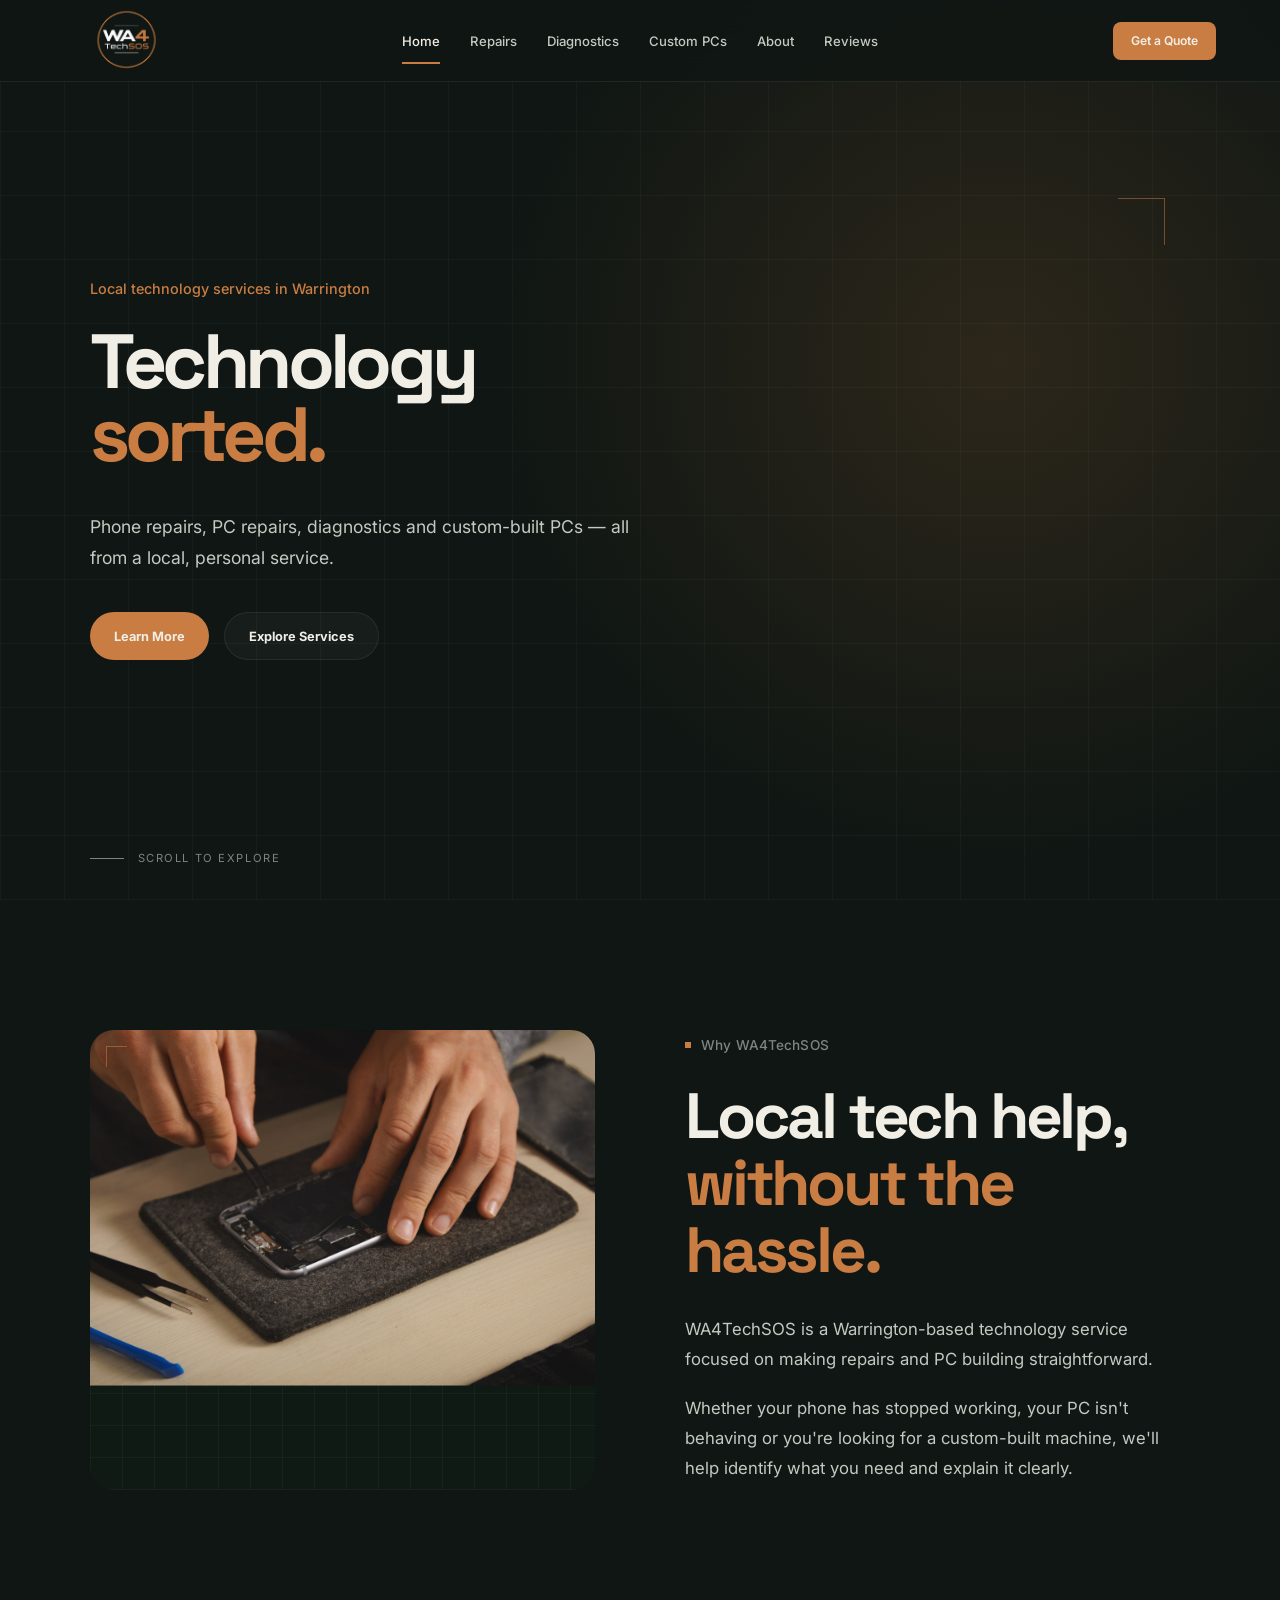
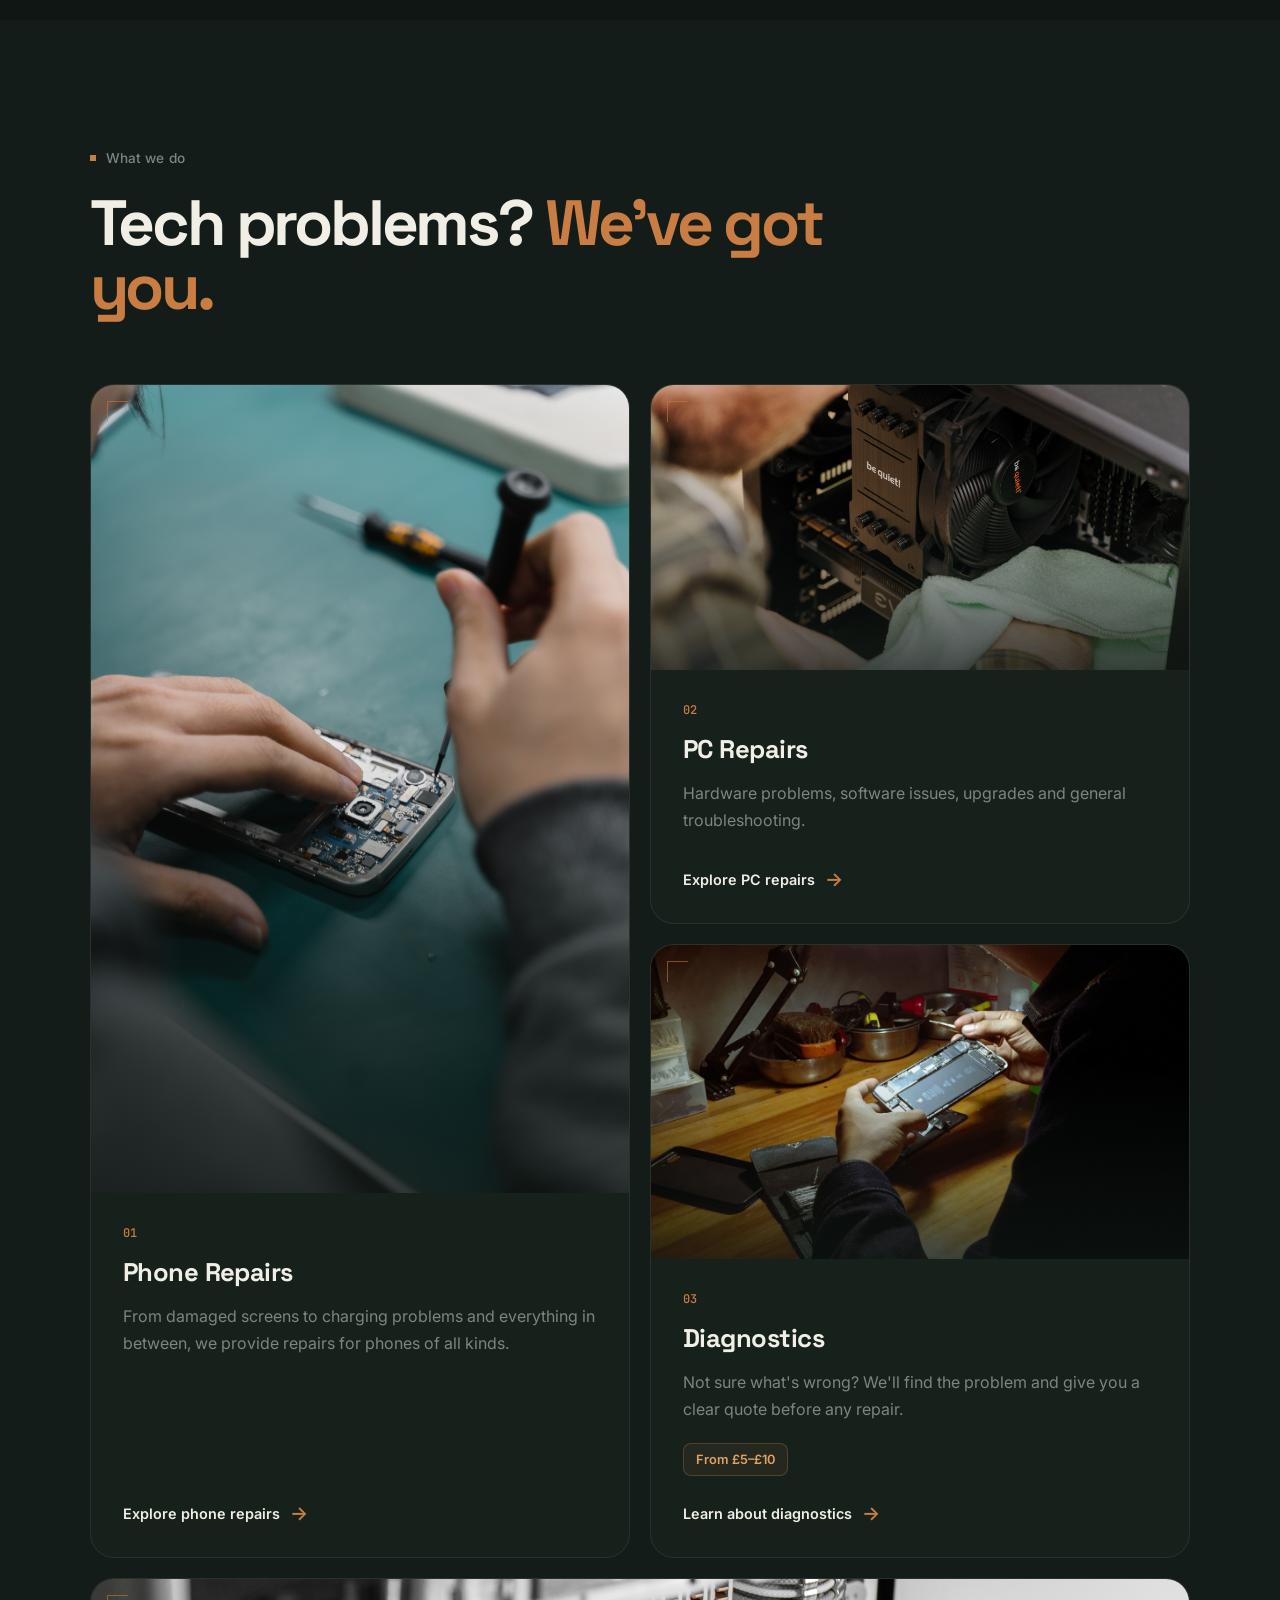
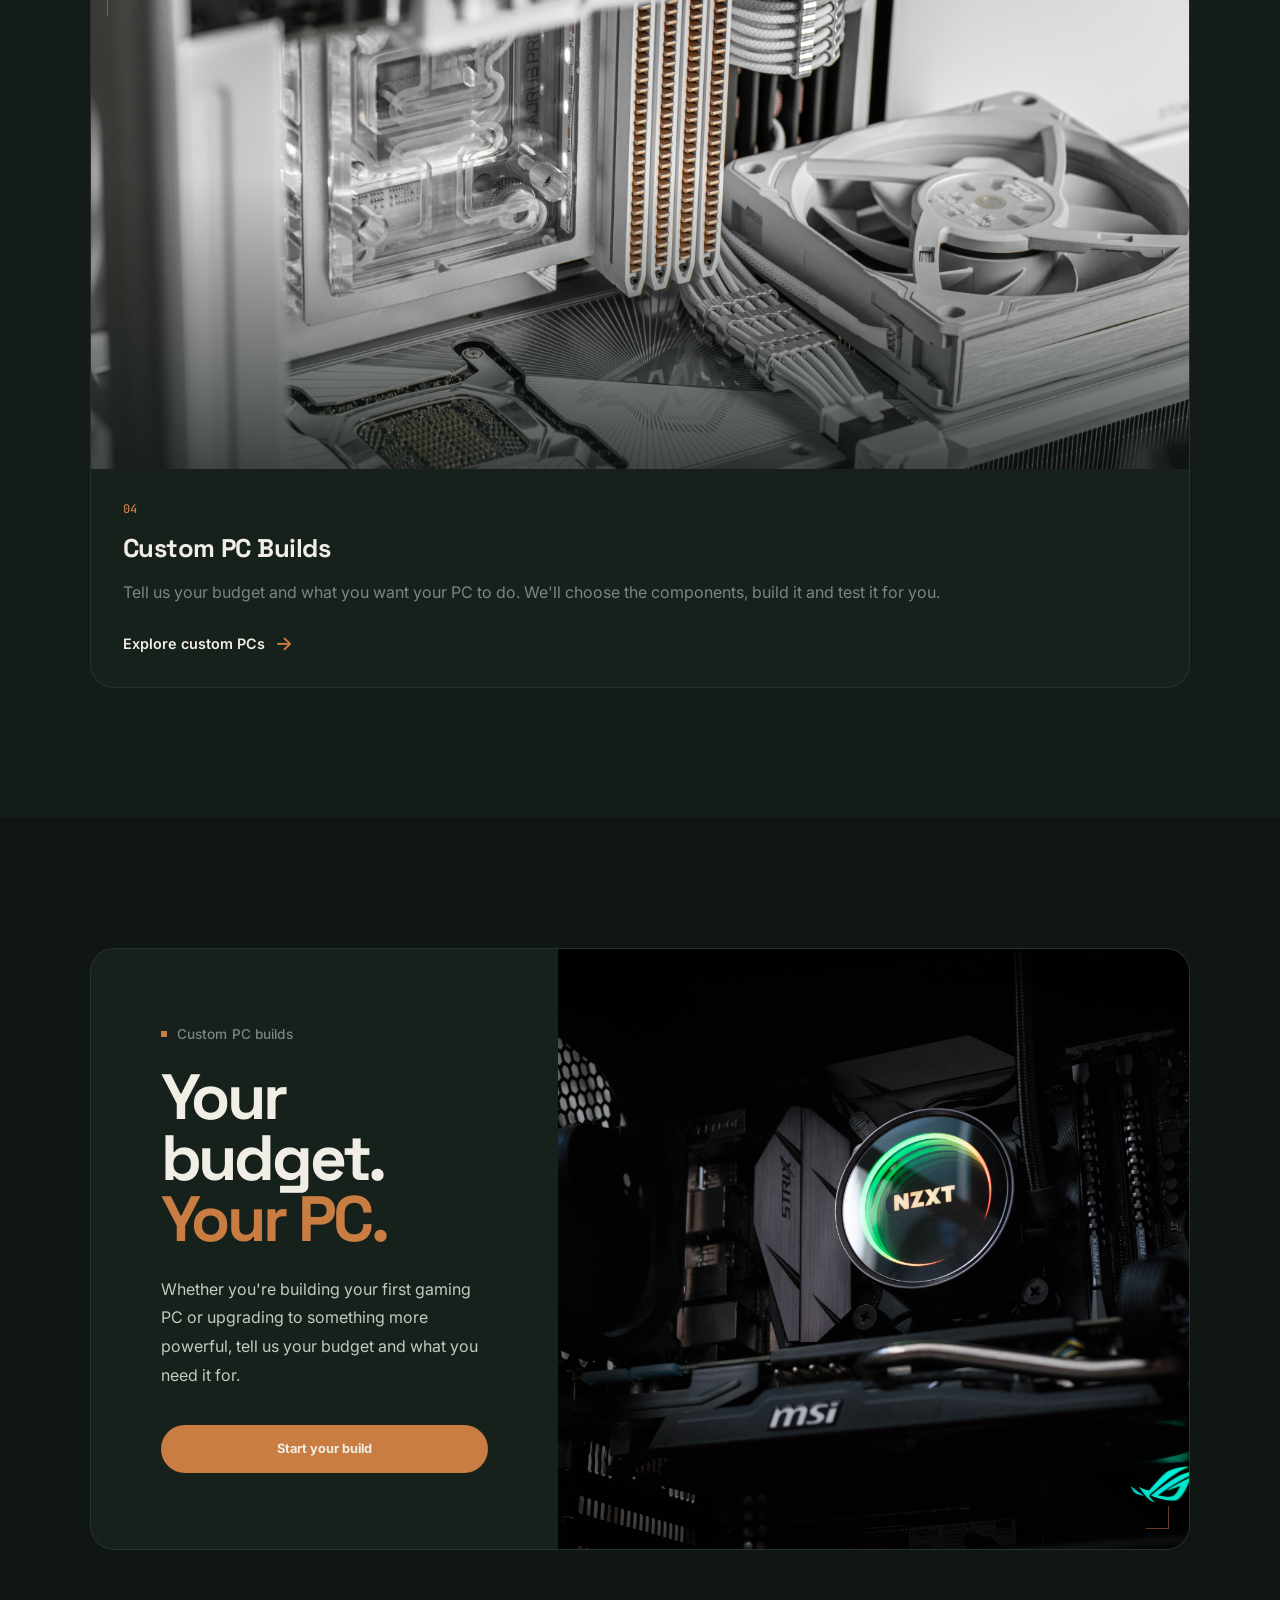
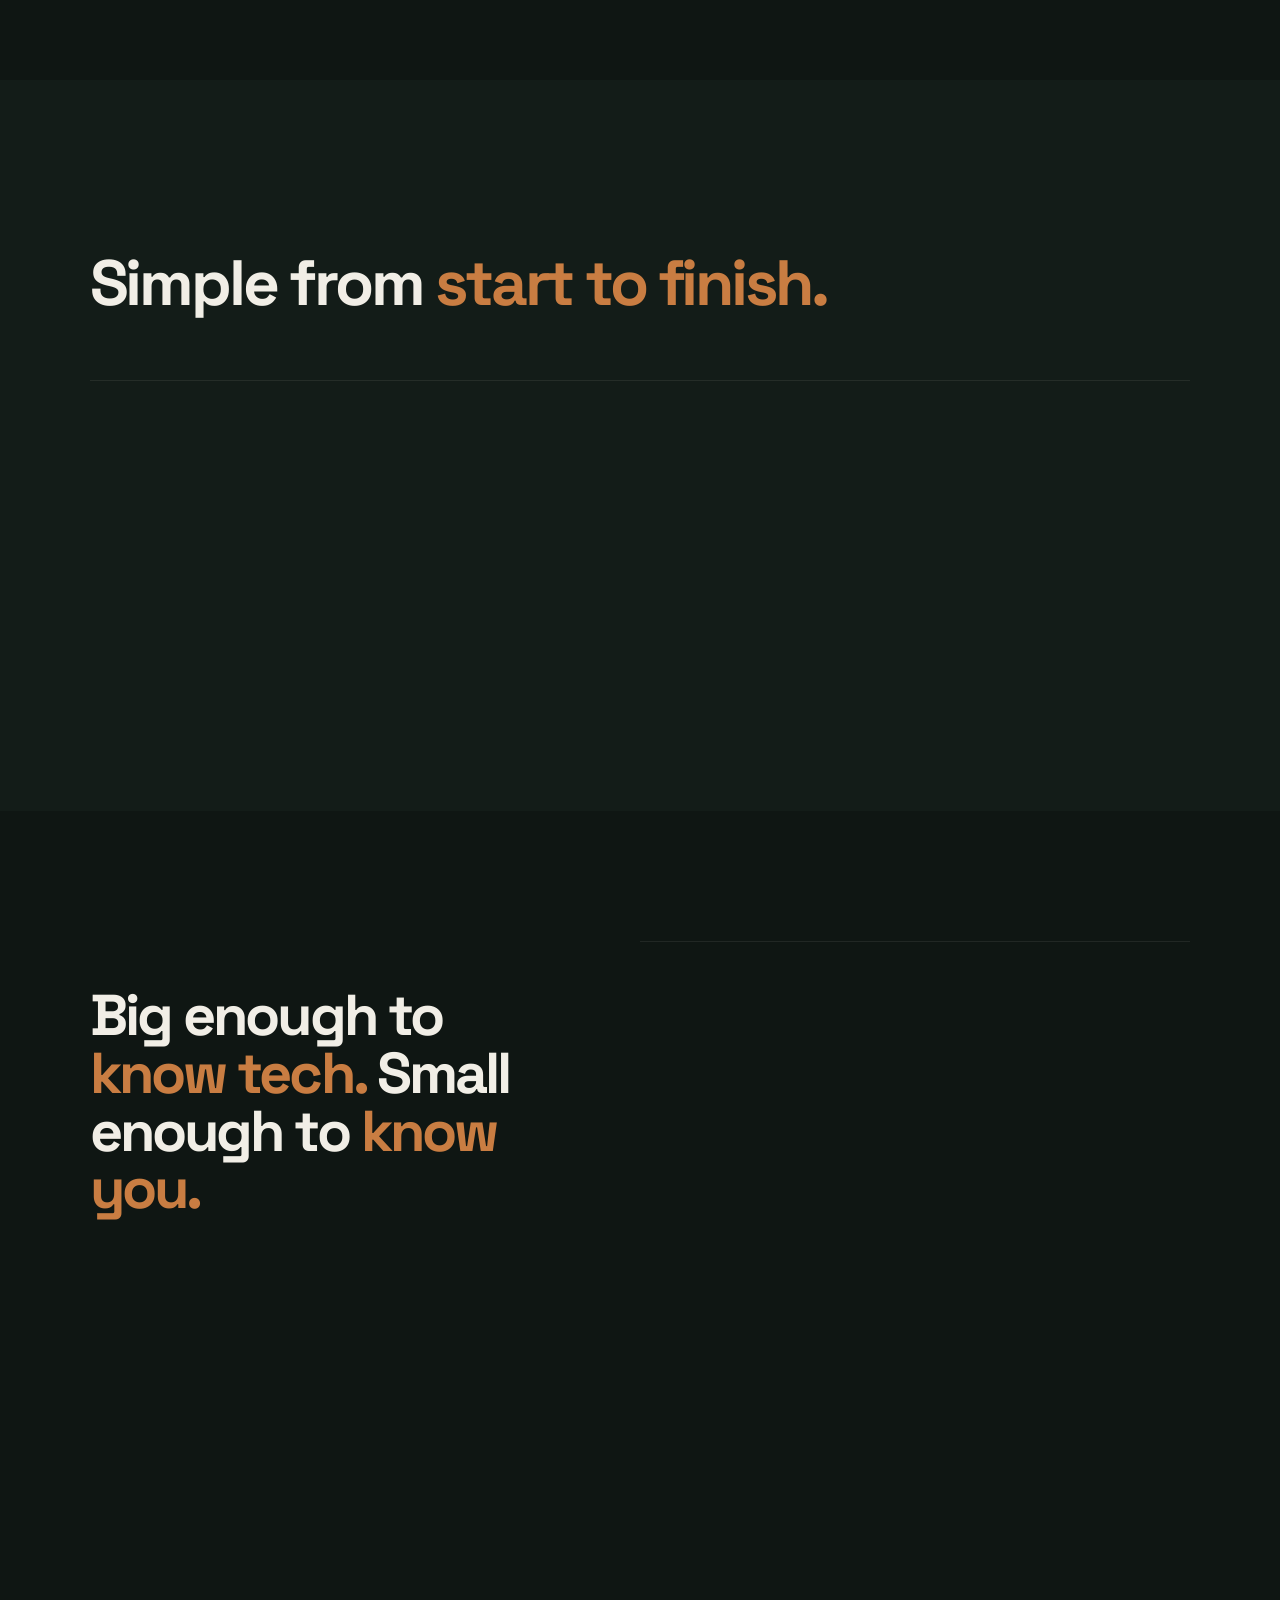
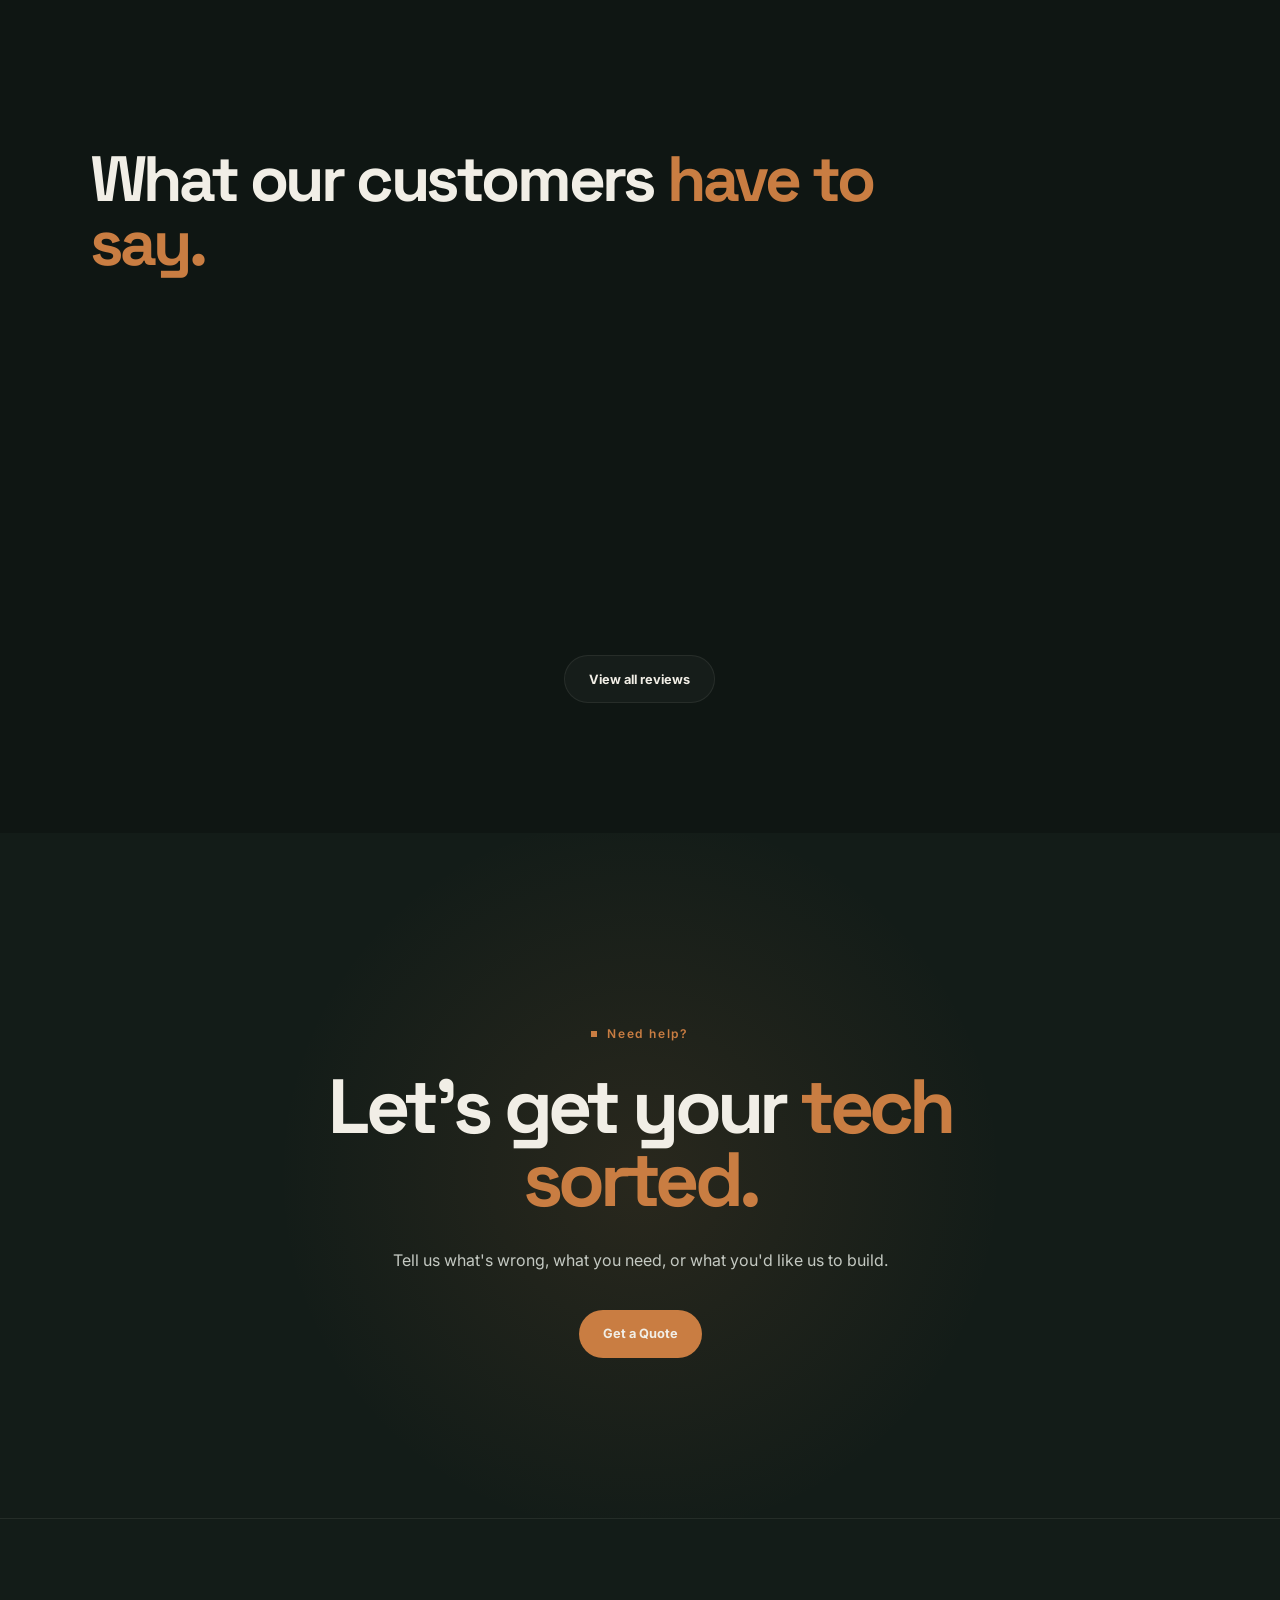
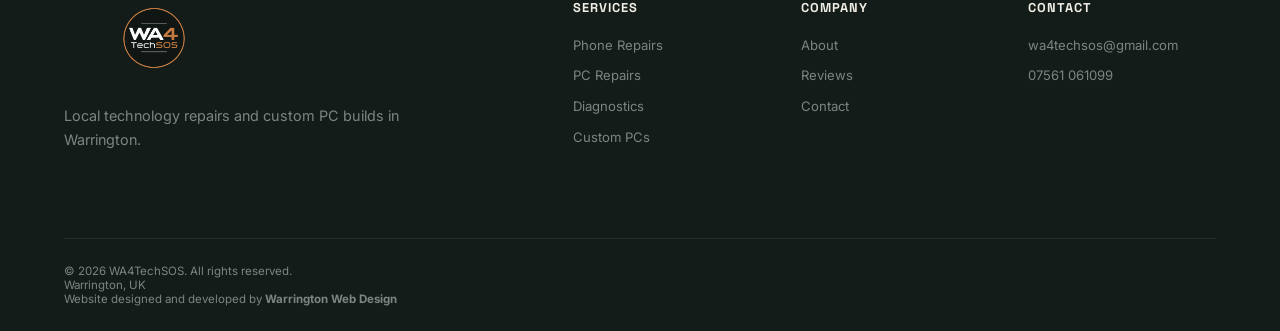
<file: index.html>
<!DOCTYPE html>
<html lang="en">
<head>
    <meta charset="UTF-8">
    <meta name="viewport" content="width=device-width, initial-scale=1.0">

    <title>WA4TechSOS | Phone & PC Repairs in Warrington</title>

    <meta name="description" content="WA4TechSOS provides phone repairs, PC repairs, diagnostics and custom PC builds in Warrington. Local, personal and affordable technology services.">

    <link rel="preconnect" href="https://fonts.googleapis.com">
    <link rel="preconnect" href="https://fonts.gstatic.com" crossorigin>

    <link href="https://fonts.googleapis.com/css2?family=Inter:wght@400;500;600;700&family=Space+Grotesk:wght@500;600;700&family=JetBrains+Mono:wght@500;600&display=swap" rel="stylesheet">

    <link rel="stylesheet" href="css/global.css">
    <link rel="stylesheet" href="css/home.css">
</head>

<body class="home-page">

    <!-- =========================
         NAVIGATION
    ========================== -->

    <header class="navbar">

        <div class="nav-container">

            <a href="index.html" class="logo">
                <img src="images/logo.png" alt="WA4TechSOS">
            </a>

            <nav class="nav-links">

                <a href="index.html" class="active">Home</a>
                <a href="html/repairs.html">Repairs</a>
                <a href="html/diagnostics.html">Diagnostics</a>
                <a href="html/pc-builds.html">Custom PCs</a>
                <a href="html/about.html">About</a>
                <a href="html/reviews.html">Reviews</a>

            </nav>

            <a href="html/about.html#contact" class="nav-cta">
                Get a Quote
            </a>

            <button class="menu-toggle" aria-label="Open navigation">
                <span></span>
                <span></span>
                <span></span>
            </button>

        </div>

    </header>


    <main>

        <!-- =========================
             HERO
        ========================== -->

        <section class="hero">

            <div class="hero-content">

                <p class="hero-label">
                    Local technology services in Warrington
                </p>

                <h1>
                    Technology<br>
                    <span>sorted.</span>
                </h1>

                <p class="hero-text">
                    Phone repairs, PC repairs, diagnostics and
                    custom-built PCs — all from a local,
                    personal service.
                </p>

                <div class="hero-buttons">

                    <a href="html/about.html" class="btn btn-primary">
                        Learn More
                    </a>

                    <a href="#services" class="btn btn-secondary">
                        Explore Services
                    </a>

                </div>

            </div>

            <div class="hero-scroll">
                <span></span>
                Scroll to explore
            </div>

        </section>


        <!-- =========================
             INTRO
        ========================== -->

        <section class="intro section">

            <div class="section-container">

                <div class="intro-grid">

                    <div class="intro-image">
                        <img src="images/home-intro.jpg" alt="Technician repairing a device">
                    </div>

                    <div class="intro-content">

                        <div class="section-label">
                            <p>Why WA4TechSOS</p>
                        </div>

                        <h2>
                            Local tech help,<br>
                            <span>without the hassle.</span>
                        </h2>

                        <div class="intro-text">

                            <p>
                                WA4TechSOS is a Warrington-based technology
                                service focused on making repairs and PC
                                building straightforward.
                            </p>

                            <p>
                                Whether your phone has stopped working,
                                your PC isn't behaving or you're looking
                                for a custom-built machine, we'll help
                                identify what you need and explain it
                                clearly.
                            </p>

                        </div>

                    </div>

                </div>

            </div>

        </section>


        <!-- =========================
             SERVICES
        ========================== -->

        <section class="services section" id="services">

            <div class="section-container">

                <div class="section-heading">

                    <div class="section-label">
                        <p>What we do</p>
                    </div>

                    <h2>
                        Tech problems?
                        <span>We've got you.</span>
                    </h2>

                </div>


                <div class="services-grid">


                    <!-- PHONE REPAIRS -->

                    <article class="service-card service-large">

                        <div class="service-image phone-image">
                            <img src="images/phone-repair.jpg" alt="Phone Repairs">
                        </div>

                        <div class="service-content">

                            <p class="service-number">01</p>

                            <h3>Phone Repairs</h3>

                            <p>
                                From damaged screens to charging
                                problems and everything in between,
                                we provide repairs for phones of
                                all kinds.
                            </p>

                            <a href="html/repairs.html">
                                Explore phone repairs
                                <span>→</span>
                            </a>

                        </div>

                    </article>


                    <!-- PC REPAIRS -->

                    <article class="service-card">

                        <div class="service-image pc-repair-image">
                            <img src="images/pc-repair - Copy.jpg" alt="PC Repairs">
                        </div>

                        <div class="service-content">

                            <p class="service-number">02</p>

                            <h3>PC Repairs</h3>

                            <p>
                                Hardware problems, software issues,
                                upgrades and general troubleshooting.
                            </p>

                            <a href="html/repairs.html">
                                Explore PC repairs
                                <span>→</span>
                            </a>

                        </div>

                    </article>


                    <!-- DIAGNOSTICS -->

                    <article class="service-card">

                        <div class="service-image diagnostic-image">
                            <img src="images/diagnostics.jpg" alt="Diagnostics">
                        </div>

                        <div class="service-content">

                            <p class="service-number">03</p>

                            <h3>Diagnostics</h3>

                            <p>
                                Not sure what's wrong? We'll find the
                                problem and give you a clear quote
                                before any repair.
                            </p>

                            <div class="service-price">
                                From £5–£10
                            </div>

                            <a href="html/diagnostics.html">
                                Learn about diagnostics
                                <span>→</span>
                            </a>

                        </div>

                    </article>


                    <!-- CUSTOM PCS -->

                    <article class="service-card service-wide">

                        <div class="service-image custom-pc-image">
                            <img src="images/custom-pc.jpg" alt="Custom-built PC">
                        </div>

                        <div class="service-content">

                            <p class="service-number">04</p>

                            <h3>Custom PC Builds</h3>

                            <p>
                                Tell us your budget and what you want
                                your PC to do. We'll choose the
                                components, build it and test it for you.
                            </p>

                            <a href="html/pc-builds.html">
                                Explore custom PCs
                                <span>→</span>
                            </a>

                        </div>

                    </article>

                </div>

            </div>

        </section>


        <!-- =========================
             CUSTOM PC FEATURE
        ========================== -->

        <section class="pc-feature section">

            <div class="pc-feature-container">

                <div class="pc-feature-content">

                    <p class="section-label">
                        Custom PC builds
                    </p>

                    <h2>
                        Your budget.<br>
                        <span>Your PC.</span>
                    </h2>

                    <p>
                        Whether you're building your first gaming
                        PC or upgrading to something more powerful,
                        tell us your budget and what you need it for.
                    </p>

                    <a href="html/pc-builds.html" class="btn btn-primary">
                        Start your build
                    </a>

                </div>

                <div class="pc-feature-image">
                    <img src="images/home-pc.jpg" alt="Custom PC Feature">
                </div>

            </div>

        </section>


        <!-- =========================
             HOW IT WORKS
        ========================== -->

        <section class="process section">

            <div class="section-container">

                <div class="section-heading">

                    <div class="section-label">
                        <p>How it works</p>
                    </div>

                    <h2>
                        Simple from
                        <span>start to finish.</span>
                    </h2>

                </div>


                <div class="process-grid">

                    <div class="process-step">

                        <span>01</span>

                        <h3>Tell us the problem</h3>

                        <p>
                            Get in touch and tell us what's wrong
                            with your device or what you're looking for.
                        </p>

                    </div>


                    <div class="process-step">

                        <span>02</span>

                        <h3>We diagnose it</h3>

                        <p>
                            We'll investigate the problem and
                            explain what's causing it.
                        </p>

                    </div>


                    <div class="process-step">

                        <span>03</span>

                        <h3>Get your quote</h3>

                        <p>
                            You'll know what needs doing and how
                            much it will cost before the repair.
                        </p>

                    </div>


                    <div class="process-step">

                        <span>04</span>

                        <h3>We fix it</h3>

                        <p>
                            Once you're happy to go ahead,
                            we'll get your technology working again.
                        </p>

                    </div>

                </div>

            </div>

        </section>


        <!-- =========================
             WHY CHOOSE US
        ========================== -->

        <section class="why-us section">

            <div class="section-container">

                <div class="why-grid">

                    <div class="why-heading">

                        <div class="section-label">
                            <p>What sets us apart</p>
                        </div>

                        <h2>
                            Big enough to
                            <span>know tech.</span>
                            Small enough to
                            <span>know you.</span>
                        </h2>

                    </div>


                    <div class="why-list">

                        <div class="why-item">

                            <span class="why-number">01</span>

                            <div>
                                <h3>Local</h3>

                                <p>
                                    Based in Warrington and focused
                                    on serving the local community.
                                </p>
                            </div>

                        </div>


                        <div class="why-item">

                            <span class="why-number">02</span>

                            <div>
                                <h3>Personal</h3>

                                <p>
                                    Speak directly to the person
                                    working on your technology.
                                </p>
                            </div>

                        </div>


                        <div class="why-item">

                            <span class="why-number">03</span>

                            <div>
                                <h3>Straightforward</h3>

                                <p>
                                    We'll explain what's wrong in
                                    a way that actually makes sense.
                                </p>
                            </div>

                        </div>


                        <div class="why-item">

                            <span class="why-number">04</span>

                            <div>
                                <h3>Affordable</h3>

                                <p>
                                    A local alternative to expensive
                                    high-street repair services.
                                </p>
                            </div>

                        </div>

                    </div>

                </div>

            </div>

        </section>

        <!-- =========================
             REVIEWS
        ========================== -->

        <section class="reviews-preview section">

            <div class="section-container">

                <div class="section-heading reviews-heading">

                    <div class="section-label">
                        <p>Customer reviews</p>
                    </div>

                    <h2>
                        What our customers
                        <span>have to say.</span>
                    </h2>

                </div>


                <div class="reviews-grid">

                    <!--
                        Replace these placeholders with
                        genuine customer reviews once available.
                    -->

                    <article class="review-card">

                        <div class="stars">
                            ★★★★★
                        </div>

                        <p class="review-text">
                            Customer reviews will appear here once
                            WA4TechSOS begins serving customers.
                        </p>

                        <p class="review-author">
                            — WA4TechSOS customer
                        </p>

                    </article>


                    <article class="review-card review-card-empty">

                        <p>
                            Genuine customer feedback will be
                            displayed here.
                        </p>

                        <a href="html/reviews.html">
                            View reviews →
                        </a>

                    </article>

                </div>


                <div class="reviews-button">

                    <a href="html/reviews.html" class="btn btn-secondary">
                        View all reviews
                    </a>

                </div>

            </div>

        </section>


        <!-- =========================
             FINAL CTA
        ========================== -->

        <section class="final-cta section">

            <div class="final-cta-content">

                <p class="section-label">
                    Need help?
                </p>

                <h2>
                    Let's get your
                    <span>tech sorted.</span>
                </h2>

                <p>
                    Tell us what's wrong, what you need,
                    or what you'd like us to build.
                </p>

                <a href="html/about.html#contact" class="btn btn-primary">
                    Get a Quote
                </a>

            </div>

        </section>

    </main>


    <!-- =========================
         FOOTER
    ========================== -->

    <footer class="footer">

        <div class="footer-container">

            <div class="footer-brand">

                <img src="images/logo.png" alt="WA4TechSOS">

                <p>
                    Local technology repairs and
                    custom PC builds in Warrington.
                </p>

            </div>


            <div class="footer-links">

                <div>

                    <h4>Services</h4>

                    <a href="html/repairs.html">Phone Repairs</a>
                    <a href="html/repairs.html">PC Repairs</a>
                    <a href="html/diagnostics.html">Diagnostics</a>
                    <a href="html/pc-builds.html">Custom PCs</a>

                </div>


                <div>

                    <h4>Company</h4>

                    <a href="html/about.html">About</a>
                    <a href="html/reviews.html">Reviews</a>
                    <a href="html/about.html#contact">Contact</a>

                </div>


                <div>

                    <h4>Contact</h4>

                    <a href="mailto:wa4techsos@gmail.com">
                        wa4techsos@gmail.com
                    </a>

                    <a href="tel:07561061099">
                        07561 061099
                    </a>

                </div>

            </div>

        </div>


        <div class="footer-bottom">

            <p>
                © 2026 WA4TechSOS. All rights reserved.
            </p>

            <p>
                Warrington, UK
            </p>

            <p>
                Website designed and developed by <strong>Warrington Web Design</strong>
            </p>

        </div>

    </footer>


    <script src="js/main.js"></script>

</body>
</html>
</file>
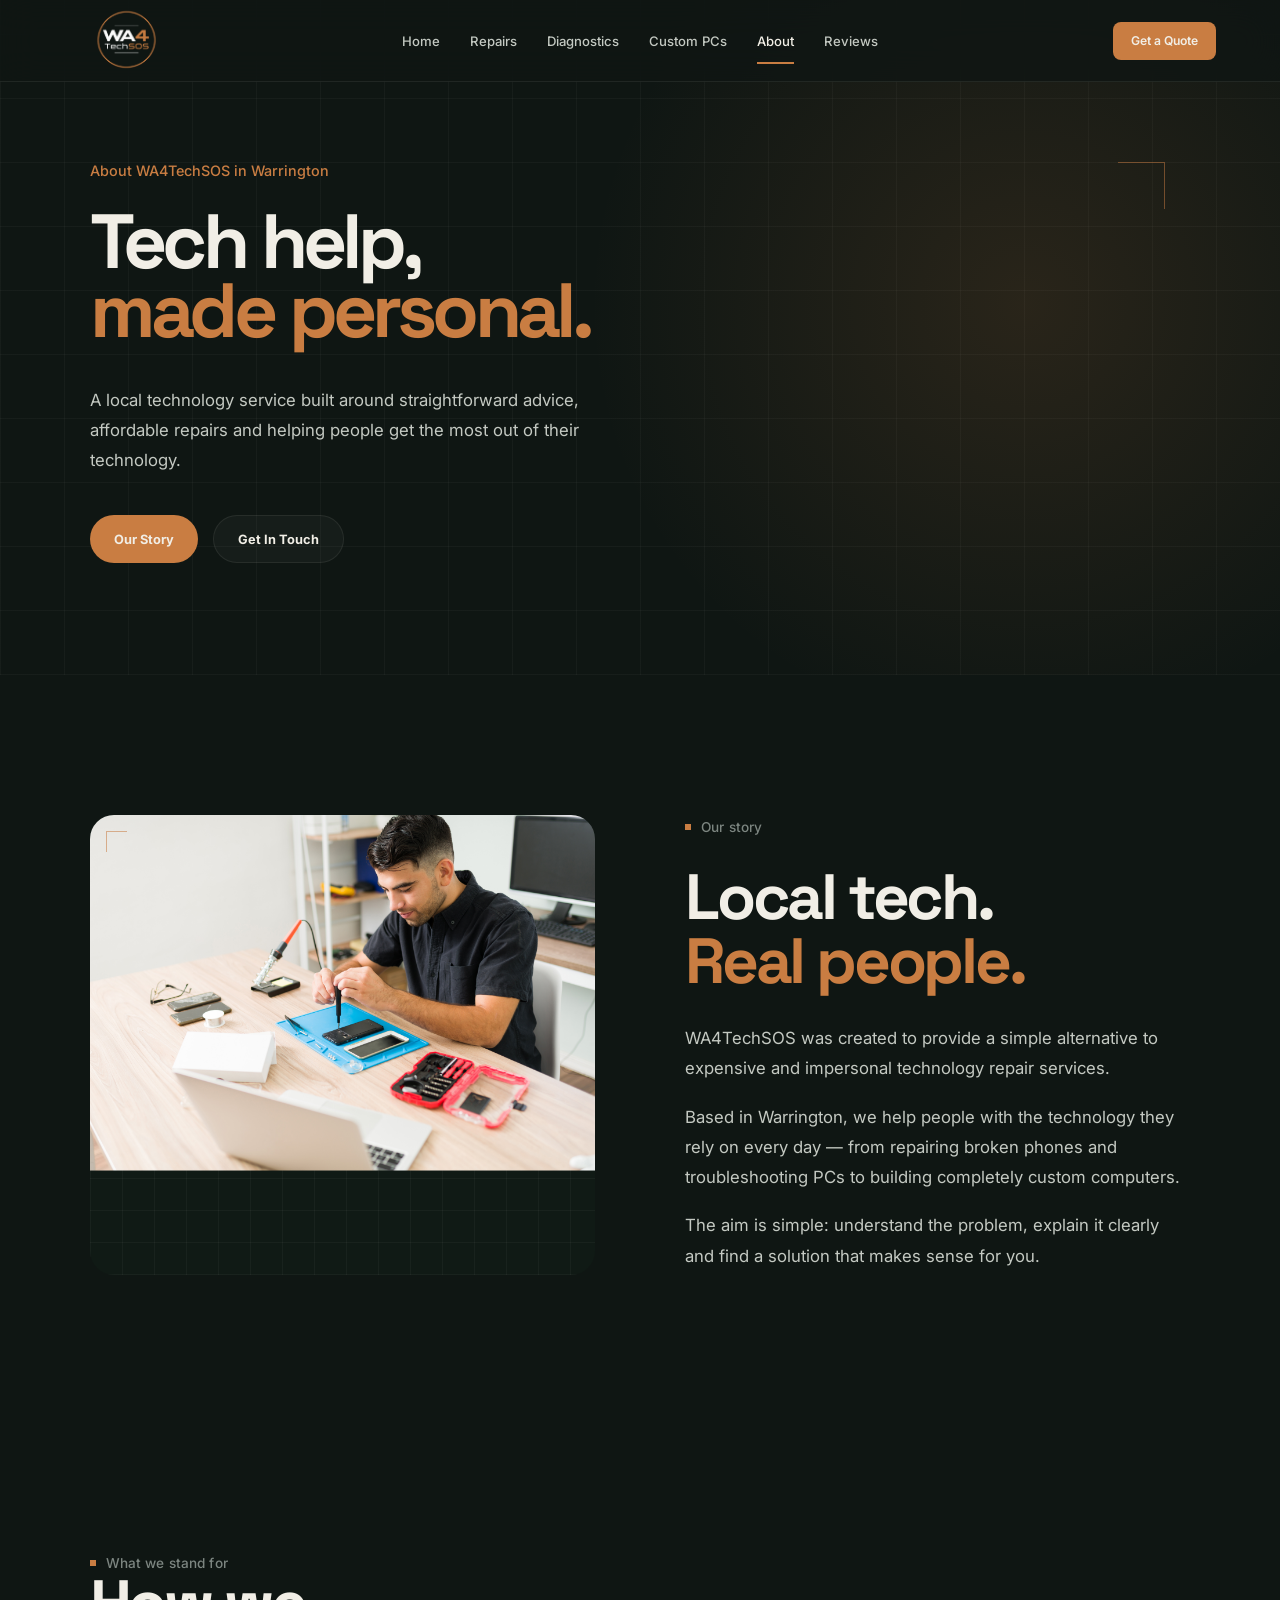
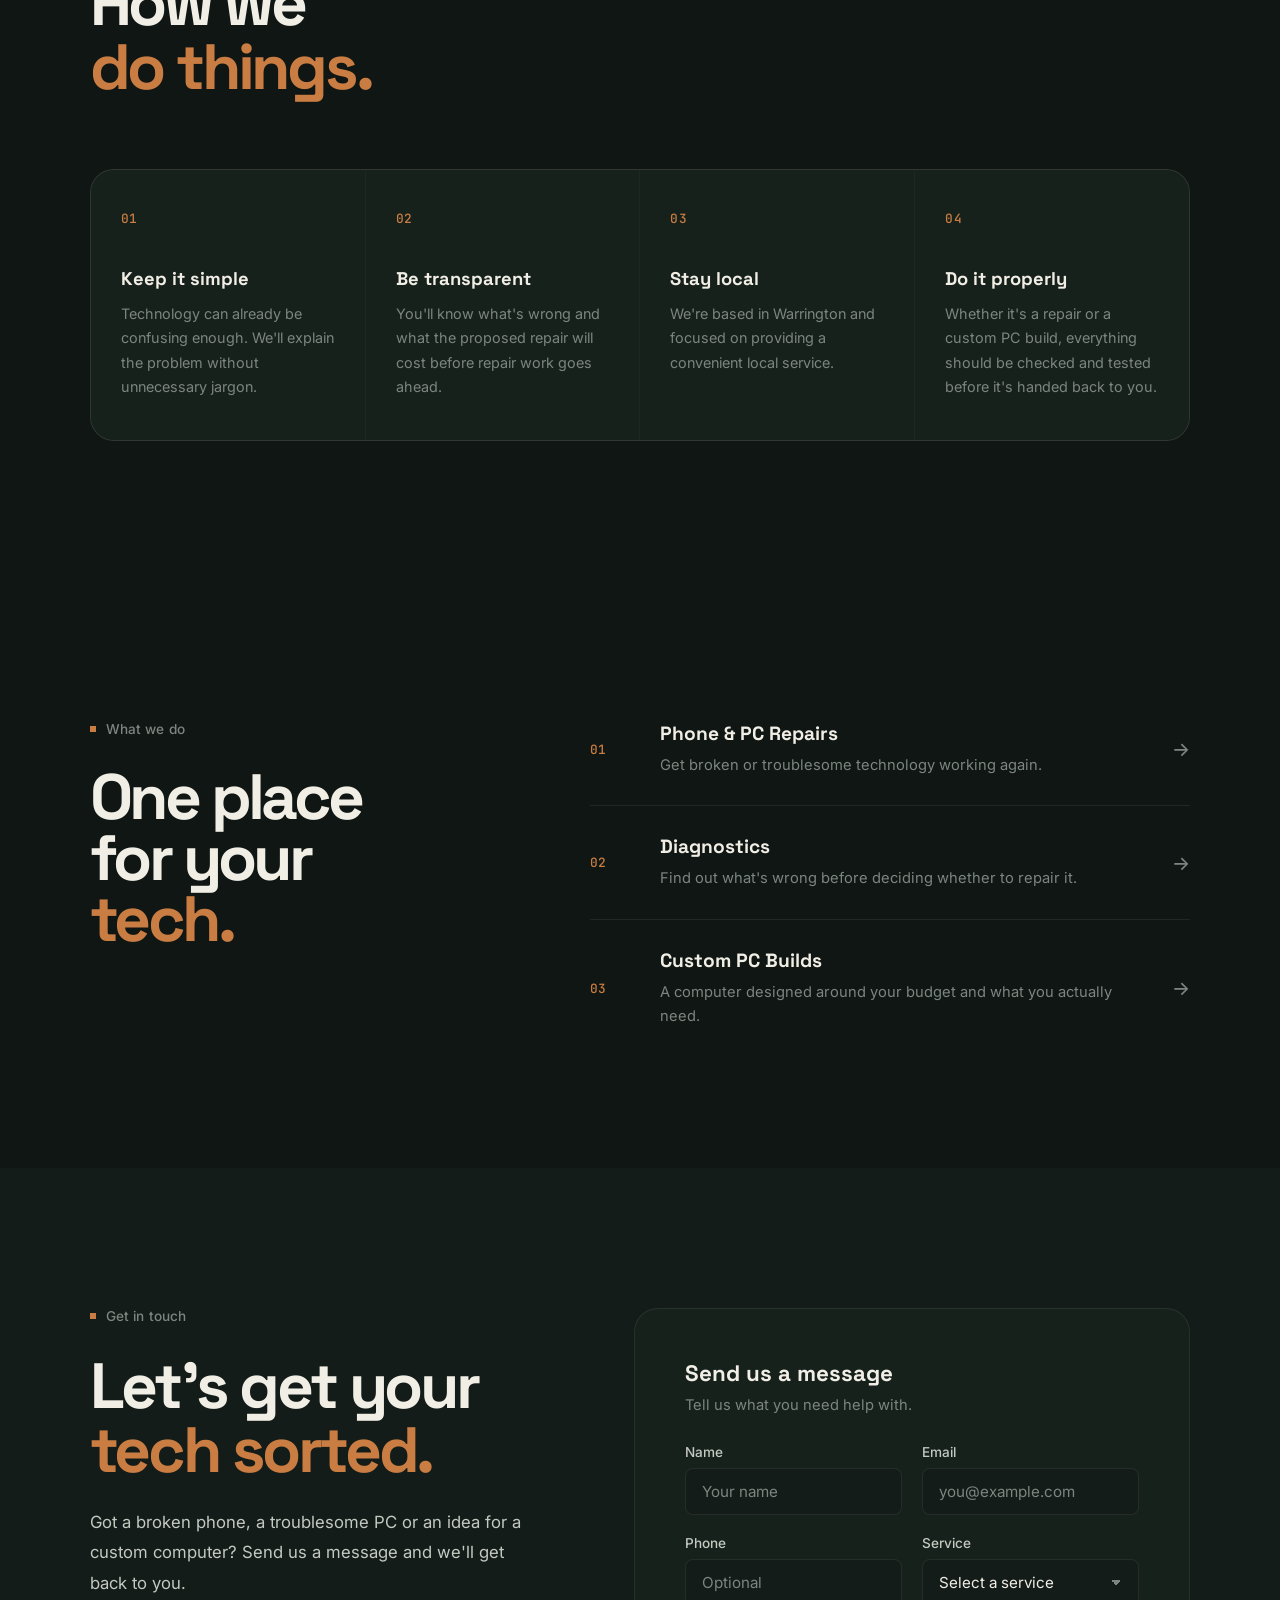
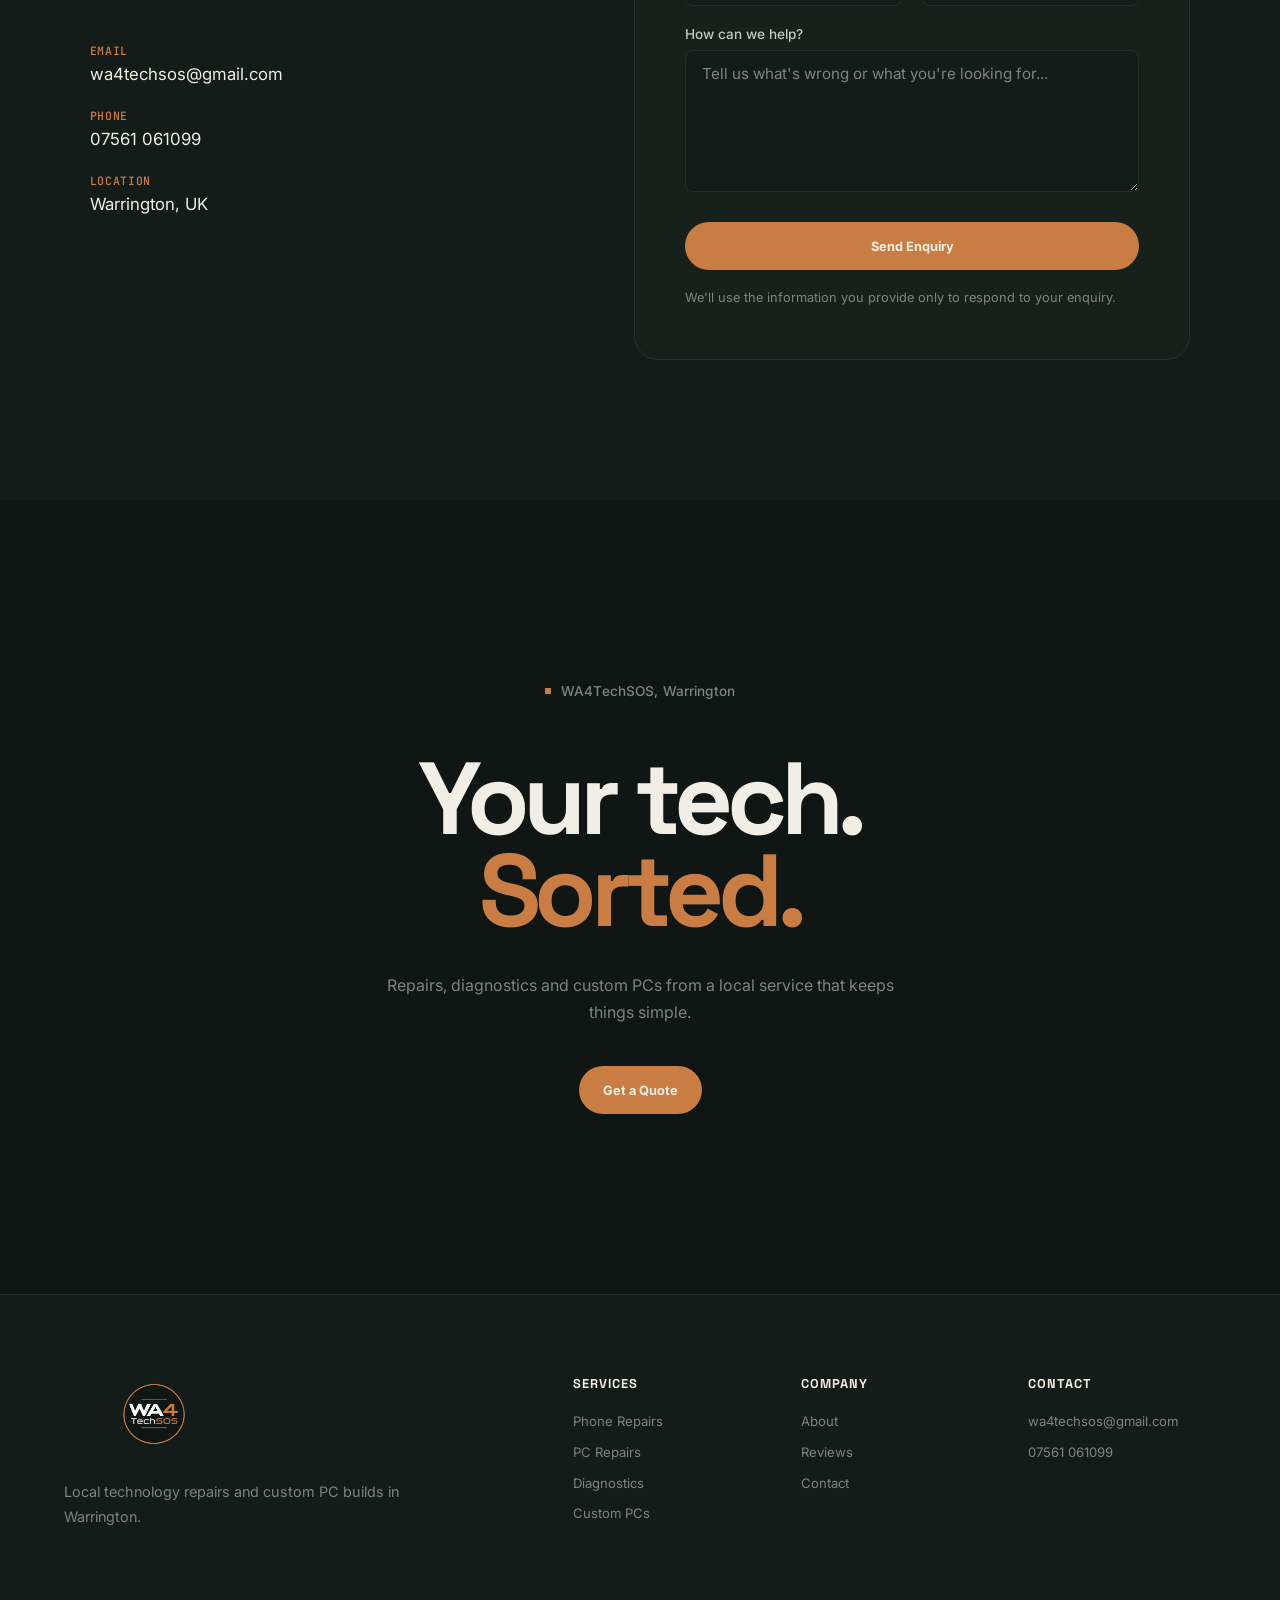
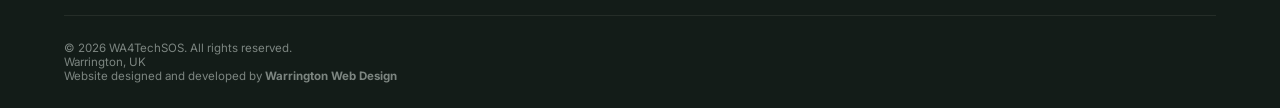
<file: html/about.html>
<!DOCTYPE html>
<html lang="en">
<head>
    <meta charset="UTF-8">
    <meta name="viewport" content="width=device-width, initial-scale=1.0">

    <title>About WA4TechSOS | Local Tech Repairs in Warrington</title>

    <meta name="description" content="Learn about WA4TechSOS, a local Warrington technology service providing phone repairs, PC repairs, diagnostics and custom PC builds.">

    <link rel="preconnect" href="https://fonts.googleapis.com">
    <link rel="preconnect" href="https://fonts.gstatic.com" crossorigin>

    <link href="https://fonts.googleapis.com/css2?family=Inter:wght@400;500;600;700&family=Space+Grotesk:wght@500;600;700&family=JetBrains+Mono:wght@500;600&display=swap" rel="stylesheet">

    <link rel="stylesheet" href="../css/global.css">
    <link rel="stylesheet" href="../css/about.css">
</head>

<body class="about-page">


<!-- NAVBAR -->

<header class="navbar">

    <div class="nav-container">

        <a href="../index.html" class="logo">
            <img src="../images/logo.png" alt="WA4TechSOS">
        </a>

        <nav class="nav-links">

            <a href="../index.html">Home</a>

            <a href="repairs.html">Repairs</a>

            <a href="diagnostics.html">Diagnostics</a>

            <a href="pc-builds.html">Custom PCs</a>

            <a href="about.html" class="active">About</a>

            <a href="reviews.html">Reviews</a>

        </nav>

        <a href="#contact" class="nav-cta">
            Get a Quote
        </a>

        <button class="menu-toggle" aria-label="Open navigation">

            <span></span>
            <span></span>
            <span></span>

        </button>

    </div>

</header>


<main>


    <!-- HERO -->

    <section class="page-hero about-hero">

        <div class="page-hero-content">

            <p class="hero-label">
                About WA4TechSOS in Warrington
            </p>

            <h1>
                Tech help,<br>
                <span>made personal.</span>
            </h1>

            <p class="hero-text">
                A local technology service built around straightforward
                advice, affordable repairs and helping people get the
                most out of their technology.
            </p>

            <div class="hero-buttons">

                <a href="#our-story" class="btn btn-primary">
                    Our Story
                </a>

                <a href="#contact" class="btn btn-secondary">
                    Get In Touch
                </a>

            </div>

        </div>

    </section>


    <!-- INTRO -->

    <section class="about-intro section" id="our-story">

        <div class="section-container">

            <div class="intro-grid">

                <div class="intro-image">
                    <img src="../images/about-intro.jpg" alt="WA4TechSOS workspace">
                </div>

                <div class="intro-content">

                    <div class="section-label">
                        <p>Our story</p>
                    </div>

                    <h2>
                        Local tech.<br>
                        <span>Real people.</span>
                    </h2>

                    <div class="intro-text">

                        <p>
                            WA4TechSOS was created to provide a simple alternative
                            to expensive and impersonal technology repair services.
                        </p>

                        <p>
                            Based in Warrington, we help people with the technology
                            they rely on every day — from repairing broken phones
                            and troubleshooting PCs to building completely
                            custom computers.
                        </p>

                        <p>
                            The aim is simple: understand the problem, explain it
                            clearly and find a solution that makes sense for you.
                        </p>

                    </div>

                </div>

            </div>

        </div>

    </section>

    <!-- VALUES -->

    <section class="values section">

        <div class="section-container">

            <div class="section-heading">

                <div class="section-label">
                    <p>What we stand for</p>
                </div>

                <h2>
                    How we<br>
                    <span>do things.</span>
                </h2>

            </div>


            <div class="values-grid">


                <article class="value-card">

                    <span class="value-number">
                        01
                    </span>

                    <h3>
                        Keep it simple
                    </h3>

                    <p>
                        Technology can already be confusing enough.
                        We'll explain the problem without unnecessary
                        jargon.
                    </p>

                </article>


                <article class="value-card">

                    <span class="value-number">
                        02
                    </span>

                    <h3>
                        Be transparent
                    </h3>

                    <p>
                        You'll know what's wrong and what the proposed
                        repair will cost before repair work goes ahead.
                    </p>

                </article>


                <article class="value-card">

                    <span class="value-number">
                        03
                    </span>

                    <h3>
                        Stay local
                    </h3>

                    <p>
                        We're based in Warrington and focused on providing
                        a convenient local service.
                    </p>

                </article>


                <article class="value-card">

                    <span class="value-number">
                        04
                    </span>

                    <h3>
                        Do it properly
                    </h3>

                    <p>
                        Whether it's a repair or a custom PC build,
                        everything should be checked and tested before
                        it's handed back to you.
                    </p>

                </article>


            </div>

        </div>

    </section>


    <!-- SERVICES -->

    <section class="about-services section">

        <div class="section-container">

            <div class="about-services-grid">


                <div class="about-services-heading">

                    <div class="section-label">
                        <p>What we do</p>
                    </div>

                    <h2>
                        One place<br>
                        for your<br>
                        <span>tech.</span>
                    </h2>

                </div>


                <div class="about-services-list">


                    <a href="repairs.html" class="about-service">

                        <span>01</span>

                        <div>

                            <h3>
                                Phone &amp; PC Repairs
                            </h3>

                            <p>
                                Get broken or troublesome technology
                                working again.
                            </p>

                        </div>

                        <strong>→</strong>

                    </a>


                    <a href="diagnostics.html" class="about-service">

                        <span>02</span>

                        <div>

                            <h3>
                                Diagnostics
                            </h3>

                            <p>
                                Find out what's wrong before deciding
                                whether to repair it.
                            </p>

                        </div>

                        <strong>→</strong>

                    </a>


                    <a href="pc-builds.html" class="about-service">

                        <span>03</span>

                        <div>

                            <h3>
                                Custom PC Builds
                            </h3>

                            <p>
                                A computer designed around your budget
                                and what you actually need.
                            </p>

                        </div>

                        <strong>→</strong>

                    </a>


                </div>

            </div>

        </div>

    </section>


    <!-- CONTACT -->

    <section class="about-contact section" id="contact">

        <div class="section-container">

            <div class="contact-grid">


                <!-- CONTACT INFORMATION -->

                <div class="contact-info">

                    <div class="section-label">
                        <p>Get in touch</p>
                    </div>

                    <h2>
                        Let's get your<br>
                        <span>tech sorted.</span>
                    </h2>

                    <p class="contact-intro">
                        Got a broken phone, a troublesome PC or an idea
                        for a custom computer? Send us a message and
                        we'll get back to you.
                    </p>


                    <div class="contact-details">


                        <div class="contact-detail">

                            <span>Email</span>

                            <a href="mailto:wa4techsos@gmail.com">
                                wa4techsos@gmail.com
                            </a>

                        </div>


                        <div class="contact-detail">

                            <span>Phone</span>

                            <a href="tel:07561061099">
                                07561 061099
                            </a>

                        </div>


                        <div class="contact-detail">

                            <span>Location</span>

                            <p>
                                Warrington, UK
                            </p>

                        </div>


                    </div>

                </div>


                <!-- CONTACT FORM -->

                <div class="contact-form-wrapper">

                    <form
                        class="contact-form"
                        action="https://formspree.io/f/xeaqvljl"
                        method="POST"
                    >

                        <div class="form-heading">

                            <h3>
                                Send us a message
                            </h3>

                            <p>
                                Tell us what you need help with.
                            </p>

                        </div>


                        <div class="form-row">

                            <div class="form-group">

                                <label for="name">
                                    Name
                                </label>

                                <input
                                    type="text"
                                    id="name"
                                    name="name"
                                    placeholder="Your name"
                                    required
                                >

                            </div>


                            <div class="form-group">

                                <label for="email">
                                    Email
                                </label>

                                <input
                                    type="email"
                                    id="email"
                                    name="email"
                                    placeholder="you@example.com"
                                    required
                                >

                            </div>

                        </div>


                        <div class="form-row">

                            <div class="form-group">

                                <label for="phone">
                                    Phone
                                </label>

                                <input
                                    type="tel"
                                    id="phone"
                                    name="phone"
                                    placeholder="Optional"
                                >

                            </div>


                            <div class="form-group">

                                <label for="service">
                                    Service
                                </label>

                                <select
                                    id="service"
                                    name="service"
                                    required
                                >

                                    <option value="" disabled selected>
                                        Select a service
                                    </option>

                                    <option value="Phone Repair">
                                        Phone Repair
                                    </option>

                                    <option value="PC Repair">
                                        PC Repair
                                    </option>

                                    <option value="Diagnostics">
                                        Diagnostics
                                    </option>

                                    <option value="Custom PC Build">
                                        Custom PC Build
                                    </option>

                                    <option value="Other">
                                        Other
                                    </option>

                                </select>

                            </div>

                        </div>


                        <div class="form-group">

                            <label for="message">
                                How can we help?
                            </label>

                            <textarea
                                id="message"
                                name="message"
                                rows="6"
                                placeholder="Tell us what's wrong or what you're looking for..."
                                required
                            ></textarea>

                        </div>


                        <input
                            type="hidden"
                            name="_subject"
                            value="New WA4TechSOS Website Enquiry"
                        >


                        <button
                            type="submit"
                            class="btn btn-primary form-submit"
                        >
                            Send Enquiry
                        </button>


                        <p class="form-note">
                            We'll use the information you provide only
                            to respond to your enquiry.
                        </p>

                    </form>

                </div>

            </div>

        </div>

    </section>


    <!-- FINAL CTA -->

    <section class="final-cta section">

        <div class="final-cta-content">

            <p class="section-label">
                WA4TechSOS, Warrington
            </p>

            <h2>
                Your tech.<br>
                <span>Sorted.</span>
            </h2>

            <p>
                Repairs, diagnostics and custom PCs from a local service
                that keeps things simple.
            </p>

            <a href="#contact" class="btn btn-primary">
                Get a Quote
            </a>

        </div>

    </section>


</main>


<!-- FOOTER -->

<footer class="footer">

    <div class="footer-container">


        <div class="footer-brand">

            <img src="../images/logo.png" alt="WA4TechSOS">

            <p>
                Local technology repairs and custom PC builds in Warrington.
            </p>

        </div>


        <div class="footer-links">


            <div>

                <h4>Services</h4>

                <a href="repairs.html">
                    Phone Repairs
                </a>

                <a href="repairs.html">
                    PC Repairs
                </a>

                <a href="diagnostics.html">
                    Diagnostics
                </a>

                <a href="pc-builds.html">
                    Custom PCs
                </a>

            </div>


            <div>

                <h4>Company</h4>

                <a href="about.html">
                    About
                </a>

                <a href="reviews.html">
                    Reviews
                </a>

                <a href="#contact">
                    Contact
                </a>

            </div>


            <div>

                <h4>Contact</h4>

                <a href="mailto:wa4techsos@gmail.com">
                    wa4techsos@gmail.com
                </a>

                <a href="tel:07561061099">
                    07561 061099
                </a>

            </div>

        </div>

    </div>


    <div class="footer-bottom">

        <p>
            © 2026 WA4TechSOS. All rights reserved.
        </p>

        <p>
            Warrington, UK
        </p>

        <p>
            Website designed and developed by <strong>Warrington Web Design</strong>
        </p>

    </div>

</footer>


<script src="../js/main.js"></script>

</body>
</html>
</file>
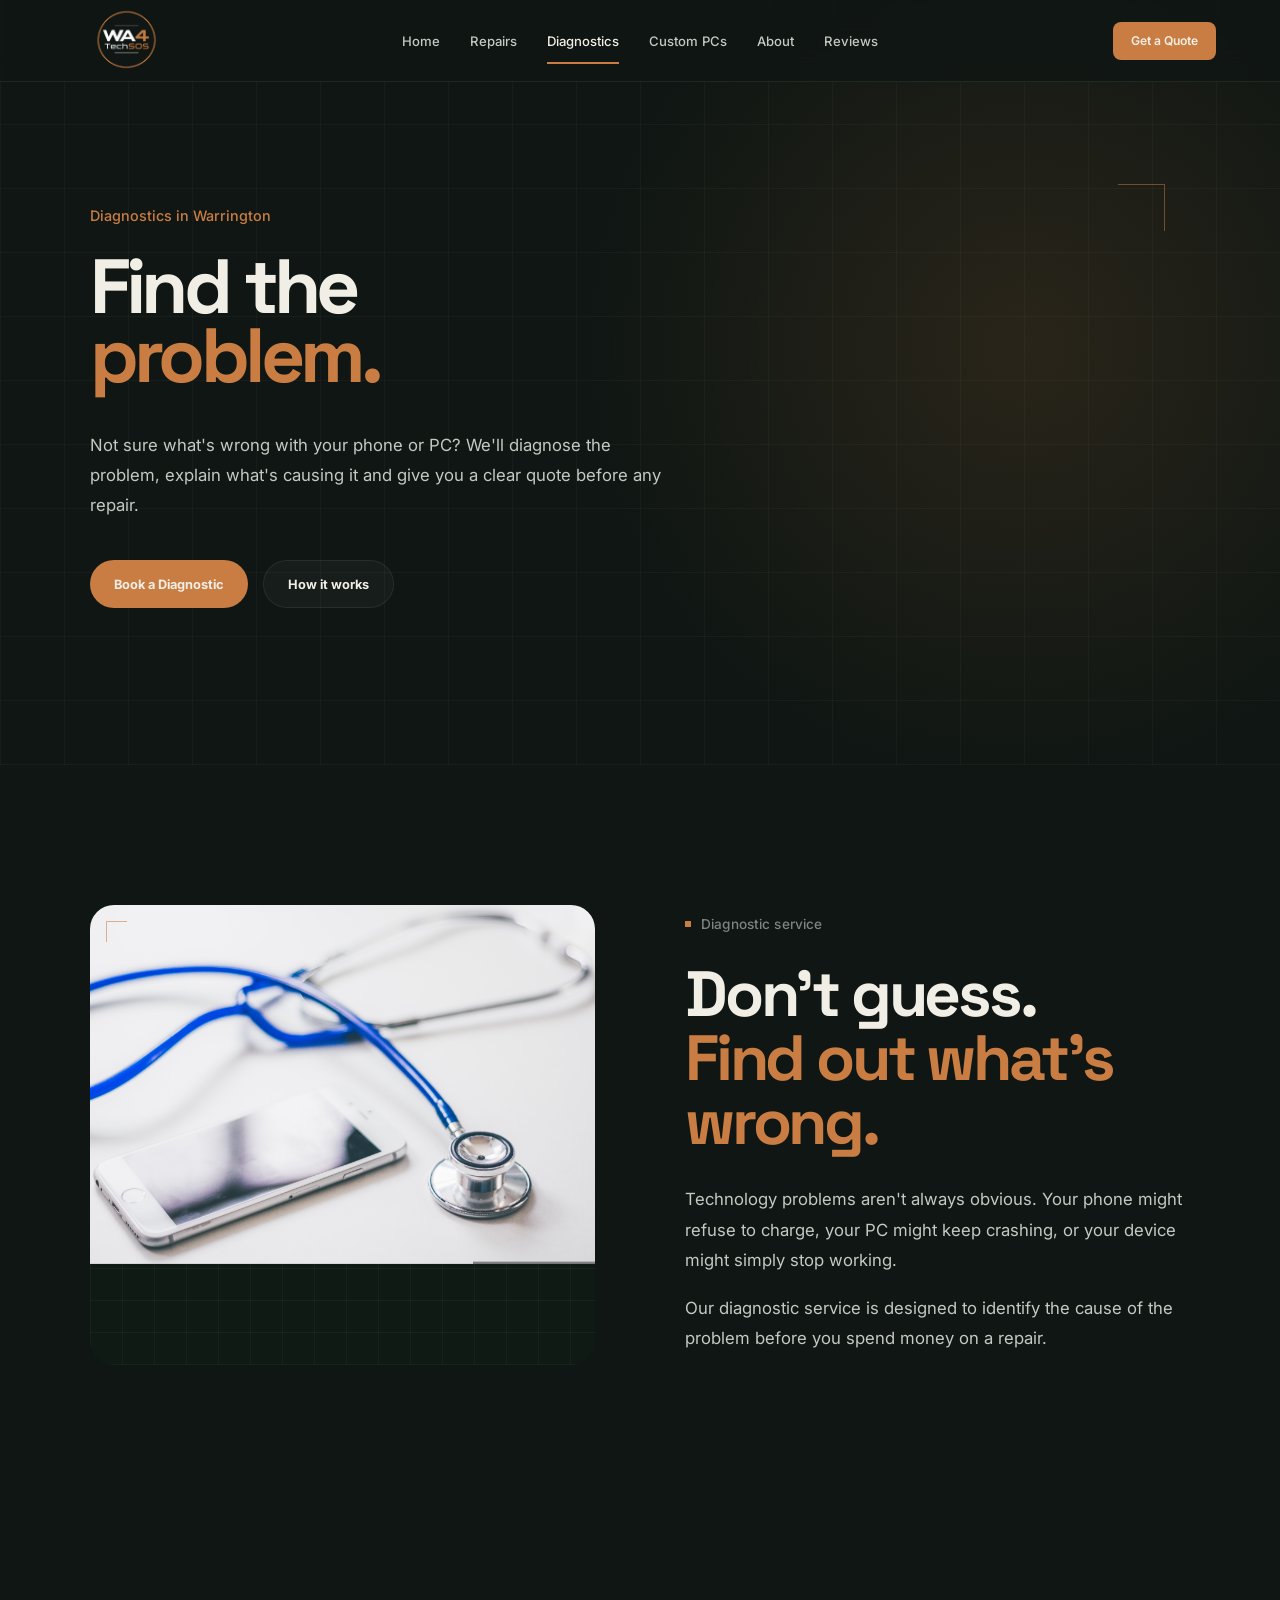
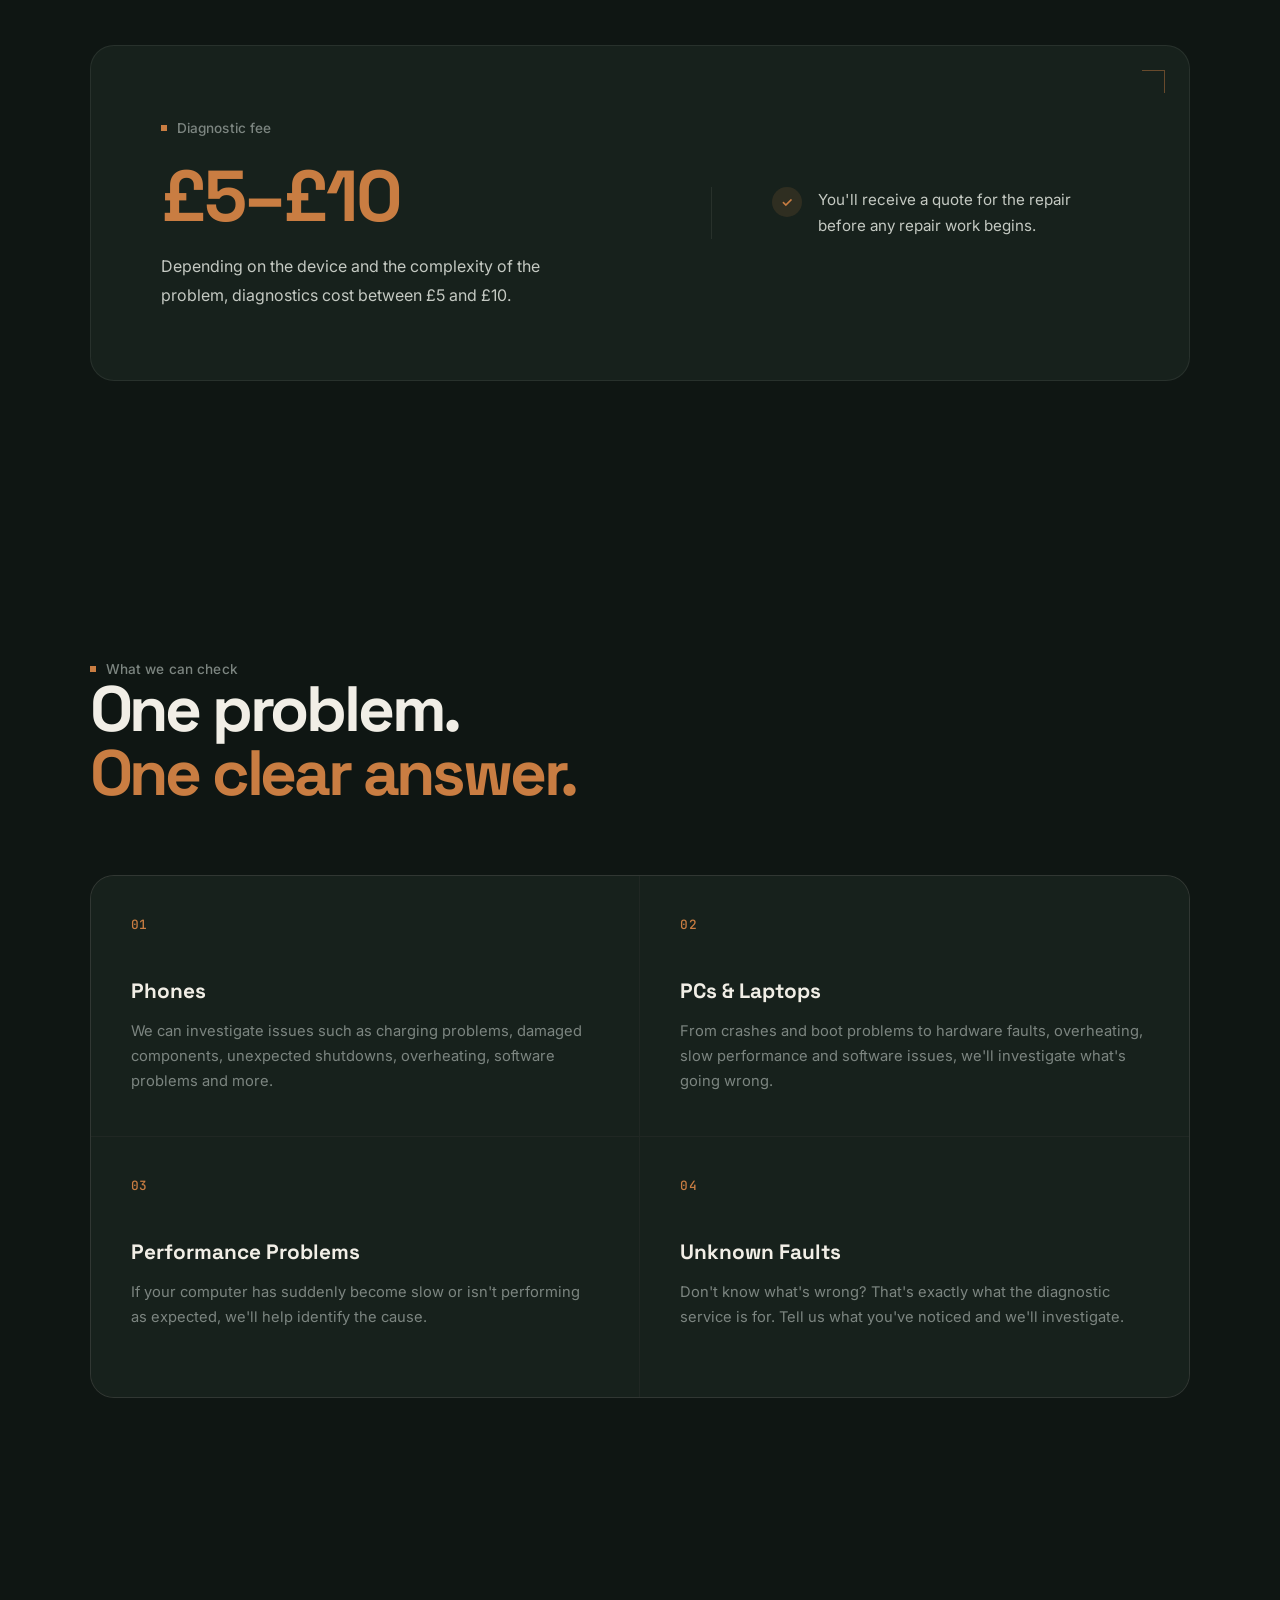
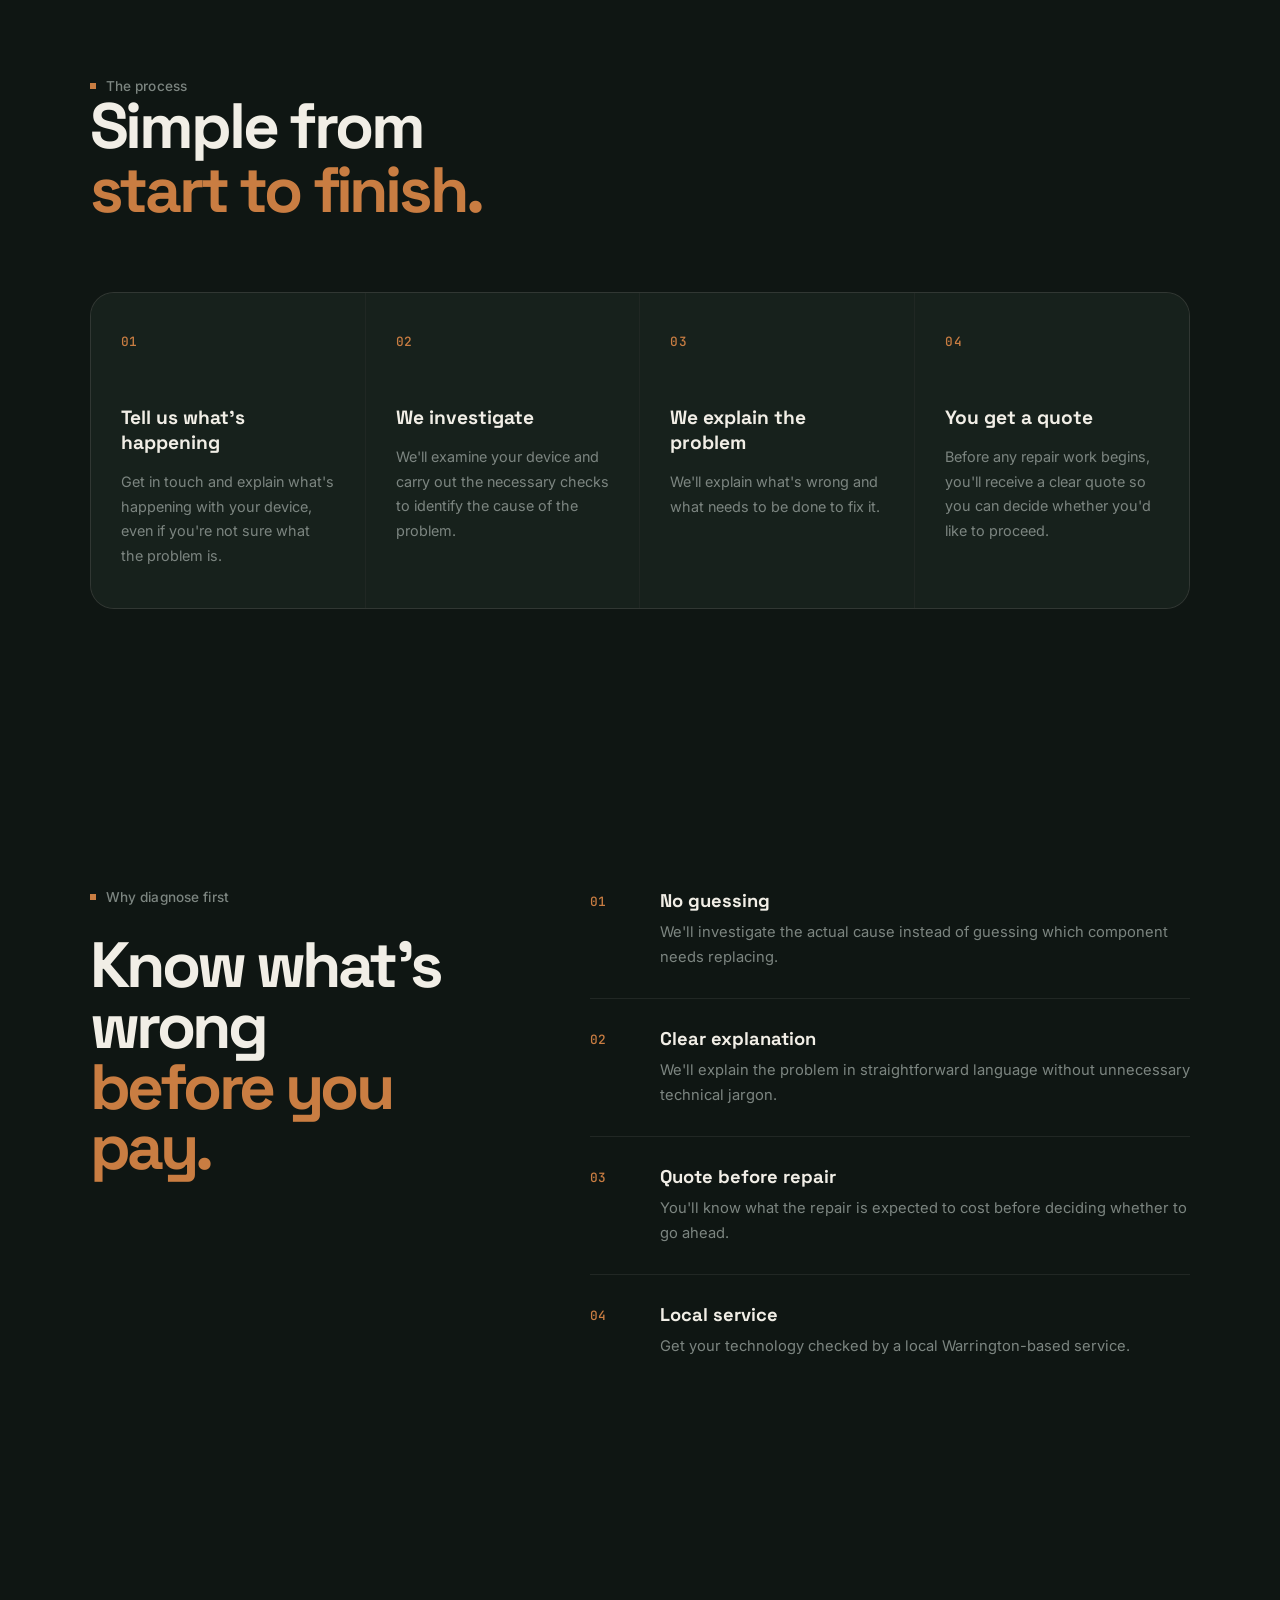
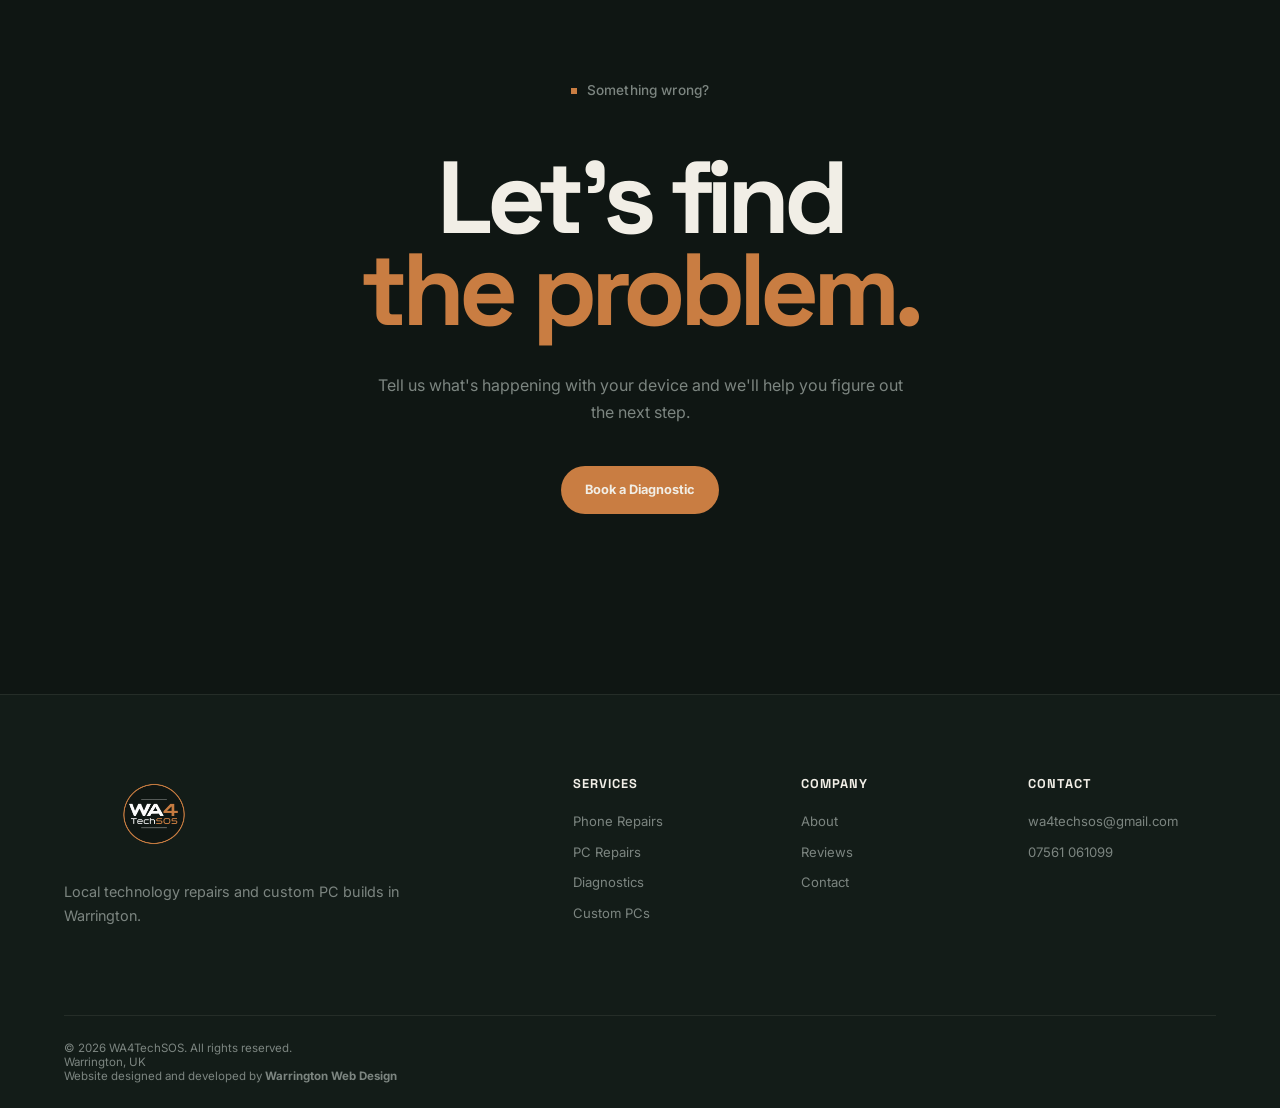
<file: html/diagnostics.html>
<!DOCTYPE html>
<html lang="en">
<head>
    <meta charset="UTF-8">
    <meta name="viewport" content="width=device-width, initial-scale=1.0">

    <title>Diagnostics | WA4TechSOS | Warrington</title>

    <meta name="description" content="Affordable phone and PC diagnostics in Warrington. WA4TechSOS identifies the problem and provides a clear repair quote before any work begins.">

    <link rel="preconnect" href="https://fonts.googleapis.com">
    <link rel="preconnect" href="https://fonts.gstatic.com" crossorigin>
    <link href="https://fonts.googleapis.com/css2?family=Inter:wght@400;500;600;700&family=Space+Grotesk:wght@500;600;700&family=JetBrains+Mono:wght@500;600&display=swap" rel="stylesheet">

    <link rel="stylesheet" href="../css/global.css">
    <link rel="stylesheet" href="../css/diagnostics.css">
</head>

<body class="diagnostics-page">

<header class="navbar">
    <div class="nav-container">

        <a href="../index.html" class="logo">
            <img src="../images/logo.png" alt="WA4TechSOS">
        </a>

        <nav class="nav-links">
            <a href="../index.html">Home</a>
            <a href="repairs.html">Repairs</a>
            <a href="diagnostics.html" class="active">Diagnostics</a>
            <a href="pc-builds.html">Custom PCs</a>
            <a href="about.html">About</a>
            <a href="reviews.html">Reviews</a>
        </nav>

        <a href="about.html#contact" class="nav-cta">Get a Quote</a>

        <button class="menu-toggle" aria-label="Open navigation">
            <span></span>
            <span></span>
            <span></span>
        </button>

    </div>
</header>


<main>

    <!-- HERO -->
    <section class="page-hero">

        <div class="page-hero-content">

            <p class="hero-label">
                Diagnostics in Warrington
            </p>

            <h1>
                Find the<br>
                <span>problem.</span>
            </h1>

            <p class="hero-text">
                Not sure what's wrong with your phone or PC?
                We'll diagnose the problem, explain what's causing it
                and give you a clear quote before any repair.
            </p>

            <div class="hero-buttons">
                <a href="about.html#contact" class="btn btn-primary">
                    Book a Diagnostic
                </a>

                <a href="#how-it-works" class="btn btn-secondary">
                    How it works
                </a>
            </div>

        </div>

    </section>


    <!-- INTRO -->
    <section class="diagnostics-intro section">

        <div class="section-container">

            <div class="intro-grid">

                <div class="intro-image">
                    <img src="../images/disgnostic-intro.jpg" alt="Running a device diagnostic">
                </div>

                <div class="intro-content">

                    <div class="section-label">
                        <p>Diagnostic service</p>
                    </div>

                    <h2>
                        Don't guess.<br>
                        <span>Find out what's wrong.</span>
                    </h2>

                    <div class="intro-text">

                        <p>
                            Technology problems aren't always obvious. Your phone might
                            refuse to charge, your PC might keep crashing, or your
                            device might simply stop working.
                        </p>

                        <p>
                            Our diagnostic service is designed to identify the cause
                            of the problem before you spend money on a repair.
                        </p>

                    </div>

                </div>

            </div>

        </div>

    </section>


    <!-- PRICE -->
    <section class="diagnostic-price section">

        <div class="section-container">

            <div class="price-card">

                <div class="price-content">

                    <p class="section-label">
                        Diagnostic fee
                    </p>

                    <h2>
                        £5–£10
                    </h2>

                    <p>
                        Depending on the device and the complexity of the
                        problem, diagnostics cost between £5 and £10.
                    </p>

                </div>

                <div class="price-note">

                    <span>✓</span>

                    <p>
                        You'll receive a quote for the repair before
                        any repair work begins.
                    </p>

                </div>

            </div>

        </div>

    </section>


    <!-- WHAT WE DIAGNOSE -->
    <section class="diagnostic-types section">

        <div class="section-container">

            <div class="section-heading">

                <div class="section-label">
                    <p>What we can check</p>
                </div>

                <h2>
                    One problem.<br>
                    <span>One clear answer.</span>
                </h2>

            </div>


            <div class="diagnostic-grid">

                <article class="diagnostic-card">

                    <span class="diagnostic-number">01</span>

                    <h3>Phones</h3>

                    <p>
                        We can investigate issues such as charging problems,
                        damaged components, unexpected shutdowns, overheating,
                        software problems and more.
                    </p>

                </article>


                <article class="diagnostic-card">

                    <span class="diagnostic-number">02</span>

                    <h3>PCs &amp; Laptops</h3>

                    <p>
                        From crashes and boot problems to hardware faults,
                        overheating, slow performance and software issues,
                        we'll investigate what's going wrong.
                    </p>

                </article>


                <article class="diagnostic-card">

                    <span class="diagnostic-number">03</span>

                    <h3>Performance Problems</h3>

                    <p>
                        If your computer has suddenly become slow or isn't
                        performing as expected, we'll help identify the cause.
                    </p>

                </article>


                <article class="diagnostic-card">

                    <span class="diagnostic-number">04</span>

                    <h3>Unknown Faults</h3>

                    <p>
                        Don't know what's wrong? That's exactly what the
                        diagnostic service is for. Tell us what you've noticed
                        and we'll investigate.
                    </p>

                </article>

            </div>

        </div>

    </section>


    <!-- HOW IT WORKS -->
    <section class="diagnostic-process section" id="how-it-works">

        <div class="section-container">

            <div class="section-heading">

                <div class="section-label">
                    <p>The process</p>
                </div>

                <h2>
                    Simple from<br>
                    <span>start to finish.</span>
                </h2>

            </div>


            <div class="process-grid">

                <div class="process-step">

                    <span>01</span>

                    <h3>
                        Tell us what's happening
                    </h3>

                    <p>
                        Get in touch and explain what's happening with your
                        device, even if you're not sure what the problem is.
                    </p>

                </div>


                <div class="process-step">

                    <span>02</span>

                    <h3>
                        We investigate
                    </h3>

                    <p>
                        We'll examine your device and carry out the necessary
                        checks to identify the cause of the problem.
                    </p>

                </div>


                <div class="process-step">

                    <span>03</span>

                    <h3>
                        We explain the problem
                    </h3>

                    <p>
                        We'll explain what's wrong and what needs to be done
                        to fix it.
                    </p>

                </div>


                <div class="process-step">

                    <span>04</span>

                    <h3>
                        You get a quote
                    </h3>

                    <p>
                        Before any repair work begins, you'll receive a clear
                        quote so you can decide whether you'd like to proceed.
                    </p>

                </div>

            </div>

        </div>

    </section>


    <!-- WHY DIAGNOSTICS -->
    <section class="diagnostic-benefits section">

        <div class="section-container">

            <div class="benefits-grid">

                <div class="benefits-heading">

                    <div class="section-label">
                        <p>Why diagnose first</p>
                    </div>

                    <h2>
                        Know what's wrong<br>
                        <span>before you pay.</span>
                    </h2>

                </div>


                <div class="benefits-list">

                    <div class="benefit-item">

                        <span>01</span>

                        <div>
                            <h3>No guessing</h3>

                            <p>
                                We'll investigate the actual cause instead of
                                guessing which component needs replacing.
                            </p>
                        </div>

                    </div>


                    <div class="benefit-item">

                        <span>02</span>

                        <div>
                            <h3>Clear explanation</h3>

                            <p>
                                We'll explain the problem in straightforward
                                language without unnecessary technical jargon.
                            </p>
                        </div>

                    </div>


                    <div class="benefit-item">

                        <span>03</span>

                        <div>
                            <h3>Quote before repair</h3>

                            <p>
                                You'll know what the repair is expected to
                                cost before deciding whether to go ahead.
                            </p>
                        </div>

                    </div>


                    <div class="benefit-item">

                        <span>04</span>

                        <div>
                            <h3>Local service</h3>

                            <p>
                                Get your technology checked by a local
                                Warrington-based service.
                            </p>
                        </div>

                    </div>

                </div>

            </div>

        </div>

    </section>


    <!-- CTA -->
    <section class="final-cta section">

        <div class="final-cta-content">

            <p class="section-label">
                Something wrong?
            </p>

            <h2>
                Let's find<br>
                <span>the problem.</span>
            </h2>

            <p>
                Tell us what's happening with your device and we'll help
                you figure out the next step.
            </p>

            <a href="about.html#contact" class="btn btn-primary">
                Book a Diagnostic
            </a>

        </div>

    </section>

</main>


<!-- FOOTER -->
<footer class="footer">

    <div class="footer-container">

        <div class="footer-brand">

            <img src="../images/logo.png" alt="WA4TechSOS">

            <p>
                Local technology repairs and custom PC builds in Warrington.
            </p>

        </div>


        <div class="footer-links">

            <div>

                <h4>Services</h4>

                <a href="repairs.html">Phone Repairs</a>
                <a href="repairs.html">PC Repairs</a>
                <a href="diagnostics.html">Diagnostics</a>
                <a href="pc-builds.html">Custom PCs</a>

            </div>


            <div>

                <h4>Company</h4>

                <a href="about.html">About</a>
                <a href="reviews.html">Reviews</a>
                <a href="about.html#contact">Contact</a>

            </div>


            <div>

                <h4>Contact</h4>

                <a href="mailto:wa4techsos@gmail.com">
                    wa4techsos@gmail.com
                </a>

                <a href="tel:07561061099">
                    07561 061099
                </a>

            </div>

        </div>

    </div>


    <div class="footer-bottom">

        <p>
            © 2026 WA4TechSOS. All rights reserved.
        </p>

        <p>
            Warrington, UK
        </p>

        <p>
            Website designed and developed by <strong>Warrington Web Design</strong>
        </p>

    </div>

</footer>


<script src="../js/main.js"></script>

</body>
</html>
</file>
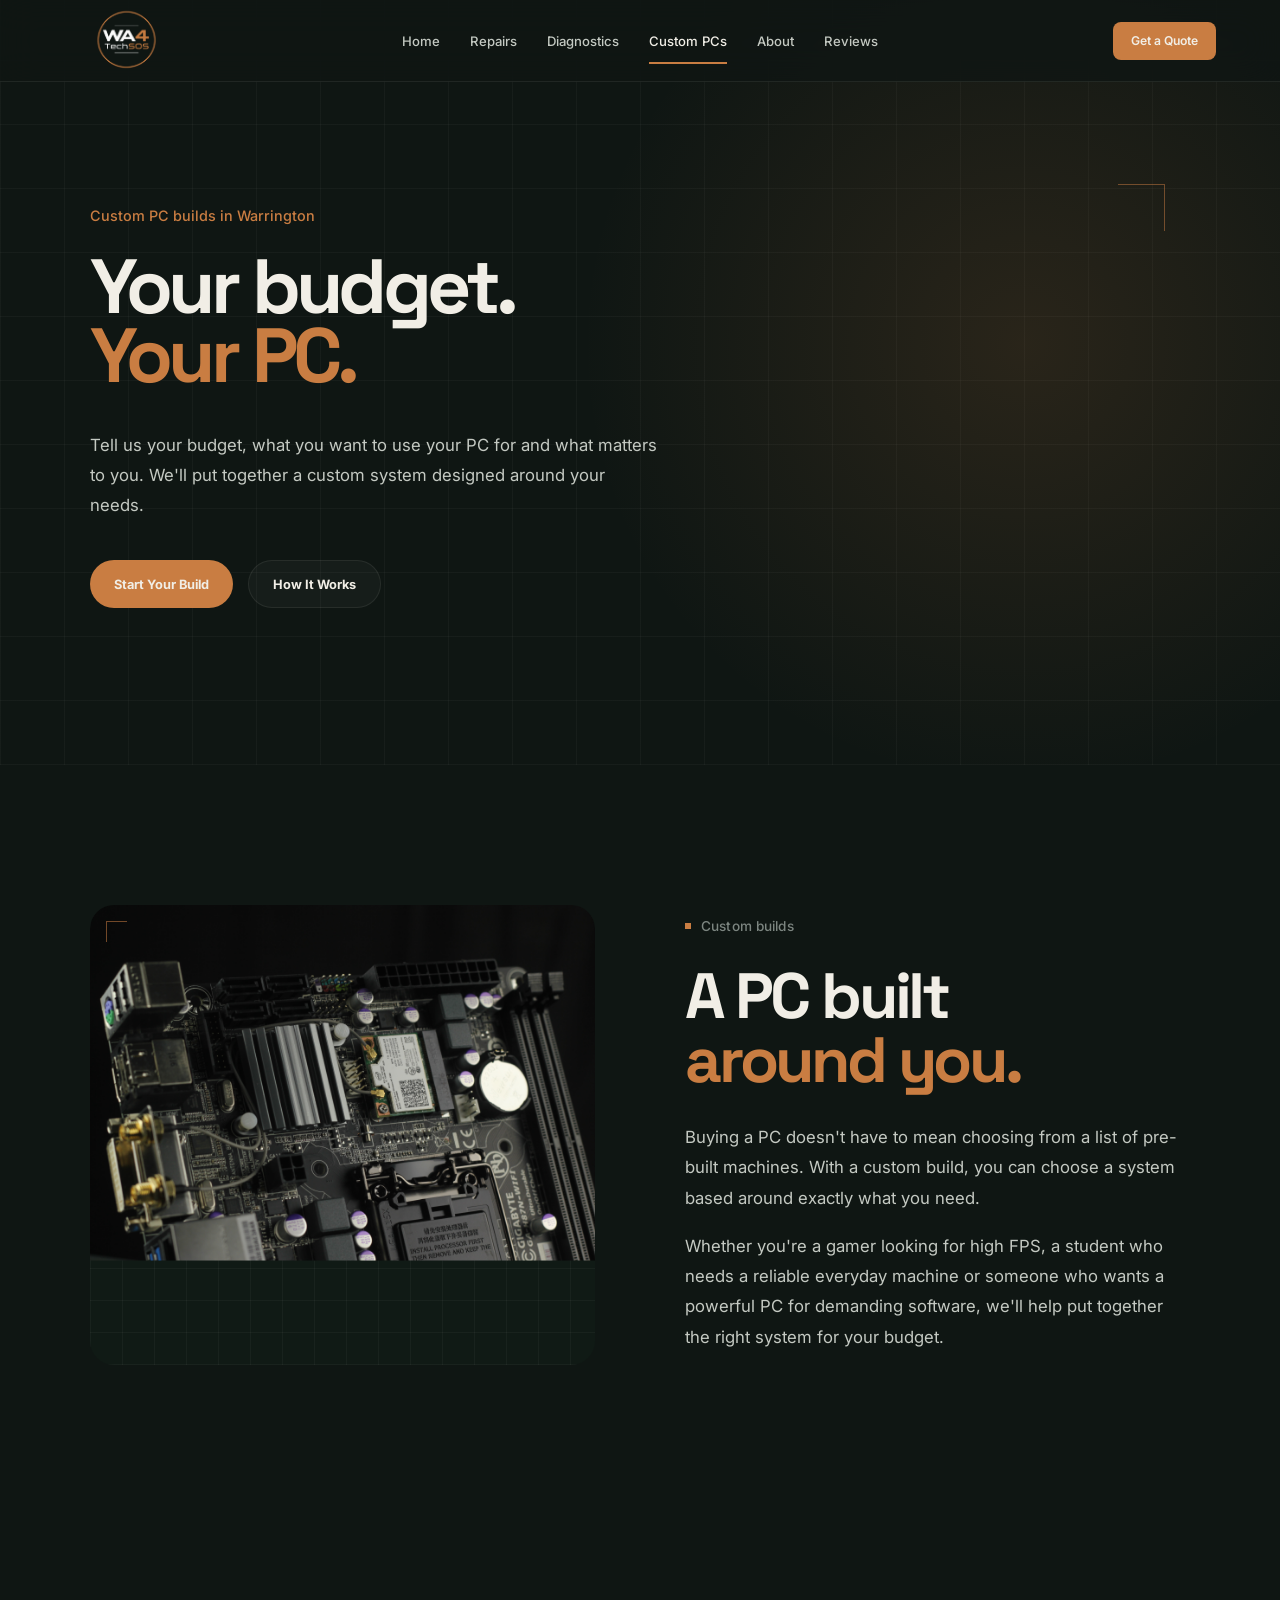
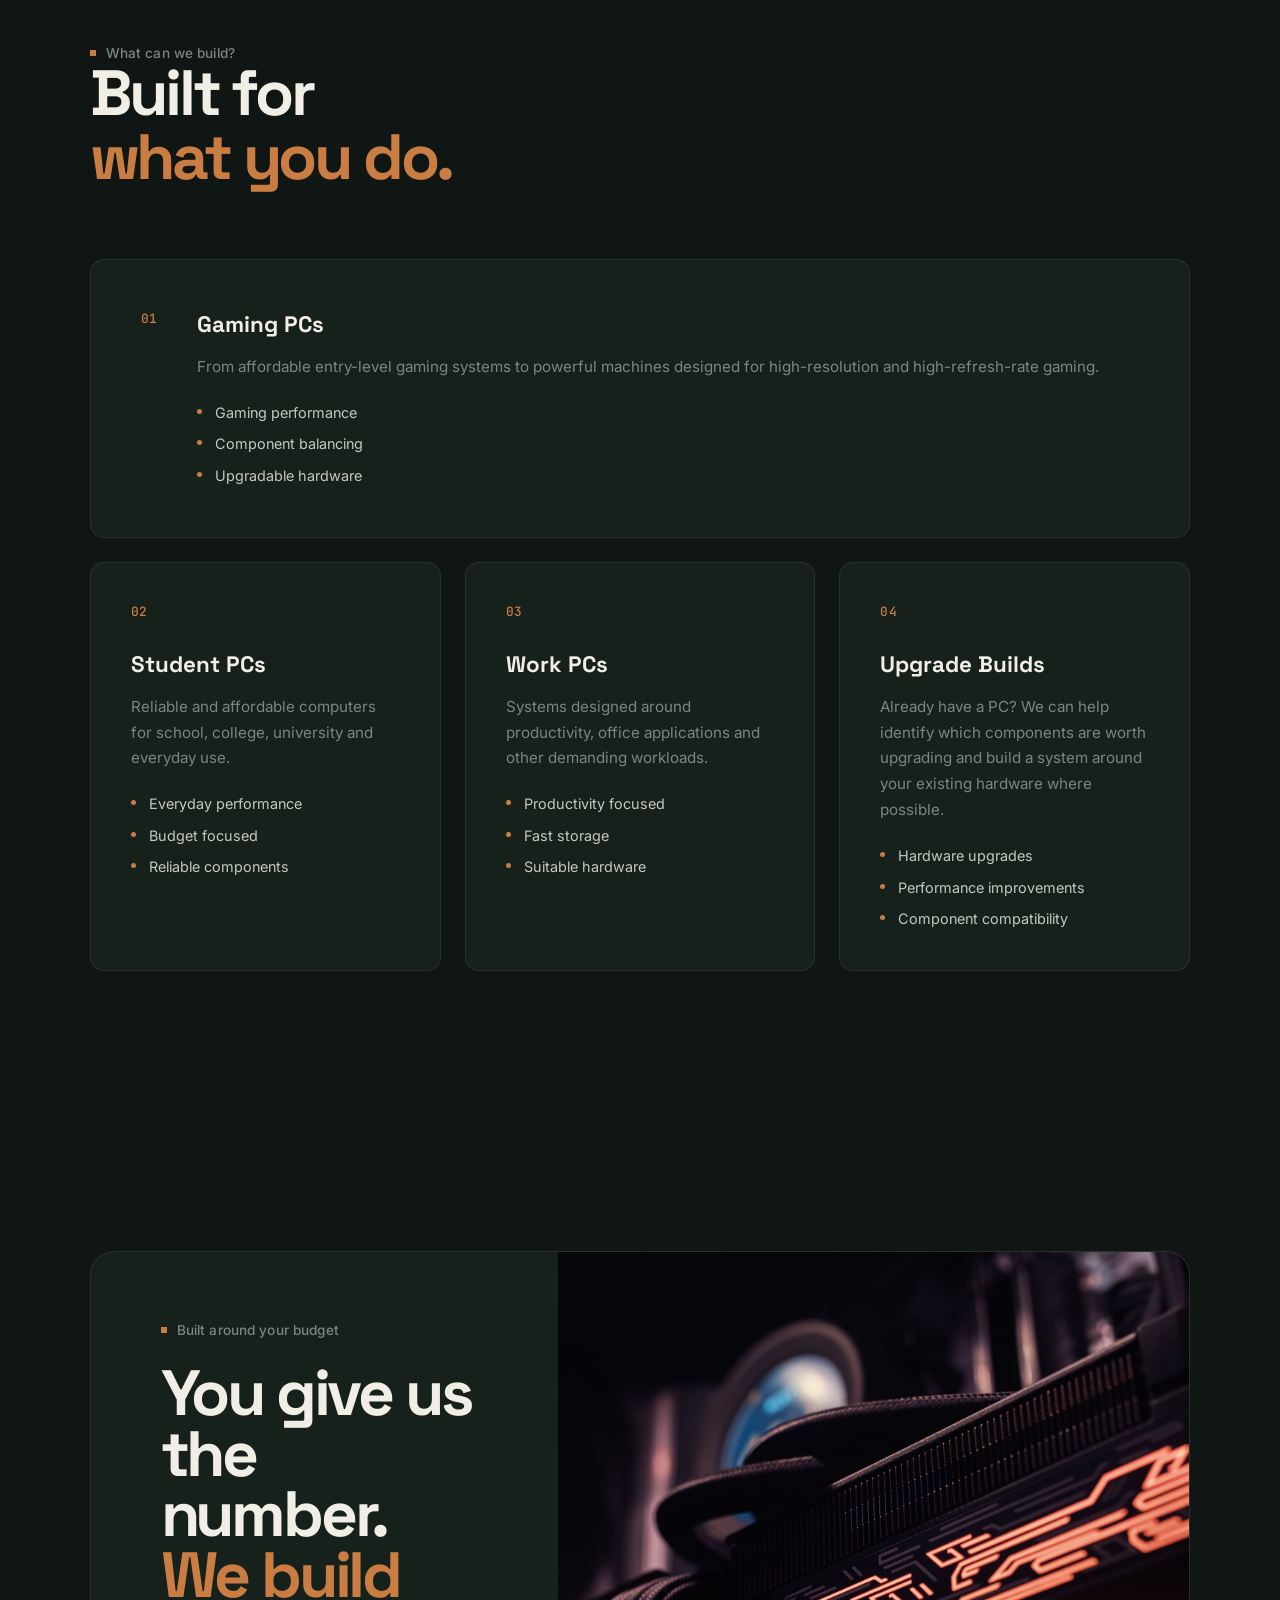
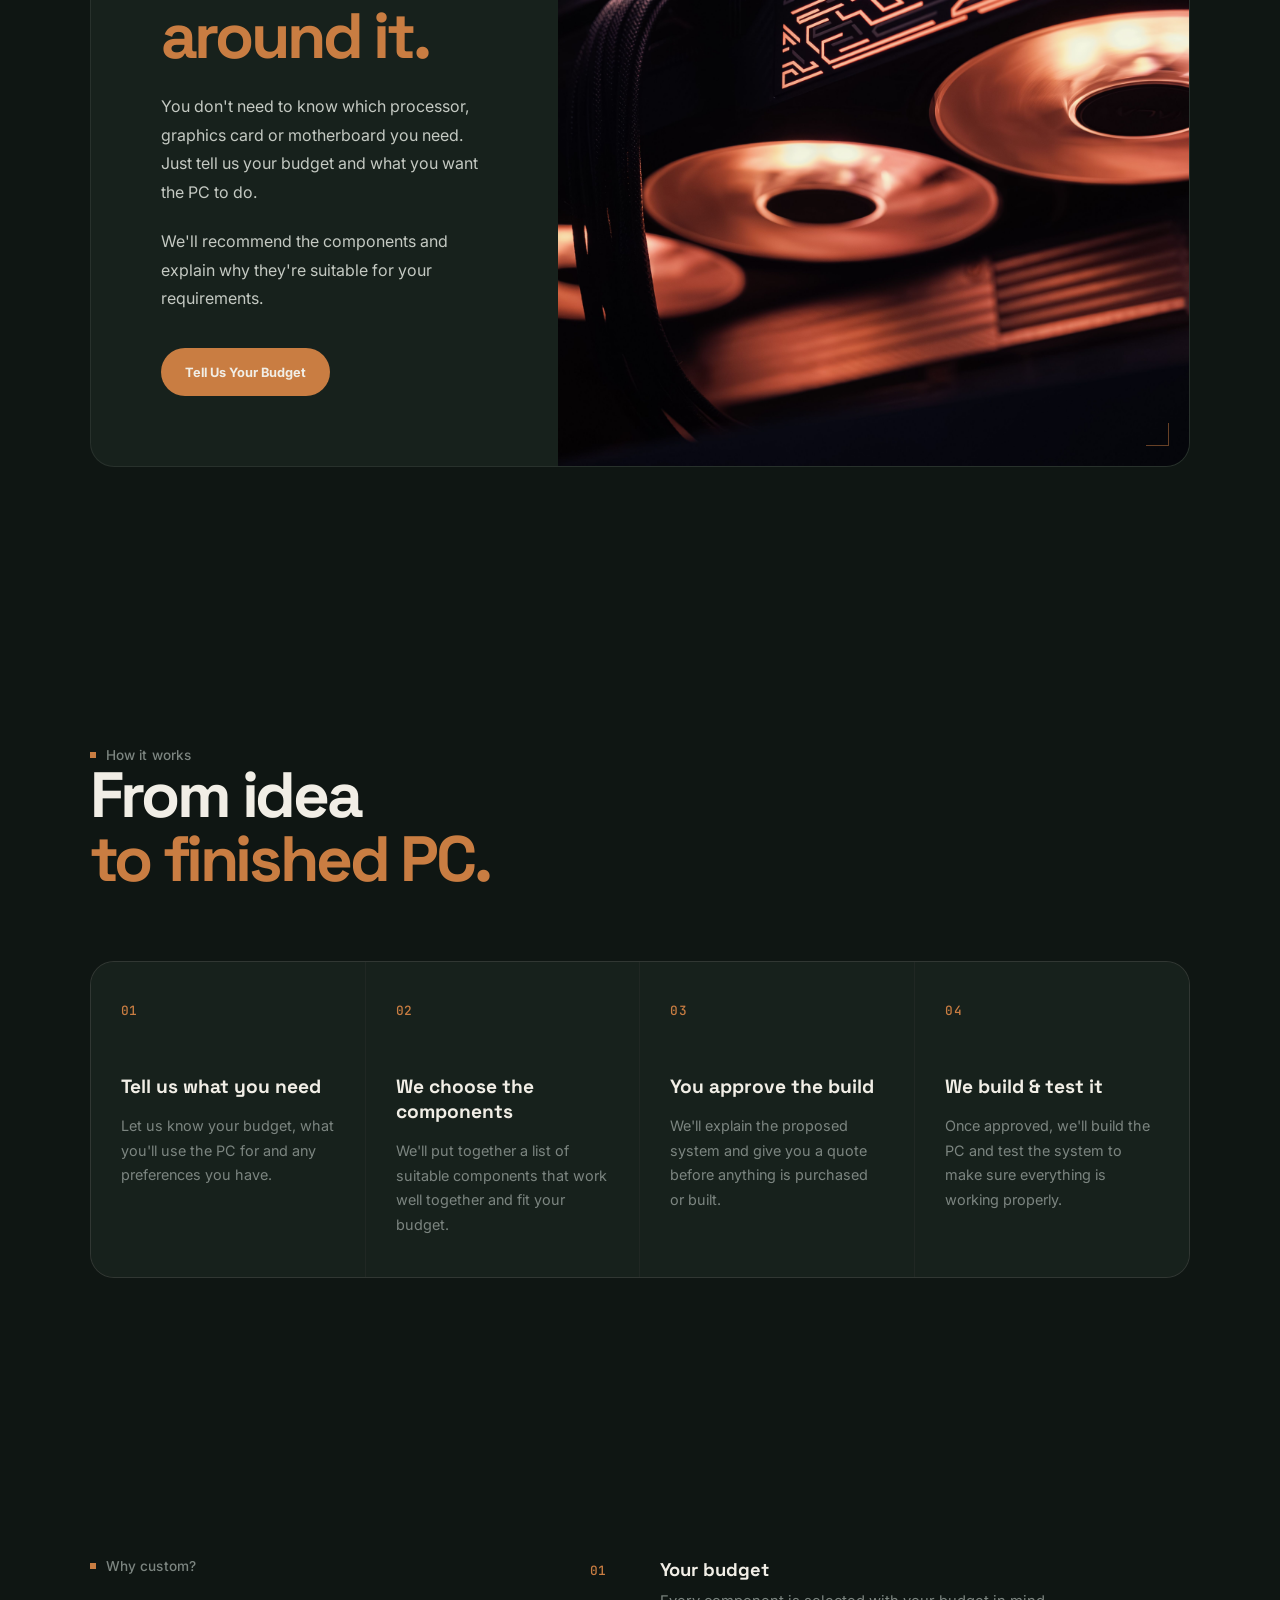
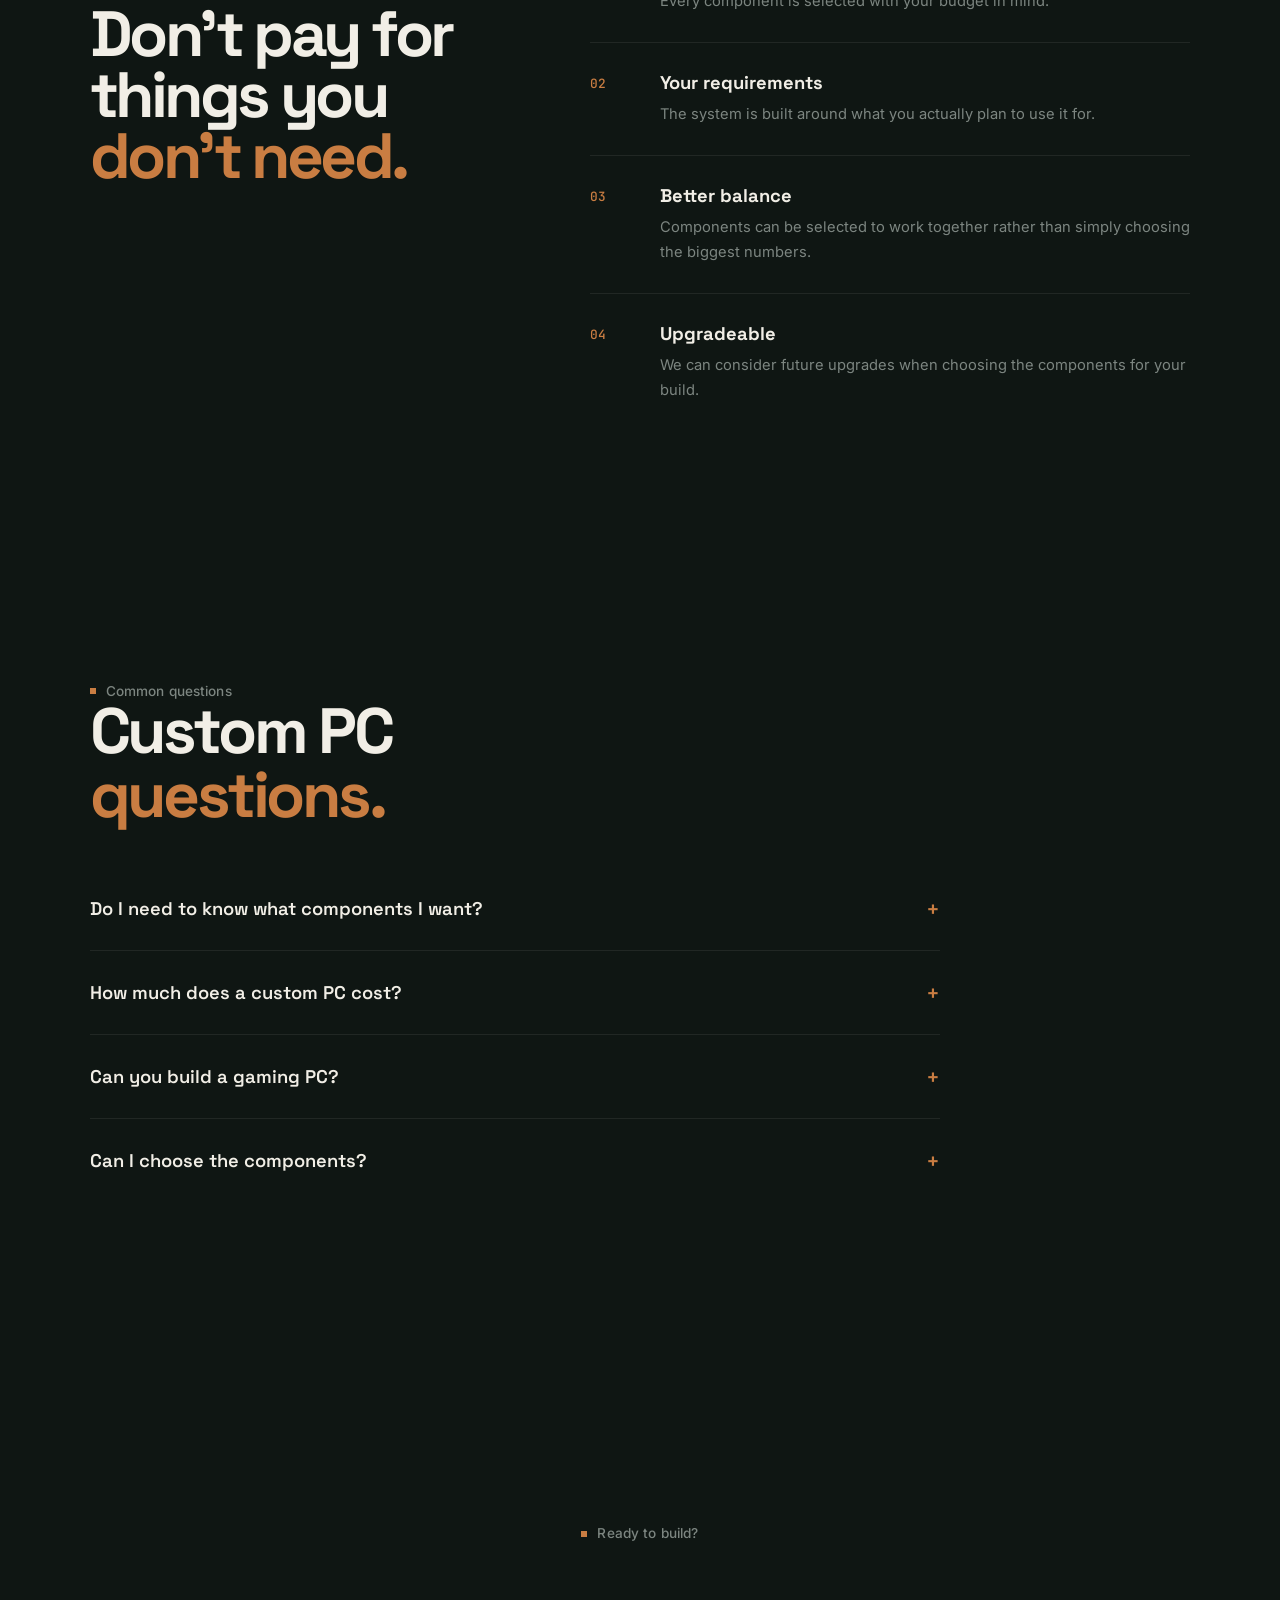
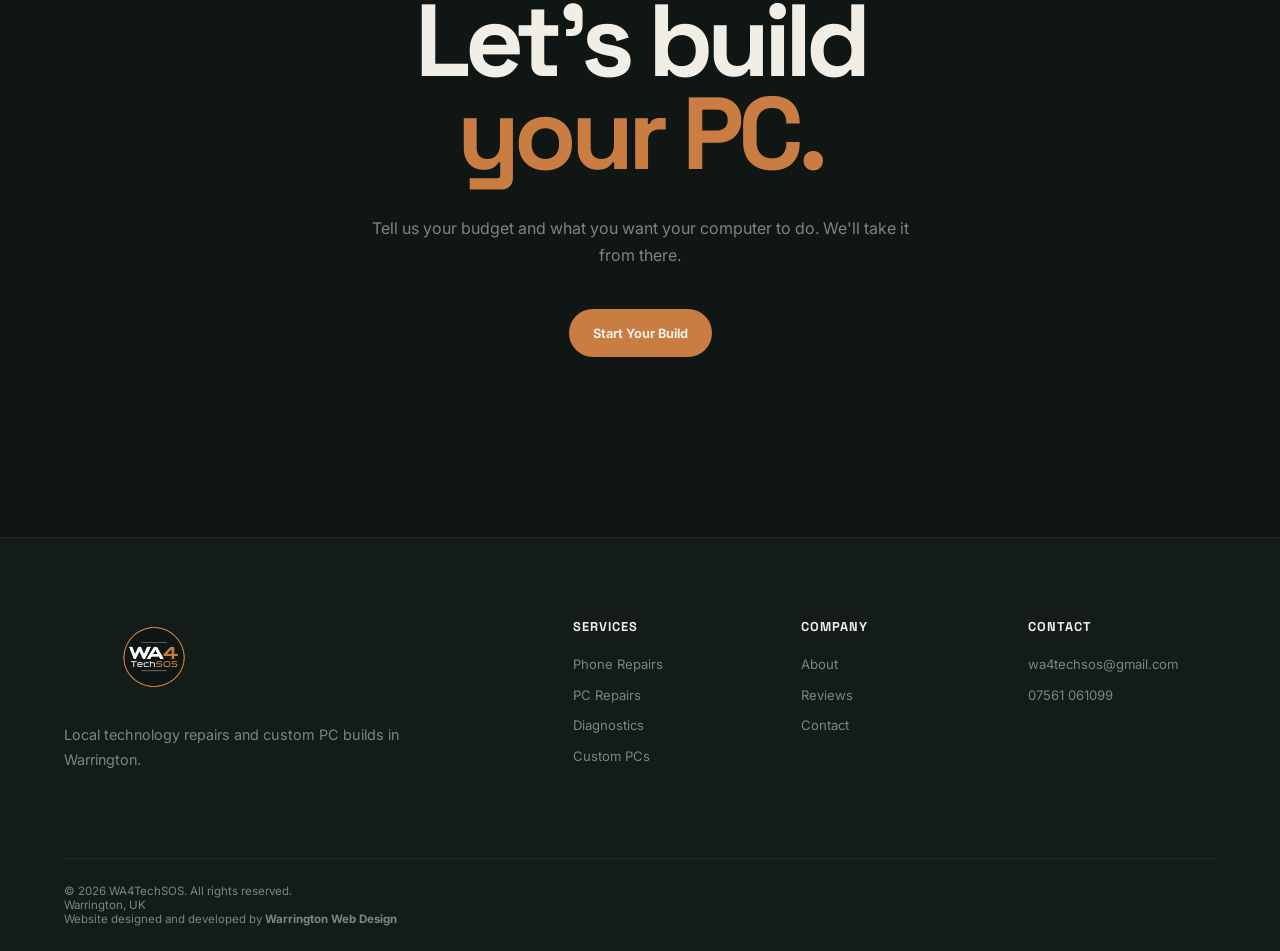
<file: html/pc-builds.html>
<!DOCTYPE html>
<html lang="en">
<head>
    <meta charset="UTF-8">
    <meta name="viewport" content="width=device-width, initial-scale=1.0">

    <title>Custom PC Builds | WA4TechSOS | Warrington</title>

    <meta name="description" content="Custom-built gaming PCs in Warrington. Tell WA4TechSOS your budget and what you need your PC for, and we'll build, test and configure it for you.">

    <link rel="preconnect" href="https://fonts.googleapis.com">
    <link rel="preconnect" href="https://fonts.gstatic.com" crossorigin>

    <link href="https://fonts.googleapis.com/css2?family=Inter:wght@400;500;600;700&family=Space+Grotesk:wght@500;600;700&family=JetBrains+Mono:wght@500;600&display=swap" rel="stylesheet">

    <link rel="stylesheet" href="../css/global.css">
    <link rel="stylesheet" href="../css/pc-builds.css">
</head>

<body class="pc-builds-page">

<header class="navbar">

    <div class="nav-container">

        <a href="../index.html" class="logo">
            <img src="../images/logo.png" alt="WA4TechSOS">
        </a>

        <nav class="nav-links">

            <a href="../index.html">Home</a>

            <a href="repairs.html">Repairs</a>

            <a href="diagnostics.html">Diagnostics</a>

            <a href="pc-builds.html" class="active">Custom PCs</a>

            <a href="about.html">About</a>

            <a href="reviews.html">Reviews</a>

        </nav>

        <a href="about.html#contact" class="nav-cta">
            Get a Quote
        </a>

        <button class="menu-toggle" aria-label="Open navigation">

            <span></span>
            <span></span>
            <span></span>

        </button>

    </div>

</header>


<main>

    <!-- HERO -->

    <section class="page-hero pc-hero">

        <div class="page-hero-content">

            <p class="hero-label">
                Custom PC builds in Warrington
            </p>

            <h1>
                Your budget.<br>
                <span>Your PC.</span>
            </h1>

            <p class="hero-text">
                Tell us your budget, what you want to use your PC for
                and what matters to you. We'll put together a custom
                system designed around your needs.
            </p>

            <div class="hero-buttons">

                <a href="about.html#contact" class="btn btn-primary">
                    Start Your Build
                </a>

                <a href="#how-it-works" class="btn btn-secondary">
                    How It Works
                </a>

            </div>

        </div>

    </section>


    <!-- INTRO -->

    <section class="pc-intro section">

        <div class="section-container">

            <div class="intro-grid">

                <div class="intro-image">
                    <img src="../images/components.jpg" alt="Custom PC components laid out">
                </div>

                <div class="intro-content">

                    <div class="section-label">
                        <p>Custom builds</p>
                    </div>

                    <h2>
                        A PC built<br>
                        <span>around you.</span>
                    </h2>

                    <div class="intro-text">

                        <p>
                            Buying a PC doesn't have to mean choosing from a list
                            of pre-built machines. With a custom build, you can
                            choose a system based around exactly what you need.
                        </p>

                        <p>
                            Whether you're a gamer looking for high FPS, a student
                            who needs a reliable everyday machine or someone who
                            wants a powerful PC for demanding software, we'll help
                            put together the right system for your budget.
                        </p>

                    </div>

                </div>

            </div>

        </div>

    </section>


    <!-- WHAT WE BUILD -->

    <section class="build-types section">

        <div class="section-container">

            <div class="section-heading">

                <div class="section-label">
                    <p>What can we build?</p>
                </div>

                <h2>
                    Built for<br>
                    <span>what you do.</span>
                </h2>

            </div>


            <div class="build-grid">


                <article class="build-card build-card-large">

                    <div class="build-card-number">
                        01
                    </div>

                    <div class="build-card-content">

                        <h3>
                            Gaming PCs
                        </h3>

                        <p>
                            From affordable entry-level gaming systems to
                            powerful machines designed for high-resolution
                            and high-refresh-rate gaming.
                        </p>

                        <ul>

                            <li>Gaming performance</li>

                            <li>Component balancing</li>

                            <li>Upgradable hardware</li>

                        </ul>

                    </div>

                </article>


                <article class="build-card">

                    <div class="build-card-number">
                        02
                    </div>

                    <div class="build-card-content">

                        <h3>
                            Student PCs
                        </h3>

                        <p>
                            Reliable and affordable computers for school,
                            college, university and everyday use.
                        </p>

                        <ul>

                            <li>Everyday performance</li>

                            <li>Budget focused</li>

                            <li>Reliable components</li>

                        </ul>

                    </div>

                </article>


                <article class="build-card">

                    <div class="build-card-number">
                        03
                    </div>

                    <div class="build-card-content">

                        <h3>
                            Work PCs
                        </h3>

                        <p>
                            Systems designed around productivity, office
                            applications and other demanding workloads.
                        </p>

                        <ul>

                            <li>Productivity focused</li>

                            <li>Fast storage</li>

                            <li>Suitable hardware</li>

                        </ul>

                    </div>

                </article>


                <article class="build-card">

                    <div class="build-card-number">
                        04
                    </div>

                    <div class="build-card-content">

                        <h3>
                            Upgrade Builds
                        </h3>

                        <p>
                            Already have a PC? We can help identify which
                            components are worth upgrading and build a
                            system around your existing hardware where possible.
                        </p>

                        <ul>

                            <li>Hardware upgrades</li>

                            <li>Performance improvements</li>

                            <li>Component compatibility</li>

                        </ul>

                    </div>

                </article>

            </div>

        </div>

    </section>


    <!-- FEATURE -->

    <section class="pc-feature-section section">

        <div class="pc-feature-container">

            <div class="pc-feature-content">

                <p class="section-label">
                    Built around your budget
                </p>

                <h2>
                    You give us<br>
                    the number.<br>
                    <span>We build around it.</span>
                </h2>

                <p>
                    You don't need to know which processor, graphics card
                    or motherboard you need. Just tell us your budget and
                    what you want the PC to do.
                </p>

                <p>
                    We'll recommend the components and explain why they're
                    suitable for your requirements.
                </p>

                <a href="about.html#contact" class="btn btn-primary">
                    Tell Us Your Budget
                </a>

            </div>


            <div class="pc-feature-image">

                <img src="../images/pc.jpg">

            </div>

        </div>

    </section>


    <!-- HOW IT WORKS -->

    <section class="pc-process section" id="how-it-works">

        <div class="section-container">

            <div class="section-heading">

                <div class="section-label">
                    <p>How it works</p>
                </div>

                <h2>
                    From idea<br>
                    <span>to finished PC.</span>
                </h2>

            </div>


            <div class="process-grid">


                <div class="process-step">

                    <span>01</span>

                    <h3>
                        Tell us what you need
                    </h3>

                    <p>
                        Let us know your budget, what you'll use the PC for
                        and any preferences you have.
                    </p>

                </div>


                <div class="process-step">

                    <span>02</span>

                    <h3>
                        We choose the components
                    </h3>

                    <p>
                        We'll put together a list of suitable components
                        that work well together and fit your budget.
                    </p>

                </div>


                <div class="process-step">

                    <span>03</span>

                    <h3>
                        You approve the build
                    </h3>

                    <p>
                        We'll explain the proposed system and give you a
                        quote before anything is purchased or built.
                    </p>

                </div>


                <div class="process-step">

                    <span>04</span>

                    <h3>
                        We build &amp; test it
                    </h3>

                    <p>
                        Once approved, we'll build the PC and test the
                        system to make sure everything is working properly.
                    </p>

                </div>

            </div>

        </div>

    </section>


    <!-- WHY CUSTOM -->

    <section class="why-build section">

        <div class="section-container">

            <div class="why-build-grid">


                <div class="why-build-heading">

                    <div class="section-label">
                        <p>Why custom?</p>
                    </div>

                    <h2>
                        Don't pay for<br>
                        things you<br>
                        <span>don't need.</span>
                    </h2>

                </div>


                <div class="why-build-list">


                    <div class="why-build-item">

                        <span>01</span>

                        <div>

                            <h3>
                                Your budget
                            </h3>

                            <p>
                                Every component is selected with your
                                budget in mind.
                            </p>

                        </div>

                    </div>


                    <div class="why-build-item">

                        <span>02</span>

                        <div>

                            <h3>
                                Your requirements
                            </h3>

                            <p>
                                The system is built around what you
                                actually plan to use it for.
                            </p>

                        </div>

                    </div>


                    <div class="why-build-item">

                        <span>03</span>

                        <div>

                            <h3>
                                Better balance
                            </h3>

                            <p>
                                Components can be selected to work
                                together rather than simply choosing
                                the biggest numbers.
                            </p>

                        </div>

                    </div>


                    <div class="why-build-item">

                        <span>04</span>

                        <div>

                            <h3>
                                Upgradeable
                            </h3>

                            <p>
                                We can consider future upgrades when
                                choosing the components for your build.
                            </p>

                        </div>

                    </div>


                </div>

            </div>

        </div>

    </section>


    <!-- FAQ -->

    <section class="pc-faq section">

        <div class="section-container">

            <div class="section-heading">

                <div class="section-label">
                    <p>Common questions</p>
                </div>

                <h2>
                    Custom PC<br>
                    <span>questions.</span>
                </h2>

            </div>


            <div class="faq-list">


                <details class="faq-item">

                    <summary>
                        Do I need to know what components I want?
                    </summary>

                    <p>
                        No. Just tell us your budget and what you want the
                        PC to do. We'll recommend suitable components and
                        explain the choices to you.
                    </p>

                </details>


                <details class="faq-item">

                    <summary>
                        How much does a custom PC cost?
                    </summary>

                    <p>
                        There isn't one fixed price because every build is
                        different. The cost depends on your budget,
                        requirements and the components selected.
                    </p>

                </details>


                <details class="faq-item">

                    <summary>
                        Can you build a gaming PC?
                    </summary>

                    <p>
                        Yes. Gaming PCs are one of the main types of systems
                        we can build, with the components selected around
                        the games and performance you're looking for.
                    </p>

                </details>


                <details class="faq-item">

                    <summary>
                        Can I choose the components?
                    </summary>

                    <p>
                        Yes. If you already have particular components in
                        mind, let us know. We'll check compatibility and
                        help make sure the rest of the system works with them.
                    </p>

                </details>


            </div>

        </div>

    </section>


    <!-- FINAL CTA -->

    <section class="final-cta section">

        <div class="final-cta-content">

            <p class="section-label">
                Ready to build?
            </p>

            <h2>
                Let's build<br>
                <span>your PC.</span>
            </h2>

            <p>
                Tell us your budget and what you want your computer to do.
                We'll take it from there.
            </p>

            <a href="about.html#contact" class="btn btn-primary">
                Start Your Build
            </a>

        </div>

    </section>

</main>


<!-- FOOTER -->

<footer class="footer">

    <div class="footer-container">


        <div class="footer-brand">

            <img src="../images/logo.png" alt="WA4TechSOS">

            <p>
                Local technology repairs and custom PC builds in Warrington.
            </p>

        </div>


        <div class="footer-links">


            <div>

                <h4>Services</h4>

                <a href="repairs.html">
                    Phone Repairs
                </a>

                <a href="repairs.html">
                    PC Repairs
                </a>

                <a href="diagnostics.html">
                    Diagnostics
                </a>

                <a href="pc-builds.html">
                    Custom PCs
                </a>

            </div>


            <div>

                <h4>Company</h4>

                <a href="about.html">
                    About
                </a>

                <a href="reviews.html">
                    Reviews
                </a>

                <a href="about.html#contact">
                    Contact
                </a>

            </div>


            <div>

                <h4>Contact</h4>

                <a href="mailto:wa4techsos@gmail.com">
                    wa4techsos@gmail.com
                </a>

                <a href="tel:07561061099">
                    07561 061099
                </a>

            </div>

        </div>

    </div>


    <div class="footer-bottom">

        <p>
            © 2026 WA4TechSOS. All rights reserved.
        </p>

        <p>
            Warrington, UK
        </p>

        <p>
            Website designed and developed by <strong>Warrington Web Design</strong>
        </p>

    </div>

</footer>


<script src="../js/main.js"></script>

</body>
</html>
</file>
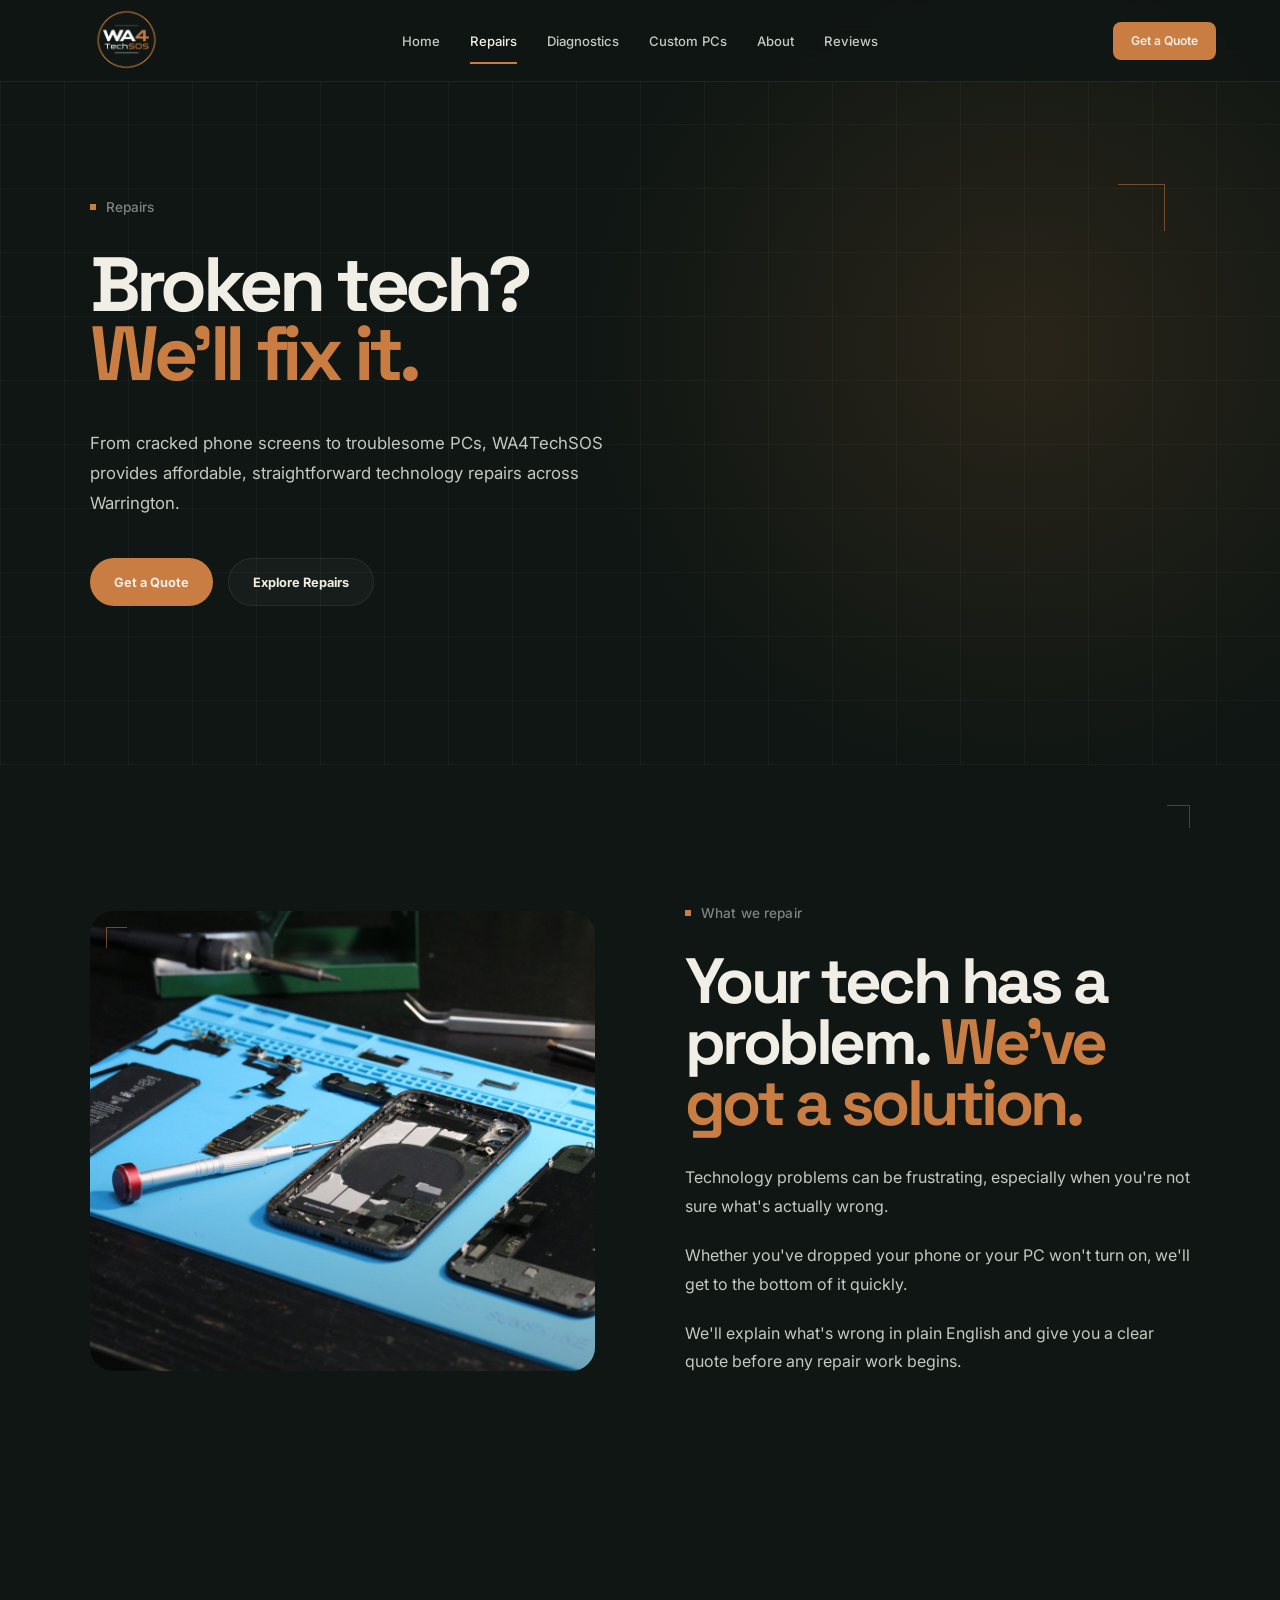
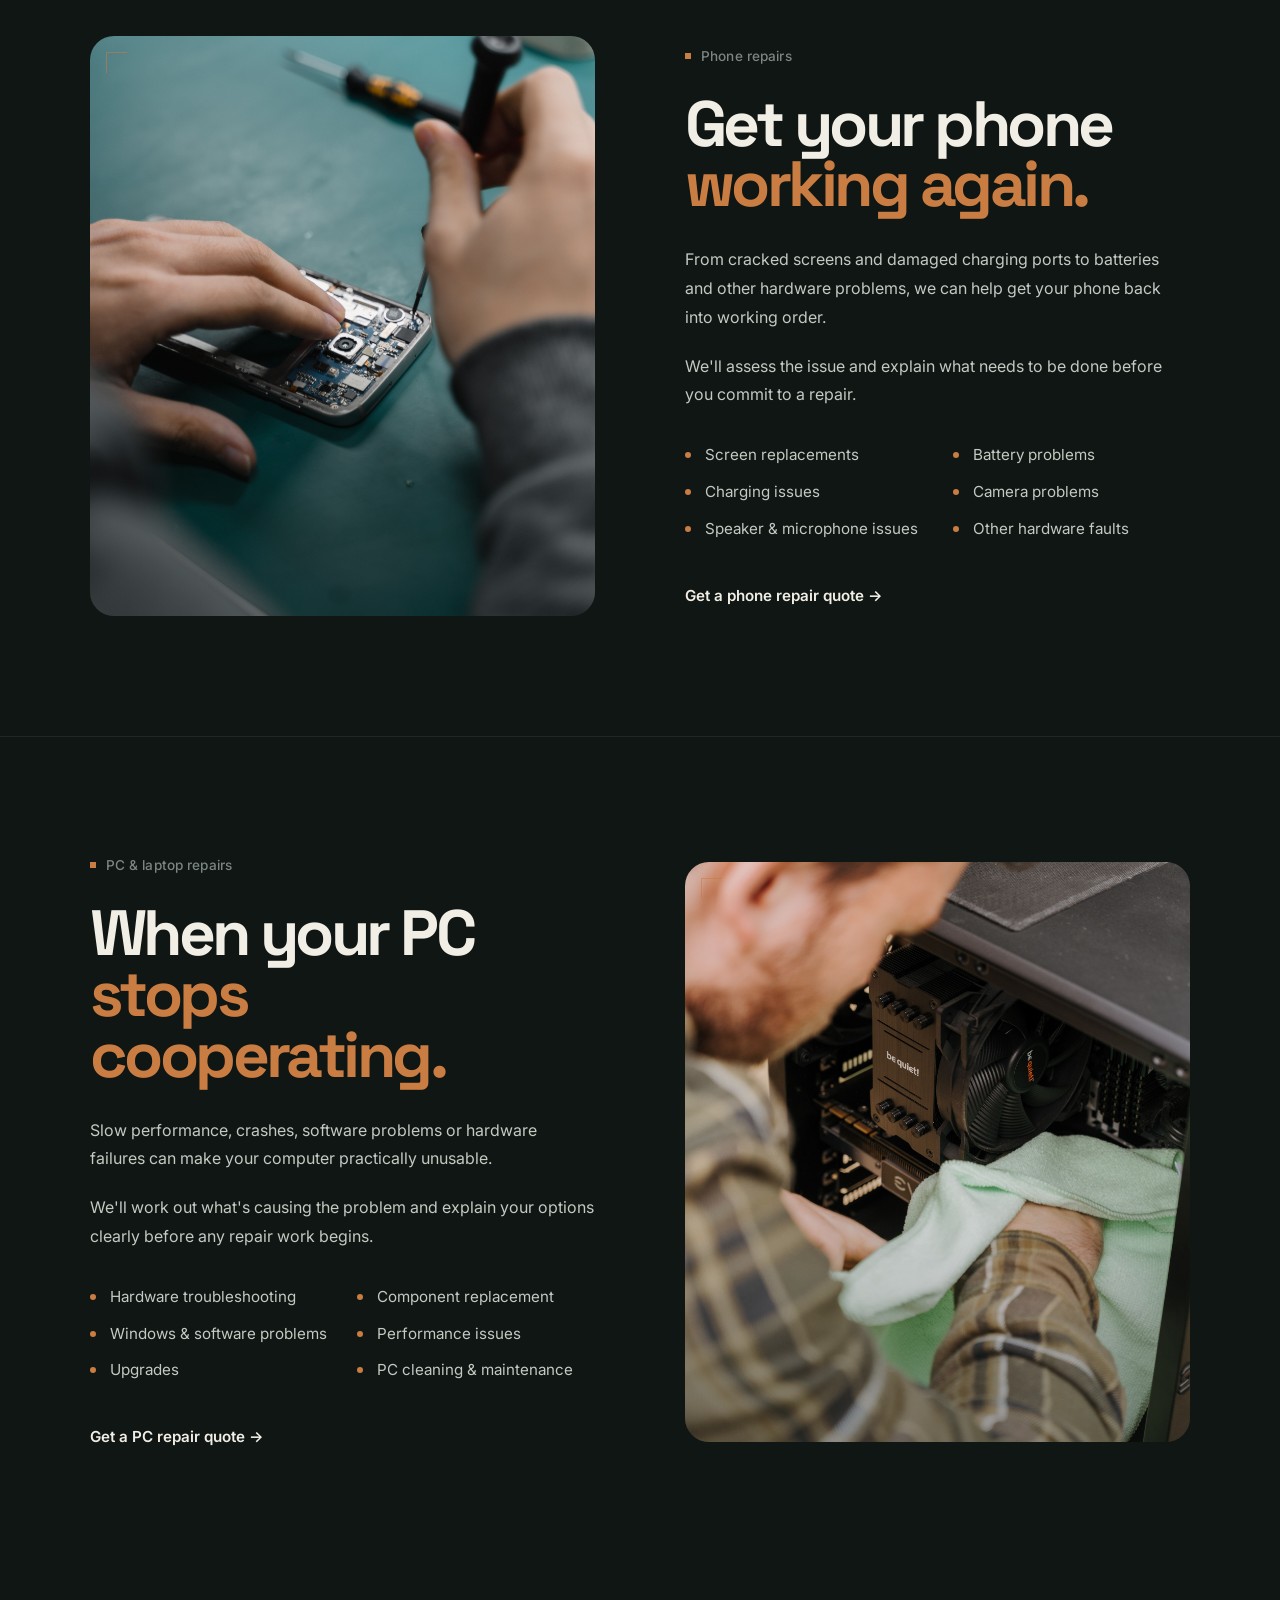
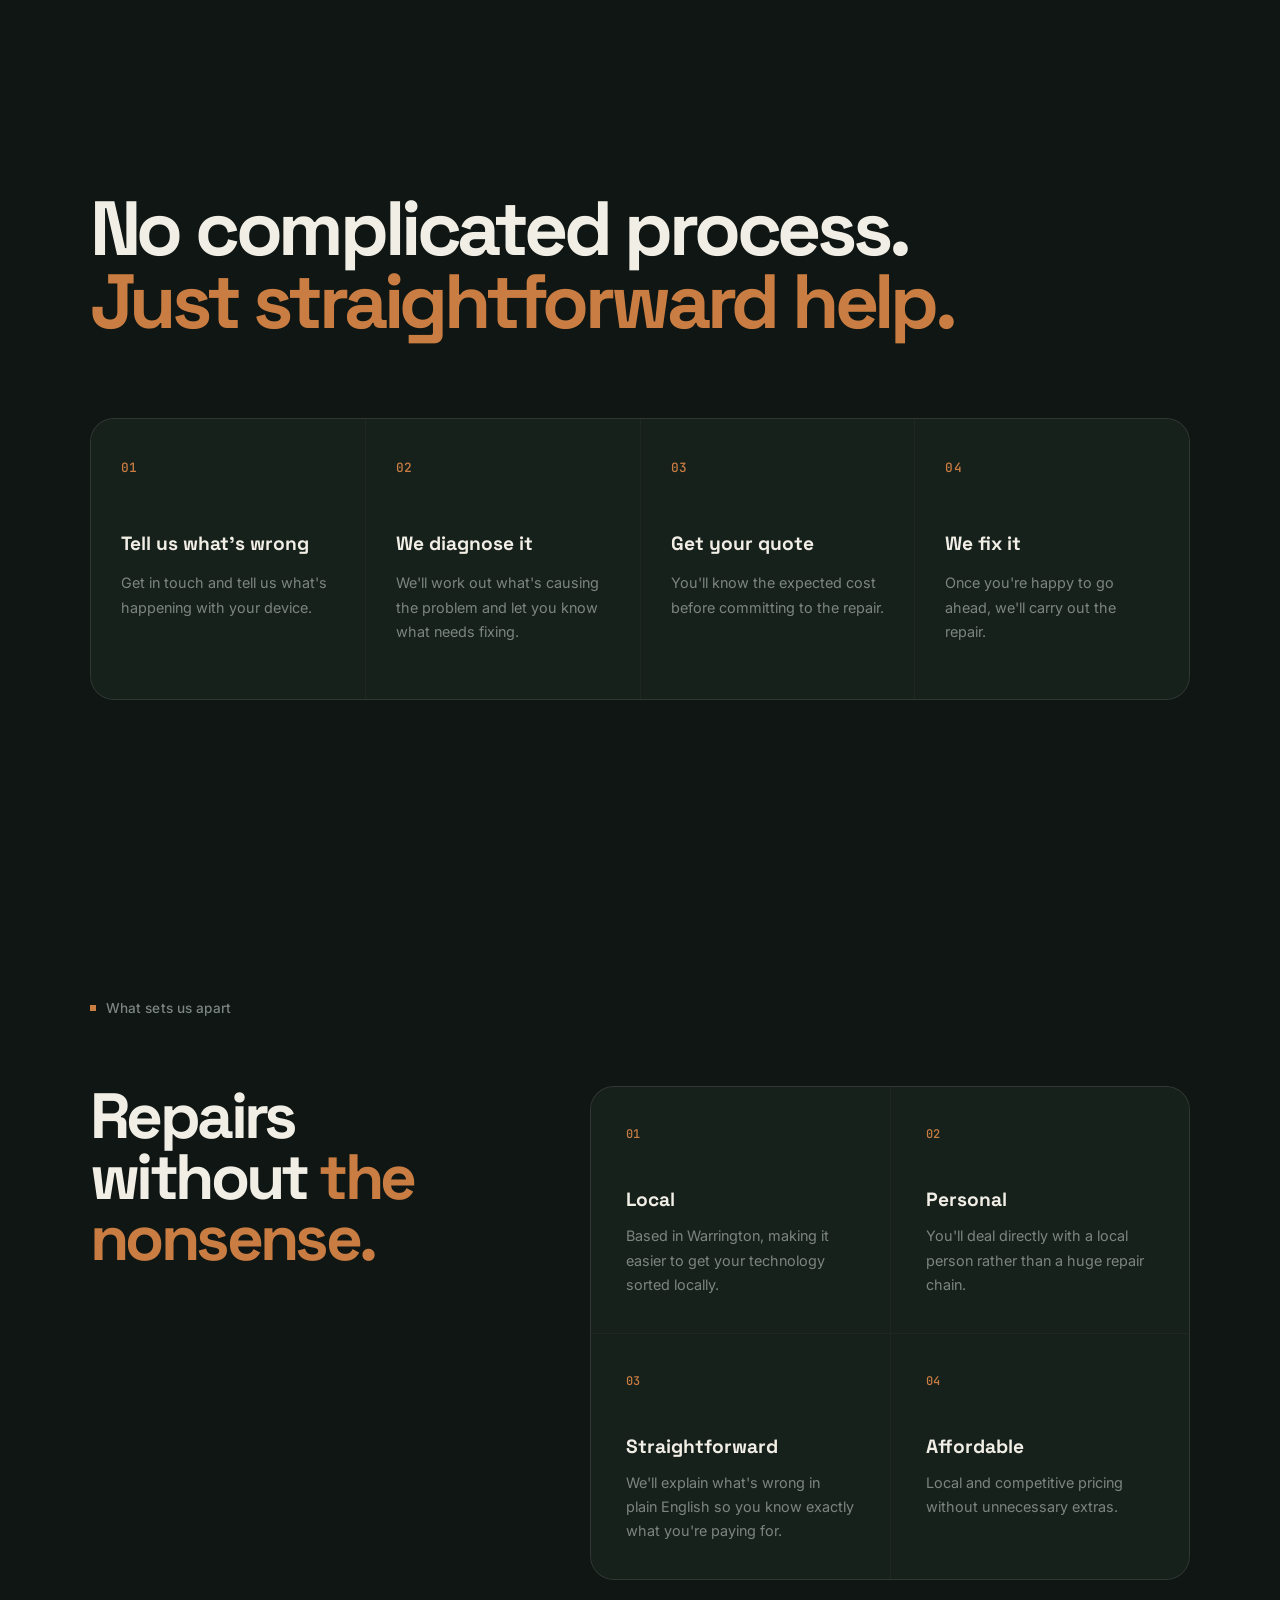
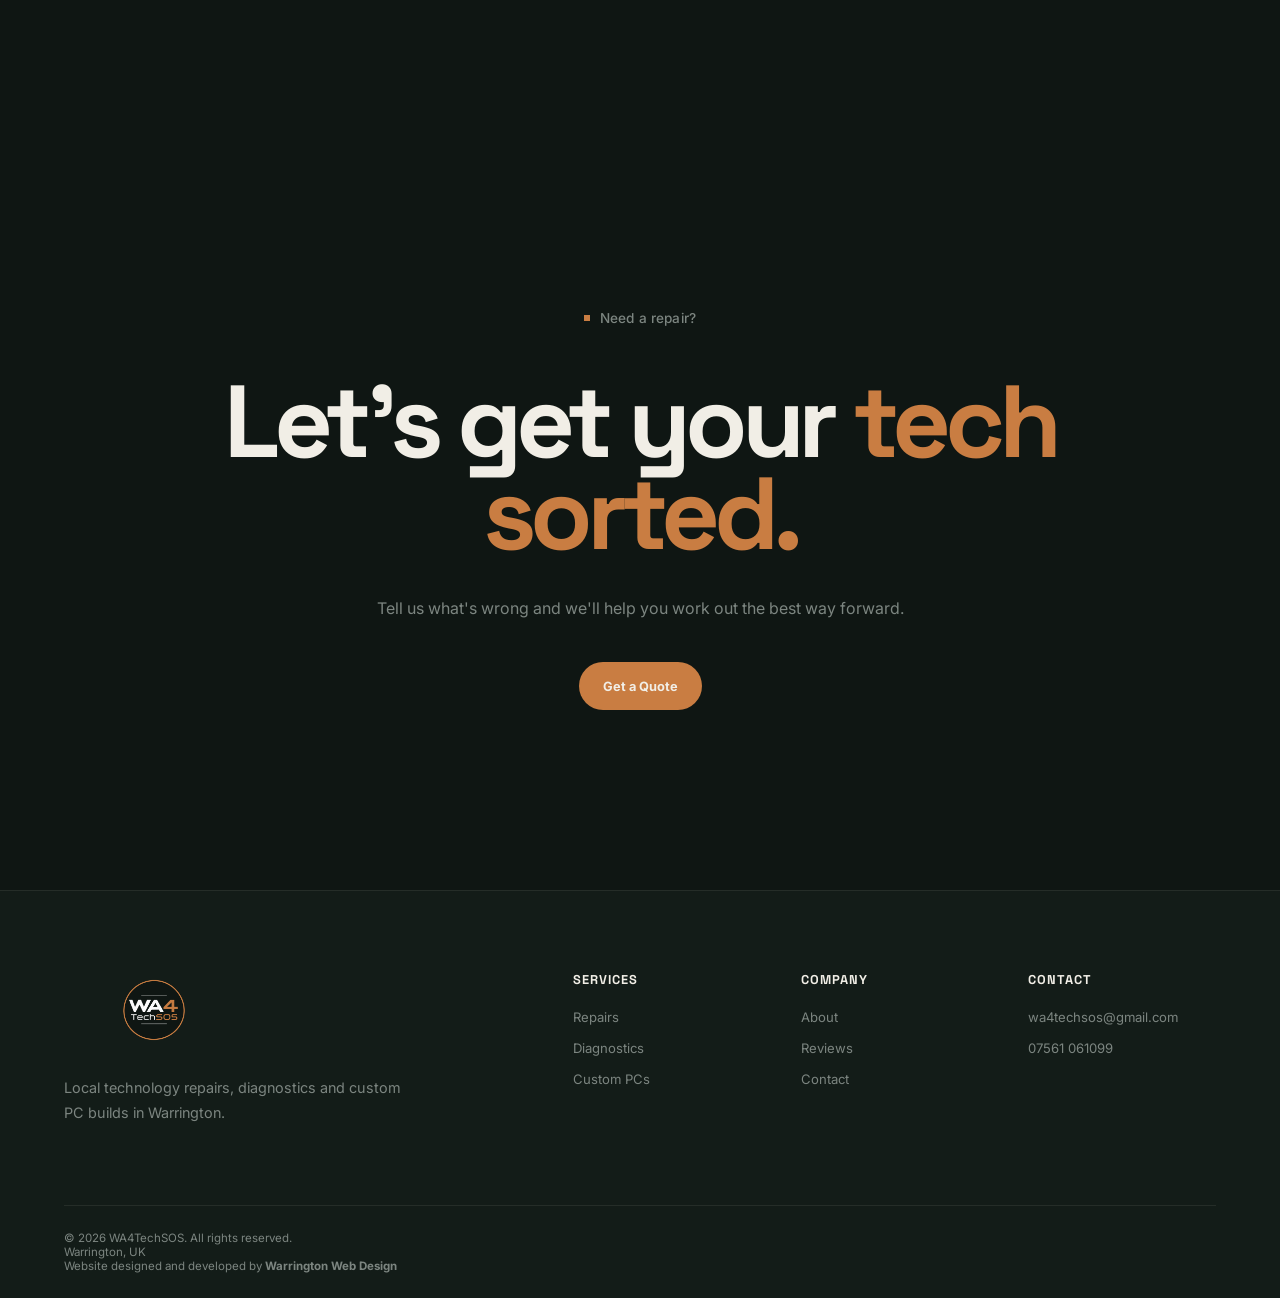
<file: html/repairs.html>
<!DOCTYPE html>
<html lang="en">

<head>
    <meta charset="UTF-8">
    <meta name="viewport" content="width=device-width, initial-scale=1.0">

    <title>Repairs | WA4TechSOS</title>

    <meta name="description"
        content="Phone, PC and laptop repairs in Warrington. WA4TechSOS provides affordable, local and straightforward technology repairs.">

    <!-- Google Font -->
    <link rel="preconnect" href="https://fonts.googleapis.com">
    <link rel="preconnect" href="https://fonts.gstatic.com" crossorigin>
    <link href="https://fonts.googleapis.com/css2?family=Inter:wght@400;500;600;700;800&family=Space+Grotesk:wght@500;600;700&family=JetBrains+Mono:wght@500;600&display=swap"
        rel="stylesheet">

    <!-- Main CSS -->
    <link rel="stylesheet" href="../css/global.css">
    <link rel="stylesheet" href="../css/repairs.css">
</head>

<body class="repairs-page">


    <!-- =========================
         NAVIGATION
    ========================== -->

    <header class="navbar">

        <div class="nav-container">

            <a href="../index.html" class="logo">
                <img src="../images/logo.png" alt="WA4TechSOS">
            </a>

            <nav class="nav-links">

                <a href="../index.html">Home</a>

                <a href="repairs.html" class="active">Repairs</a>

                <a href="diagnostics.html">Diagnostics</a>

                <a href="pc-builds.html">Custom PCs</a>

                <a href="about.html">About</a>

                <a href="reviews.html">Reviews</a>

            </nav>

            <a href="about.html#contact" class="nav-cta">
                Get a Quote
            </a>

            <!-- Mobile Menu Button -->
            <button class="menu-toggle" aria-label="Open navigation">

                <span></span>
                <span></span>
                <span></span>

            </button>

        </div>

    </header>



    <!-- =========================
         HERO
    ========================== -->

    <main>

        <section class="page-hero">

            <div class="page-hero-content">

                <div class="section-label">
                    <p>Repairs</p>
                </div>

                <h1>
                    Broken tech?<br>
                    <span>We'll fix it.</span>
                </h1>

                <p class="page-hero-text">
                    From cracked phone screens to troublesome PCs,
                    WA4TechSOS provides affordable, straightforward
                    technology repairs across Warrington.
                </p>

                <div class="hero-buttons">

                    <a href="about.html#contact" class="btn btn-primary">
                        Get a Quote
                    </a>

                    <a href="#phone-repairs" class="btn btn-secondary">
                        Explore Repairs
                    </a>

                </div>

            </div>

        </section>



        <!-- =========================
             INTRO
        ========================== -->

        <section class="intro repairs-intro">

            <div class="repairs-intro-grid">

                <div class="repair-image">
                    <img src="../images/repair-diagnosis.jpg" alt="Technician diagnosing a device fault">
                </div>

                <div class="intro-content">

                    <div class="section-label">
                        <p>What we repair</p>
                    </div>

                    <h2>
                        Your tech has a problem.
                        <span>We've got a solution.</span>
                    </h2>

                    <div class="intro-text">

                        <p>
                            Technology problems can be frustrating,
                            especially when you're not sure what's
                            actually wrong.
                        </p>

                        <p>
                            Whether you've dropped your phone or your
                            PC won't turn on, we'll get to the bottom
                            of it quickly.
                        </p>

                        <p>
                            We'll explain what's wrong in plain English
                            and give you a clear quote before any
                            repair work begins.
                        </p>

                    </div>

                </div>

            </div>

        </section>



        <!-- =========================
             PHONE REPAIRS
        ========================== -->

        <section class="repair-section" id="phone-repairs">

            <div class="repair-image phone-repair-image">
                <img src="../images/phone-repair.jpg" alt="Phone being repaired">
            </div>

            <div class="repair-content">

                <div class="section-label">
                    <p>Phone repairs</p>
                </div>

                <h2>
                    Get your phone
                    <span>working again.</span>
                </h2>

                <p>
                    From cracked screens and damaged charging ports to
                    batteries and other hardware problems, we can help
                    get your phone back into working order.
                </p>

                <p>
                    We'll assess the issue and explain what needs to be
                    done before you commit to a repair.
                </p>

                <ul class="repair-list">

                    <li>Screen replacements</li>
                    <li>Battery problems</li>
                    <li>Charging issues</li>
                    <li>Camera problems</li>
                    <li>Speaker & microphone issues</li>
                    <li>Other hardware faults</li>

                </ul>

                <a href="about.html#contact" class="text-link">
                    Get a phone repair quote →
                </a>

            </div>

        </section>



        <!-- =========================
             PC REPAIRS
        ========================== -->

        <section class="repair-section repair-section-reverse" id="pc-repairs">

            <div class="repair-image pc-repair-image">
                <img src="../images/pc-repair.jpg" alt="PC being repaired">
            </div>

            <div class="repair-content">

                <div class="section-label">
                    <p>PC &amp; laptop repairs</p>
                </div>

                <h2>
                    When your PC
                    <span>stops cooperating.</span>
                </h2>

                <p>
                    Slow performance, crashes, software problems or
                    hardware failures can make your computer practically
                    unusable.
                </p>

                <p>
                    We'll work out what's causing the problem and explain
                    your options clearly before any repair work begins.
                </p>

                <ul class="repair-list">

                    <li>Hardware troubleshooting</li>
                    <li>Component replacement</li>
                    <li>Windows & software problems</li>
                    <li>Performance issues</li>
                    <li>Upgrades</li>
                    <li>PC cleaning & maintenance</li>

                </ul>

                <a href="about.html#contact" class="text-link">
                    Get a PC repair quote →
                </a>

            </div>

        </section>



        <!-- =========================
             REPAIR PROCESS
        ========================== -->

        <section class="process">

            <div class="section-label">
                <p>How repairs work</p>
            </div>

            <div class="process-heading">

                <h2>
                    No complicated process.
                    <span>Just straightforward help.</span>
                </h2>

            </div>

            <div class="process-grid">

                <div class="process-step">

                    <span class="process-number">01</span>

                    <h3>
                        Tell us what's wrong
                    </h3>

                    <p>
                        Get in touch and tell us what's happening
                        with your device.
                    </p>

                </div>


                <div class="process-step">

                    <span class="process-number">02</span>

                    <h3>
                        We diagnose it
                    </h3>

                    <p>
                        We'll work out what's causing the problem
                        and let you know what needs fixing.
                    </p>

                </div>


                <div class="process-step">

                    <span class="process-number">03</span>

                    <h3>
                        Get your quote
                    </h3>

                    <p>
                        You'll know the expected cost before
                        committing to the repair.
                    </p>

                </div>


                <div class="process-step">

                    <span class="process-number">04</span>

                    <h3>
                        We fix it
                    </h3>

                    <p>
                        Once you're happy to go ahead, we'll
                        carry out the repair.
                    </p>

                </div>

            </div>

        </section>



        <!-- =========================
             WHY WA4TECHSOS
        ========================== -->

        <section class="why-us">

            <div class="section-label">
                <p>What sets us apart</p>
            </div>

            <div class="why-us-grid">

                <div class="why-us-heading">

                    <h2>
                        Repairs without
                        <span>the nonsense.</span>
                    </h2>

                </div>

                <div class="why-us-cards">

                    <div class="why-card">

                        <span>01</span>

                        <h3>
                            Local
                        </h3>

                        <p>
                            Based in Warrington, making it easier
                            to get your technology sorted locally.
                        </p>

                    </div>


                    <div class="why-card">

                        <span>02</span>

                        <h3>
                            Personal
                        </h3>

                        <p>
                            You'll deal directly with a local
                            person rather than a huge repair chain.
                        </p>

                    </div>


                    <div class="why-card">

                        <span>03</span>

                        <h3>
                            Straightforward
                        </h3>

                        <p>
                            We'll explain what's wrong in plain
                            English so you know exactly what you're paying for.
                        </p>

                    </div>


                    <div class="why-card">

                        <span>04</span>

                        <h3>
                            Affordable
                        </h3>

                        <p>
                            Local and competitive pricing without
                            unnecessary extras.
                        </p>

                    </div>

                </div>

            </div>

        </section>



        <!-- =========================
             CTA
        ========================== -->

        <section class="final-cta">

            <div class="section-label">
                <p>Need a repair?</p>
            </div>

            <h2>
                Let's get your
                <span>tech sorted.</span>
            </h2>

            <p>
                Tell us what's wrong and we'll help you work out
                the best way forward.
            </p>

            <a href="about.html#contact" class="btn btn-primary">
                Get a Quote
            </a>

        </section>

    </main>



    <!-- =========================
         FOOTER
    ========================== -->

    <footer class="footer">

        <div class="footer-container">

            <div class="footer-brand">

                <img src="../images/logo.png" alt="WA4TechSOS">

                <p>
                    Local technology repairs, diagnostics and
                    custom PC builds in Warrington.
                </p>

            </div>


            <div class="footer-links">

                <div>

                    <h4>Services</h4>

                    <a href="repairs.html">Repairs</a>
                    <a href="diagnostics.html">Diagnostics</a>
                    <a href="pc-builds.html">Custom PCs</a>

                </div>


                <div>

                    <h4>Company</h4>

                    <a href="about.html">About</a>
                    <a href="reviews.html">Reviews</a>
                    <a href="about.html#contact">Contact</a>

                </div>


                <div>

                    <h4>Contact</h4>

                    <a href="mailto:wa4techsos@gmail.com">
                        wa4techsos@gmail.com
                    </a>

                    <a href="tel:07561061099">
                        07561 061099
                    </a>

                </div>

            </div>

        </div>


        <div class="footer-bottom">

            <p>
                © 2026 WA4TechSOS. All rights reserved.
            </p>

            <p>
                Warrington, UK
            </p>

            <p>
                Website designed and developed by <strong>Warrington Web Design</strong>
            </p>

        </div>

    </footer>



    <!-- JavaScript -->
    <script src="../js/main.js"></script>

</body>

</html>
</file>
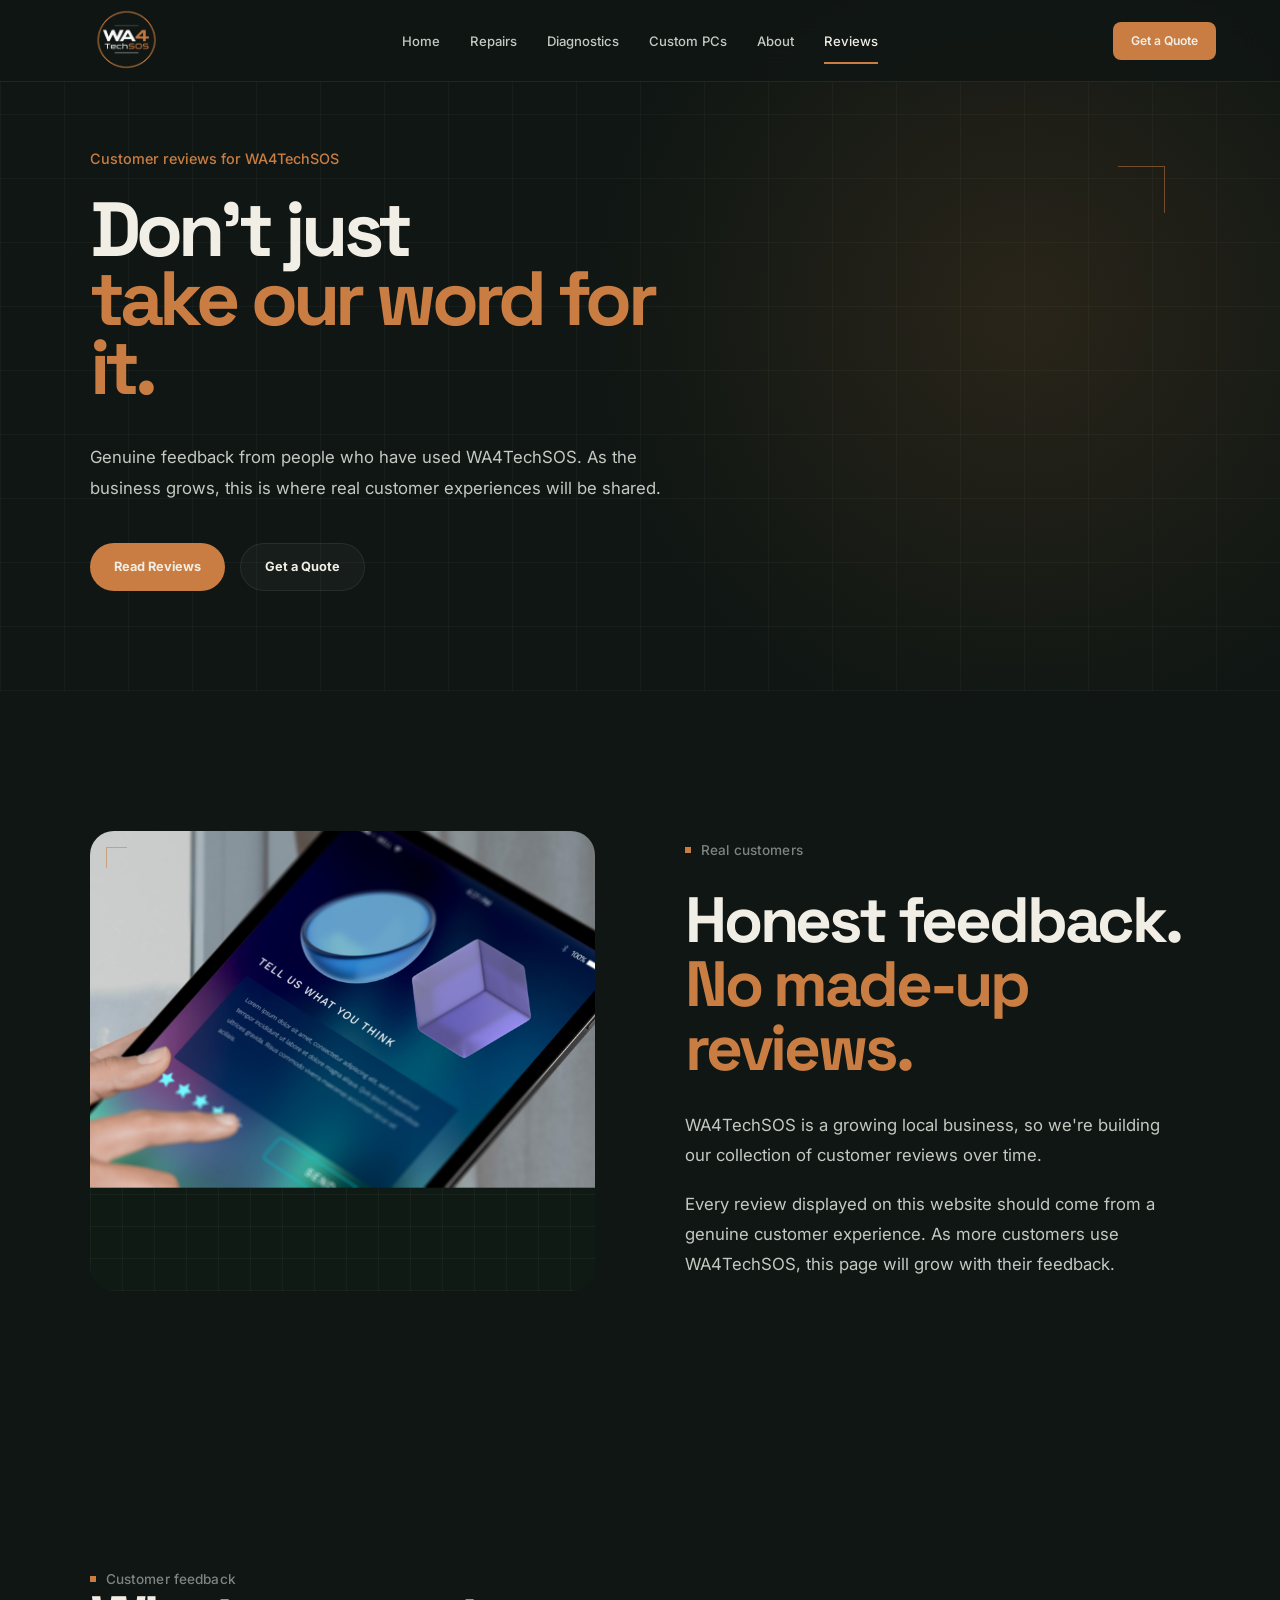
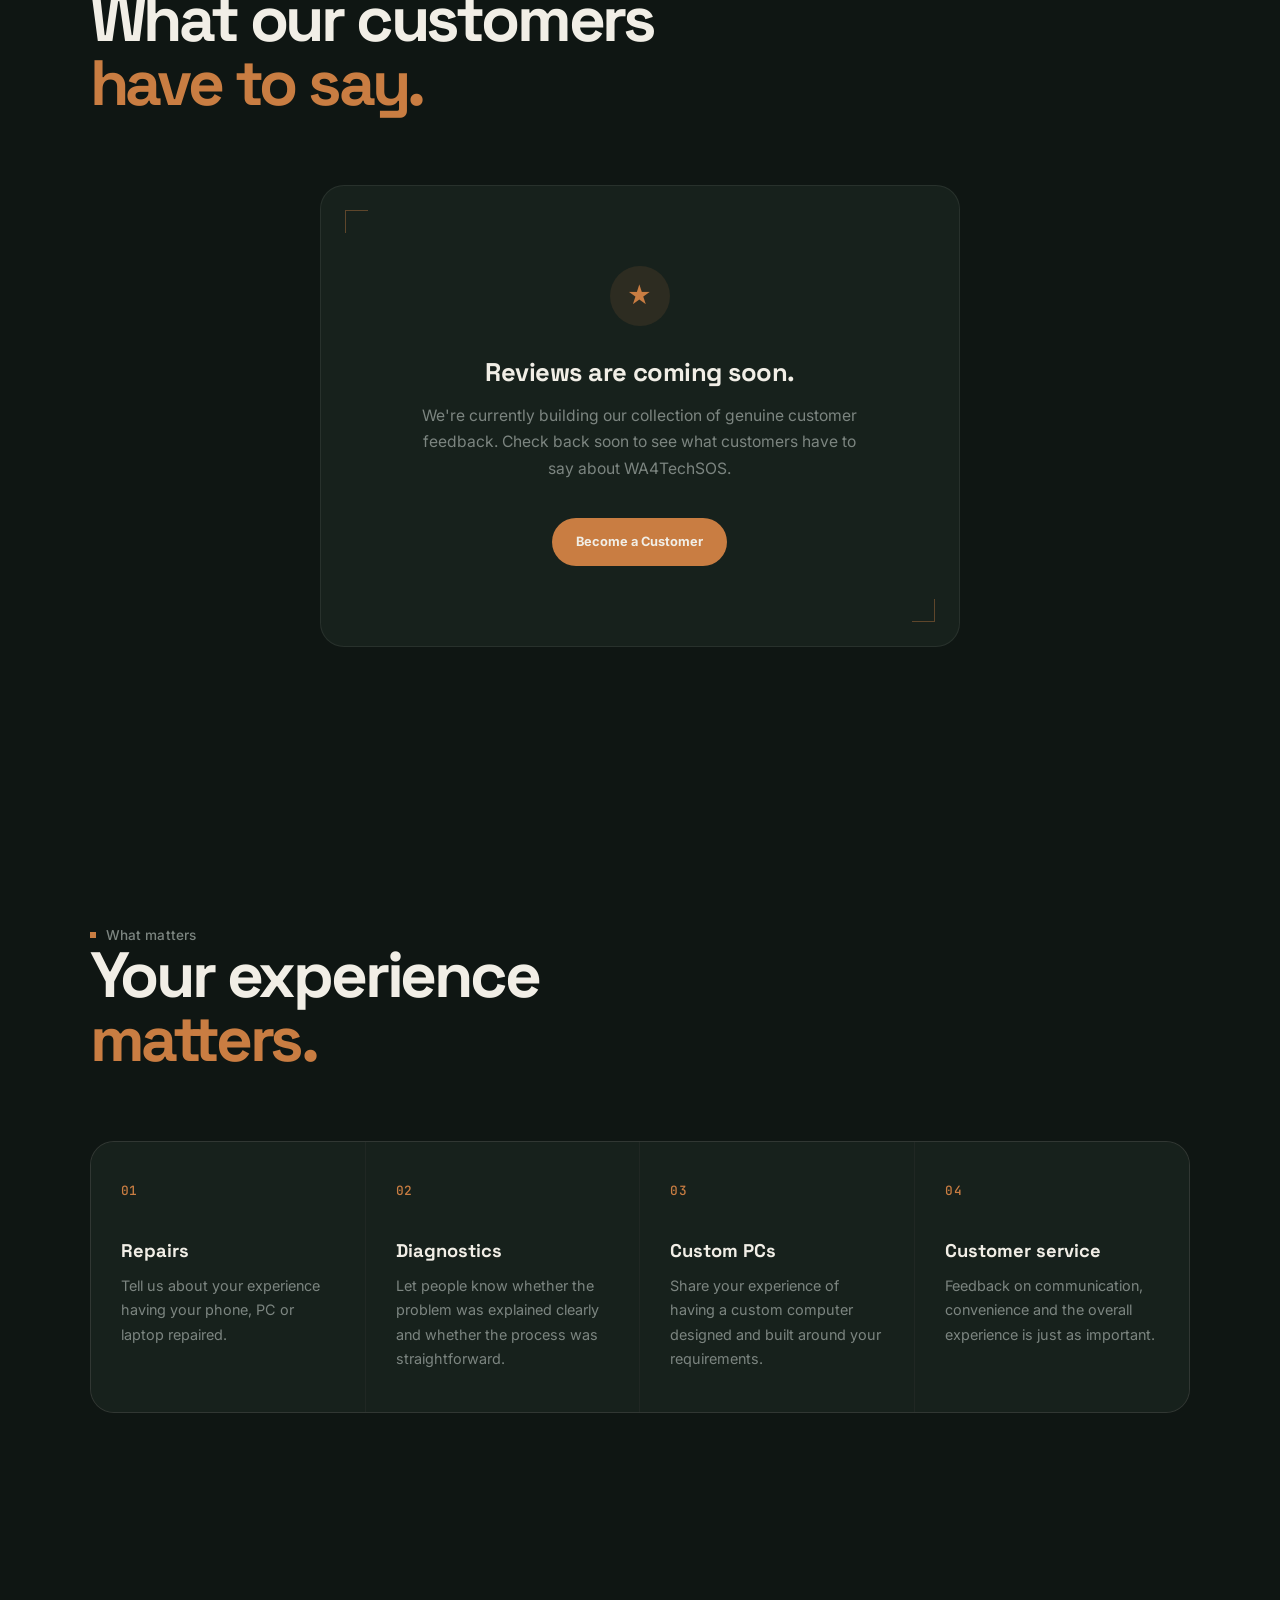
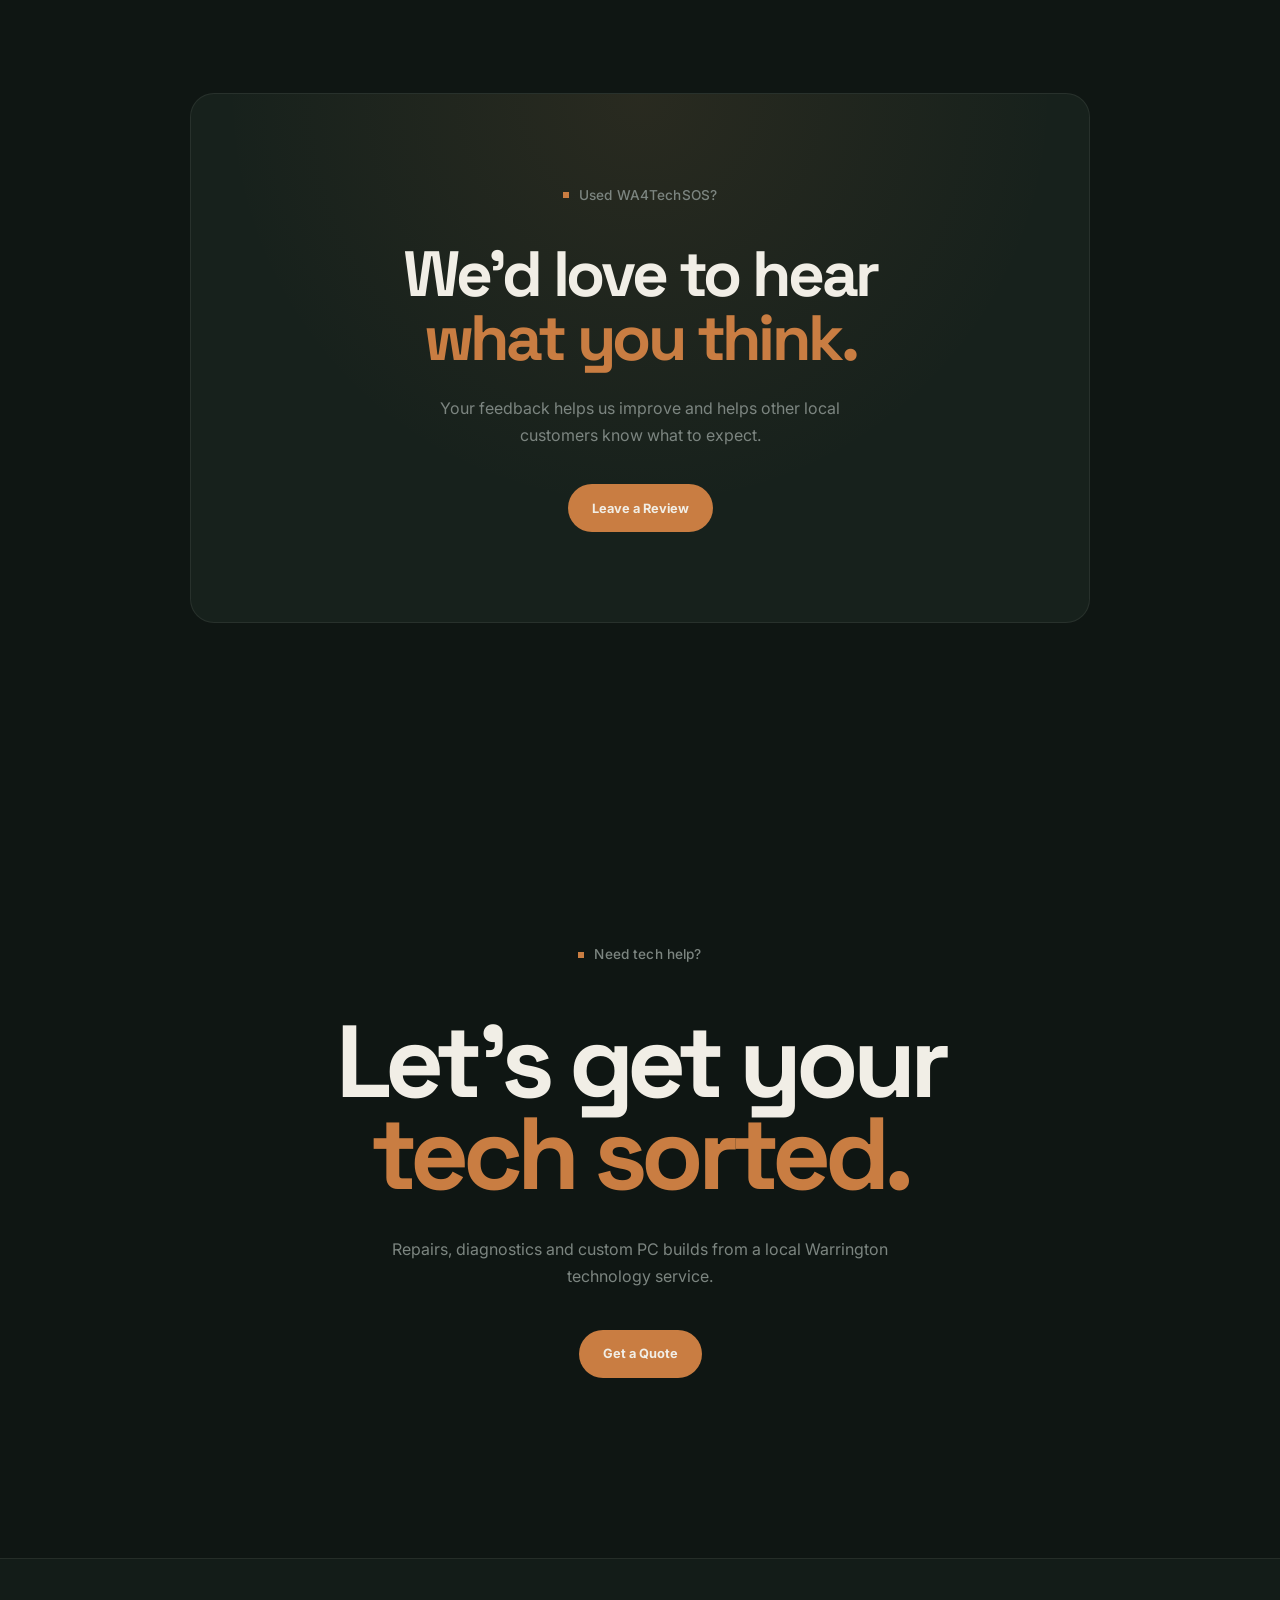
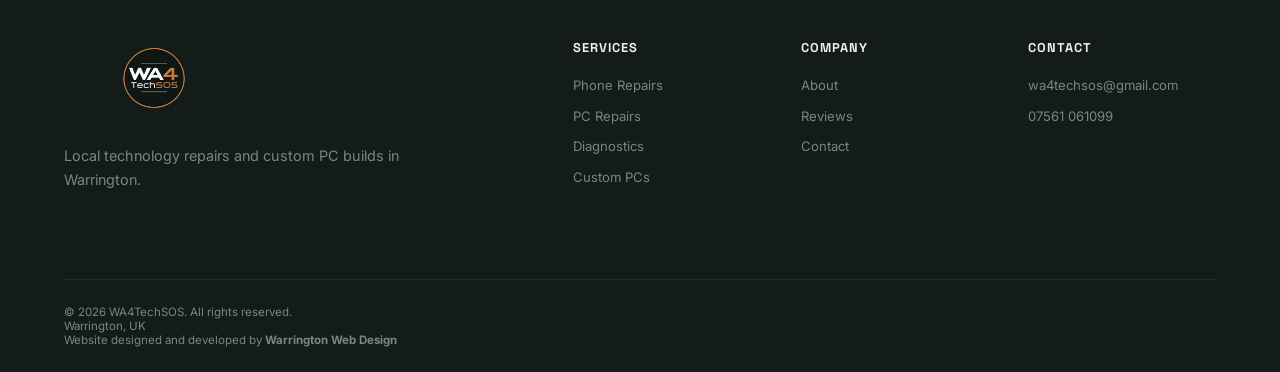
<file: html/reviews.html>
<!DOCTYPE html>
<html lang="en">
<head>
    <meta charset="UTF-8">
    <meta name="viewport" content="width=device-width, initial-scale=1.0">

    <title>Reviews | WA4TechSOS | Warrington</title>

    <meta name="description" content="See genuine customer reviews for WA4TechSOS, a local Warrington service for phone repairs, PC repairs, diagnostics and custom PC builds.">

    <link rel="preconnect" href="https://fonts.googleapis.com">
    <link rel="preconnect" href="https://fonts.gstatic.com" crossorigin>

    <link href="https://fonts.googleapis.com/css2?family=Inter:wght@400;500;600;700&family=Space+Grotesk:wght@500;600;700&family=JetBrains+Mono:wght@500;600&display=swap" rel="stylesheet">

    <link rel="stylesheet" href="../css/global.css">
    <link rel="stylesheet" href="../css/reviews.css">
</head>

<body class="reviews-page">


<!-- NAVBAR -->

<header class="navbar">

    <div class="nav-container">

        <a href="../index.html" class="logo">
            <img src="../images/logo.png" alt="WA4TechSOS">
        </a>

        <nav class="nav-links">

            <a href="../index.html">Home</a>

            <a href="repairs.html">Repairs</a>

            <a href="diagnostics.html">Diagnostics</a>

            <a href="pc-builds.html">Custom PCs</a>

            <a href="about.html">About</a>

            <a href="reviews.html" class="active">Reviews</a>

        </nav>

        <a href="about.html#contact" class="nav-cta">
            Get a Quote
        </a>

        <button class="menu-toggle" aria-label="Open navigation">

            <span></span>
            <span></span>
            <span></span>

        </button>

    </div>

</header>


<main>


    <!-- HERO -->

    <section class="page-hero reviews-hero">

        <div class="page-hero-content">

            <p class="hero-label">
                Customer reviews for WA4TechSOS
            </p>

            <h1>
                Don't just<br>
                <span>take our word for it.</span>
            </h1>

            <p class="hero-text">
                Genuine feedback from people who have used WA4TechSOS.
                As the business grows, this is where real customer
                experiences will be shared.
            </p>

            <div class="hero-buttons">

                <a href="#reviews" class="btn btn-primary">
                    Read Reviews
                </a>

                <a href="about.html#contact" class="btn btn-secondary">
                    Get a Quote
                </a>

            </div>

        </div>

    </section>


    <!-- INTRO -->

    <section class="reviews-intro section">

        <div class="section-container">

            <div class="intro-grid">

                <div class="intro-image">
                    <img src="../images/reviews-intro.jpg" alt="WA4TechSOS customer feedback">
                </div>

                <div class="intro-content">

                    <div class="section-label">
                        <p>Real customers</p>
                    </div>

                    <h2>
                        Honest feedback.<br>
                        <span>No made-up reviews.</span>
                    </h2>

                    <div class="intro-text">

                        <p>
                            WA4TechSOS is a growing local business, so we're building
                            our collection of customer reviews over time.
                        </p>

                        <p>
                            Every review displayed on this website should come from
                            a genuine customer experience. As more customers use
                            WA4TechSOS, this page will grow with their feedback.
                        </p>

                    </div>

                </div>

            </div>

        </div>

    </section>


    <!-- REVIEWS -->

    <section class="reviews-section section" id="reviews">

        <div class="section-container">

            <div class="section-heading">

                <div class="section-label">
                    <p>Customer feedback</p>
                </div>

                <h2>
                    What our customers<br>
                    <span>have to say.</span>
                </h2>

            </div>


            <div class="reviews-empty">

                <div class="empty-icon">
                    ★
                </div>

                <h3>
                    Reviews are coming soon.
                </h3>

                <p>
                    We're currently building our collection of genuine
                    customer feedback. Check back soon to see what
                    customers have to say about WA4TechSOS.
                </p>

                <a href="about.html#contact" class="btn btn-primary">
                    Become a Customer
                </a>

            </div>

        </div>

    </section>


    <!-- WHAT CUSTOMERS CAN REVIEW -->

    <section class="review-types section">

        <div class="section-container">

            <div class="section-heading">

                <div class="section-label">
                    <p>What matters</p>
                </div>

                <h2>
                    Your experience<br>
                    <span>matters.</span>
                </h2>

            </div>


            <div class="review-grid">


                <article class="review-type">

                    <span>01</span>

                    <h3>
                        Repairs
                    </h3>

                    <p>
                        Tell us about your experience having your phone,
                        PC or laptop repaired.
                    </p>

                </article>


                <article class="review-type">

                    <span>02</span>

                    <h3>
                        Diagnostics
                    </h3>

                    <p>
                        Let people know whether the problem was explained
                        clearly and whether the process was straightforward.
                    </p>

                </article>


                <article class="review-type">

                    <span>03</span>

                    <h3>
                        Custom PCs
                    </h3>

                    <p>
                        Share your experience of having a custom computer
                        designed and built around your requirements.
                    </p>

                </article>


                <article class="review-type">

                    <span>04</span>

                    <h3>
                        Customer service
                    </h3>

                    <p>
                        Feedback on communication, convenience and the
                        overall experience is just as important.
                    </p>

                </article>


            </div>

        </div>

    </section>


    <!-- REVIEW CTA -->

    <section class="review-cta section">

        <div class="review-cta-content">

            <p class="section-label">
                Used WA4TechSOS?
            </p>

            <h2>
                We'd love to hear<br>
                <span>what you think.</span>
            </h2>

            <p>
                Your feedback helps us improve and helps other local
                customers know what to expect.
            </p>

            <!-- Replace # with the actual Google review link later -->

            <a href="#" class="btn btn-primary">
                Leave a Review
            </a>

        </div>

    </section>


    <!-- FINAL CTA -->

    <section class="final-cta section">

        <div class="final-cta-content">

            <p class="section-label">
                Need tech help?
            </p>

            <h2>
                Let's get your<br>
                <span>tech sorted.</span>
            </h2>

            <p>
                Repairs, diagnostics and custom PC builds from a local
                Warrington technology service.
            </p>

            <a href="about.html#contact" class="btn btn-primary">
                Get a Quote
            </a>

        </div>

    </section>


</main>


<!-- FOOTER -->

<footer class="footer">

    <div class="footer-container">


        <div class="footer-brand">

            <img src="../images/logo.png" alt="WA4TechSOS">

            <p>
                Local technology repairs and custom PC builds in Warrington.
            </p>

        </div>


        <div class="footer-links">


            <div>

                <h4>Services</h4>

                <a href="repairs.html">
                    Phone Repairs
                </a>

                <a href="repairs.html">
                    PC Repairs
                </a>

                <a href="diagnostics.html">
                    Diagnostics
                </a>

                <a href="pc-builds.html">
                    Custom PCs
                </a>

            </div>


            <div>

                <h4>Company</h4>

                <a href="about.html">
                    About
                </a>

                <a href="reviews.html">
                    Reviews
                </a>

                <a href="about.html#contact">
                    Contact
                </a>

            </div>


            <div>

                <h4>Contact</h4>

                <a href="mailto:wa4techsos@gmail.com">
                    wa4techsos@gmail.com
                </a>

                <a href="tel:07561061099">
                    07561 061099
                </a>

            </div>

        </div>

    </div>


    <div class="footer-bottom">

        <p>
            © 2026 WA4TechSOS. All rights reserved.
        </p>

        <p>
            Warrington, UK
        </p>

        <p>
            Website designed and developed by <strong>Warrington Web Design</strong>
        </p>

    </div>

</footer>


<script src="../js/main.js"></script>

</body>
</html>
</file>
<file: css/global.css>
/* =========================================================
   WA4TECHSOS
   GLOBAL STYLES
   Shared by every page
========================================================= */


/* =========================================================
   VARIABLES
========================================================= */

:root {
    --bg: #0f1613;
    --bg-secondary: #131c18;
    --bg-card: #17211c;

    --accent: #c97d42;
    --accent-light: #e0a066;

    --white: #f1eee6;
    --text: #c4c9c2;
    --muted: #7c8580;

    --border: rgba(241, 238, 230, 0.08);

    --max-width: 1400px;

    --nav-height: 82px;

    --radius: 24px;
    --radius-small: 14px;

    --transition: 0.3s ease;

    --font-display: "Space Grotesk", sans-serif;
    --font-body: "Inter", sans-serif;
    --font-mono: "JetBrains Mono", monospace;
}


/* =========================================================
   RESET
========================================================= */

* {
    margin: 0;
    padding: 0;
    box-sizing: border-box;
}

html {
    scroll-behavior: smooth;
    overflow-x: hidden;

    scrollbar-width: thin;
    scrollbar-color: #252c36 var(--bg);
}

body {
    min-height: 100vh;

    background: var(--bg);
    color: var(--white);

    font-family: var(--font-body);

    overflow-x: hidden;

    -webkit-font-smoothing: antialiased;
    text-rendering: optimizeLegibility;
}

h1,
h2,
h3,
h4 {
    font-family: var(--font-display);
}

img {
    max-width: 100%;
}

button,
input,
textarea,
select {
    font: inherit;
}

button {
    color: inherit;
}

a {
    color: inherit;
}

::selection {
    background: var(--accent);
    color: var(--white);
}


/* =========================================================
   SCROLLBAR
========================================================= */

/* Chrome / Edge / Safari */

::-webkit-scrollbar {
    width: 6px;
}

::-webkit-scrollbar-track {
    background: var(--bg);
}

::-webkit-scrollbar-thumb {
    background: #252c36;
    border-radius: 10px;
}

::-webkit-scrollbar-thumb:hover {
    background: var(--accent);
}


/* =========================================================
   NAVBAR
========================================================= */

.navbar {
    position: fixed;

    top: 0;
    left: 0;

    width: 100%;
    height: var(--nav-height);

    z-index: 1000;

    background: rgba(15, 22, 19, 0.8);

    backdrop-filter: blur(18px);
    -webkit-backdrop-filter: blur(18px);

    border-bottom: 1px solid var(--border);
}


/* Navbar container */

.nav-container {
    width: min(90%, var(--max-width));
    height: 100%;

    margin: 0 auto;

    position: relative;

    display: flex;
    align-items: center;
}


/* =========================================================
   LOGO
========================================================= */

.logo {
    display: flex;
    align-items: center;

    width: 145px;
    height: 100%;

    flex-shrink: 0;

    text-decoration: none;
}

.logo img {
    display: block;

    width: 125px;
    height: auto;

    scale: 0.6;

    object-fit: contain;
}


/* =========================================================
   NAVIGATION LINKS
========================================================= */

.nav-links {
    display: flex;
    align-items: center;

    gap: 30px;

    height: 100%;

    position: absolute;
    left: 50%;
    transform: translateX(-50%);
}

.nav-links a {
    position: relative;

    display: flex;
    align-items: center;

    height: 100%;

    color: var(--text);

    text-decoration: none;

    font-size: 0.82rem;
    font-weight: 500;

    white-space: nowrap;

    transition: color var(--transition);
}

.nav-links a:hover,
.nav-links a.active {
    color: var(--white);
}


/* Blue underline */

.nav-links a:not(.nav-cta)::after {
    content: "";

    position: absolute;

    left: 0;
    bottom: 17px;

    width: 100%;
    height: 2px;

    background: var(--accent);

    transform: scaleX(0);
    transform-origin: center;

    transition: transform var(--transition);
}

.nav-links a:not(.nav-cta):hover::after,
.nav-links a:not(.nav-cta).active::after {
    transform: scaleX(1);
}


/* =========================================================
   NAV CTA
========================================================= */

.nav-cta {
    display: inline-flex;

    align-items: center;
    justify-content: center;

    flex-shrink: 0;

    margin-left: auto;

    height: 38px;

    padding: 0 18px;

    border-radius: 8px;

    background: var(--accent);

    color: var(--white);

    text-decoration: none;

    font-size: 0.76rem;
    font-weight: 600;

    white-space: nowrap;

    transition:
        background var(--transition),
        transform var(--transition);
}

.nav-cta:hover {
    background: var(--accent-light);

    color: var(--white);

    transform: translateY(-2px);
}


/* =========================================================
   MOBILE MENU BUTTON
========================================================= */

.menu-toggle {
    display: none;

    width: 42px;
    height: 42px;

    padding: 0;

    border: 0;
    background: transparent;

    cursor: pointer;

    position: relative;

    z-index: 1001;
}

.menu-toggle span {
    display: block;

    width: 24px;
    height: 2px;

    margin: 5px auto;

    background: var(--white);

    border-radius: 2px;

    transition: transform 0.3s ease, opacity 0.3s ease;
}


/* Hamburger → X */

.menu-toggle.active span:nth-child(1) {
    transform: translateY(7px) rotate(45deg);
}

.menu-toggle.active span:nth-child(2) {
    opacity: 0;
}

.menu-toggle.active span:nth-child(3) {
    transform: translateY(-7px) rotate(-45deg);
}


/* =========================================================
   SHARED SECTION LABEL
========================================================= */

.section-label {
    display: flex;
    align-items: center;

    gap: 10px;

    color: var(--muted);

    font-size: 0.85rem;
    font-weight: 500;

    letter-spacing: 0.01em;
}

.section-label::before {
    content: "";

    width: 6px;
    height: 6px;

    flex-shrink: 0;

    background: var(--accent);
}

.section-label p {
    margin: 0;
}


/* =========================================================
   BUTTONS
========================================================= */

.btn {
    display: inline-flex;

    align-items: center;
    justify-content: center;

    min-height: 48px;

    padding: 0 24px;

    border-radius: 999px;

    text-decoration: none;

    font-size: 0.8rem;
    font-weight: 700;

    transition:
        background var(--transition),
        color var(--transition),
        border-color var(--transition),
        transform var(--transition);
}

.btn:hover {
    transform: translateY(-2px);
}


/* Primary */

.btn-primary {
    background: var(--accent);
    color: var(--white);
}

.btn-primary:hover {
    background: var(--accent-light);
}


/* Secondary */

.btn-secondary {
    border: 1px solid var(--border);

    background: rgba(255, 255, 255, 0.03);

    color: var(--white);
}

.btn-secondary:hover {
    border-color: rgba(255, 255, 255, 0.18);

    background: rgba(255, 255, 255, 0.07);
}


/* =========================================================
   GLOBAL FADE ANIMATION
========================================================= */

.fade-hidden {
    opacity: 0;

    transform: translateY(16px);
}

.fade-in {
    opacity: 1;

    transform: translateY(0);

    transition:
        opacity 0.6s ease,
        transform 0.6s ease;
}


/* =========================================================
   FOOTER
========================================================= */

.footer {
    margin-top: 0;

    background: var(--bg-secondary);

    border-top: 1px solid var(--border);
}

.footer-container {
    width: min(90%, var(--max-width));

    margin: 0 auto;

    padding: 80px 0;

    display: grid;

    grid-template-columns: 1fr 1.5fr;

    gap: 80px;
}


/* Footer brand */

.footer-brand img {
    display: block;

    width: 180px;
    height: auto;

    max-height: 80px;

    object-fit: contain;

    margin-bottom: 25px;
}

.footer-brand p {
    max-width: 350px;

    color: var(--muted);

    font-size: 0.9rem;

    line-height: 1.7;
}


/* Footer links */

.footer-links {
    display: grid;

    grid-template-columns: repeat(3, 1fr);

    gap: 40px;
}

.footer-links > div {
    display: flex;
    flex-direction: column;

    align-items: flex-start;
}

.footer-links h4 {
    margin-bottom: 20px;

    color: var(--white);

    font-size: 0.8rem;

    text-transform: uppercase;
    letter-spacing: 0.08em;
}

.footer-links a,
.footer-links span {
    margin-bottom: 11px;

    color: var(--muted);

    text-decoration: none;

    font-size: 0.82rem;

    line-height: 1.5;

    transition: color var(--transition);
}

.footer-links a:hover {
    color: var(--white);
}


/* Footer bottom */

.footer-bottom {
    width: min(90%, var(--max-width));

    margin: 0 auto;

    padding: 25px 0;

    border-top: 1px solid var(--border);
}

.footer-bottom p {
    color: var(--muted);

    font-size: 0.72rem;
}


/* =========================================================
   MOBILE NAVIGATION
========================================================= */

@media (max-width: 1100px) {

    .nav-container {
        width: 100%;
    }

    .logo {
        width: 125px;
    }

    .logo img {
        scale: 0.6;
    }

    .nav-links {
        gap: 20px;
    }

    .nav-links a {
        font-size: 0.76rem;
    }

    .nav-cta {
        height: 36px;
        padding: 0 16px;

        font-size: 0.73rem;
    }
}


/* =========================================================
   MOBILE
========================================================= */

@media (max-width: 700px) {

    :root {
        --nav-height: 72px;
    }


    /* Navbar */

    .navbar {
        height: var(--nav-height);
    }

    .nav-container {
        width: 100%;
    }

    .logo {
        width: 120px;
    }

    .logo img {
        scale: 0.6;
    }


    /* Hamburger */

    .menu-toggle {
        display: block;
    }


    /* Mobile dropdown */

    .nav-links {
        position: absolute;

        top: var(--nav-height);
        left: 0;

        transform: none;

        width: 100%;

        height: auto;

        max-height: 0;

        overflow: hidden;

        opacity: 0;

        display: flex;

        flex-direction: column;

        align-items: stretch;

        gap: 0;

        background: rgba(15, 22, 19, 0.98);

        backdrop-filter: blur(18px);
        -webkit-backdrop-filter: blur(18px);

        border-bottom: 1px solid var(--border);

        transition:
            max-height 0.4s ease,
            opacity 0.25s ease;
    }

    .nav-links.active {
        max-height: 500px;

        opacity: 1;
    }


    /* Mobile links */

    .nav-links a {
        width: 100%;
        height: auto;

        justify-content: center;

        padding: 18px 20px;

        font-size: 0.85rem;
    }

    .nav-links a:not(.nav-cta)::after {
        display: none;
    }


    /* Mobile CTA */

    .nav-cta {
        height: 40px;
        padding: 0 15px;

        margin-right: 8px;

        font-size: 0.72rem;
    }

    /* Footer */

    .footer-container {
        grid-template-columns: 1fr;

        gap: 50px;

        padding: 60px 0;
    }

    .footer-links {
        grid-template-columns: 1fr 1fr;

        gap: 40px 25px;
    }

}


/* =========================================================
   SMALL MOBILE
========================================================= */

@media (max-width: 400px) {

    .logo img {
        width: 115px;
    }

    .footer-links {
        grid-template-columns: 1fr;
    }

}
</file>
<file: css/home.css>
/* =========================================================
   WA4TECHSOS — HOMEPAGE
   home.css
   ========================================================= */


/* =========================================================
   HERO
   ========================================================= */

.home-page .hero {
    min-height: 100vh;
    min-height: 100svh;
    position: relative;
    display: grid;
    grid-template-columns: 1.1fr 0.9fr;
    gap: 60px;
    align-items: center;
    overflow: hidden;
    padding: 140px max(7%, calc((100% - var(--max-width)) / 2)) 100px;
    background:
        radial-gradient(
            circle at 78% 40%,
            rgba(201, 125, 66, 0.16),
            transparent 45%
        ),
        repeating-linear-gradient(
            0deg,
            rgba(241, 238, 230, 0.035) 0px,
            rgba(241, 238, 230, 0.035) 1px,
            transparent 1px,
            transparent 64px
        ),
        repeating-linear-gradient(
            90deg,
            rgba(241, 238, 230, 0.035) 0px,
            rgba(241, 238, 230, 0.035) 1px,
            transparent 1px,
            transparent 64px
        ),
        #0f1613;
}

.home-page .hero::after {
    content: "";
    position: absolute;
    width: 46px;
    height: 46px;
    right: 9%;
    top: 22%;
    border-top: 1px solid rgba(201, 125, 66, 0.5);
    border-right: 1px solid rgba(201, 125, 66, 0.5);
    pointer-events: none;
}

.home-page .hero-content {
    position: relative;
    z-index: 2;
    max-width: 620px;
}

.home-page .hero-image {
    position: relative;
    z-index: 1;

    min-height: 520px;
}

.home-page .hero-image img {
    width: 100%;
    height: 100%;

    display: block;

    object-fit: cover;

    -webkit-mask-image: radial-gradient(ellipse at center, black 55%, transparent 100%);
    mask-image: radial-gradient(ellipse at center, black 55%, transparent 100%);
}

.home-page .hero-label {
    margin: 0 0 28px;
    color: var(--accent);
    font-size: 0.9rem;
    font-weight: 500;
}

.home-page .hero h1 {
    margin: 0;
    color: var(--white);
    font-size: clamp(3.2rem, 6vw, 6.5rem);
    line-height: 0.95;
    letter-spacing: -0.06em;
    font-weight: 700;
}

.home-page .hero h1 span {
    color: var(--accent);
}

.home-page .hero-text {
    max-width: 650px;
    margin: 40px 0 0;
    color: var(--text);
    font-size: 1.1rem;
    line-height: 1.8;
}

.home-page .hero-buttons {
    display: flex;
    align-items: center;
    gap: 15px;
    margin-top: 38px;
}

.home-page .hero-scroll {
    position: absolute;
    z-index: 2;
    bottom: 35px;
    left: max(7%, calc((100% - var(--max-width)) / 2));
    display: flex;
    align-items: center;
    gap: 14px;
    color: var(--muted);
    font-size: 0.7rem;
    text-transform: uppercase;
    letter-spacing: 0.14em;
}

.home-page .hero-scroll span {
    width: 34px;
    height: 1px;
    display: block;
    background: var(--muted);
}


/* =========================================================
   SHARED SECTION
   ========================================================= */

.home-page .section {
    padding: 130px 0;
}

.home-page .section-container {
    width: min(var(--max-width), calc(100% - 14%));
    margin: 0 auto;
}


/* =========================================================
   INTRO
   ========================================================= */

.home-page .intro {
    background: var(--bg);
}

.home-page .intro-grid {
    display: grid;
    grid-template-columns: minmax(0, 1fr) minmax(0, 1fr);

    gap: 90px;
    align-items: center;
}

.home-page .intro-image {
    position: relative;
    overflow: hidden;

    min-height: 460px;

    border-radius: var(--radius);
    object-fit: cover;
    background:
        repeating-linear-gradient(
            0deg,
            rgba(241, 238, 230, 0.04) 0px,
            rgba(241, 238, 230, 0.04) 1px,
            transparent 1px,
            transparent 32px
        ),
        repeating-linear-gradient(
            90deg,
            rgba(241, 238, 230, 0.04) 0px,
            rgba(241, 238, 230, 0.04) 1px,
            transparent 1px,
            transparent 32px
        ),
        #101a15;
}

.home-page .intro-image img {
    width: 100%;
    height: 100%;

    display: block;

    object-fit: cover;
    scale: 1.11;
}

@media (max-width: 900px) {
    .home-page .intro-image {
        display: none;
    }
}

.home-page .intro-image::before {
    content: "";
    position: absolute;
    z-index: 1;
    width: 20px;
    height: 20px;
    left: 16px;
    top: 16px;
    border-top: 1px solid rgba(201, 125, 66, 0.55);
    border-left: 1px solid rgba(201, 125, 66, 0.55);
}

.home-page .intro .section-label {
    margin-bottom: 30px;
}

.home-page .intro-content {
    max-width: 560px;
}

.home-page .intro-content h2 {
    margin: 0 0 30px;
    color: var(--white);
    font-size: clamp(2.8rem, 5vw, 5rem);
    line-height: 1.05;
    letter-spacing: -0.05em;
}

.home-page .intro-content h2 span {
    color: var(--accent);
}

.home-page .intro-text p {
    margin: 0 0 18px;
    color: var(--text);
    font-size: 1.05rem;
    line-height: 1.8;
}

.home-page .intro-text p:last-child {
    margin-bottom: 0;
}


/* =========================================================
   SECTION HEADINGS
   ========================================================= */

.home-page .section-heading {
    margin-bottom: 65px;
}

.home-page .section-heading h2 {
    max-width: 850px;
    margin: 25px 0 0;
    color: var(--white);
    font-size: clamp(2.8rem, 5vw, 5rem);
    line-height: 1;
    letter-spacing: -0.05em;
}

.home-page .section-heading h2 span {
    color: var(--accent);
}


/* =========================================================
   SERVICES
   ========================================================= */

.home-page .services {
    background: var(--bg-secondary);
}

.home-page .services-grid {
    display: grid;
    grid-template-columns: repeat(2, 1fr);
    gap: 20px;
}

.home-page .service-card {
    min-height: 540px;
    position: relative;
    display: flex;
    flex-direction: column;
    overflow: hidden;
    border: 1px solid var(--border);
    border-radius: var(--radius);
    background: var(--bg-card);
    transition:
        transform var(--transition),
        border-color var(--transition);
}

.home-page .service-card:hover {
    transform: translateY(-6px);
    border-color: rgba(201, 125, 66, 0.35);
}

.home-page .service-large {
    grid-row: span 2;
}

.home-page .service-wide {
    grid-column: span 2;
    min-height: 400px;
}


/* Service image */

.home-page .service-image {
    min-height: 230px;
    position: relative;
    overflow: hidden;
    background:
        repeating-linear-gradient(
            0deg,
            rgba(241, 238, 230, 0.04) 0px,
            rgba(241, 238, 230, 0.04) 1px,
            transparent 1px,
            transparent 32px
        ),
        repeating-linear-gradient(
            90deg,
            rgba(241, 238, 230, 0.04) 0px,
            rgba(241, 238, 230, 0.04) 1px,
            transparent 1px,
            transparent 32px
        ),
        #101a15;
        object-fit: cover;
}

.home-page .service-image img {
    width: 100%;
    height: 100%;

    display: block;

    object-fit: cover;
}

.home-page .service-large .service-image {
    min-height: 340px;
}

.home-page .service-wide .service-image {
    min-height: 220px;
}

.home-page .service-image::after {
    content: "";
    position: absolute;
    inset: 0;
    background:
        linear-gradient(
            180deg,
            transparent 40%,
            rgba(15, 22, 19, 0.75)
        );
}

.home-page .service-image::before {
    content: "";
    position: absolute;
    z-index: 1;
    width: 20px;
    height: 20px;
    left: 16px;
    top: 16px;
    border-top: 1px solid rgba(201, 125, 66, 0.55);
    border-left: 1px solid rgba(201, 125, 66, 0.55);
}


.home-page .phone-image {
    background-image:
        linear-gradient(
            rgba(15, 22, 19, 0.25),
            rgba(15, 22, 19, 0.4)
        );
    background-size: cover;
    background-position: center;
}

.home-page .pc-repair-image {
    background-image:
        linear-gradient(
            rgba(15, 22, 19, 0.25),
            rgba(15, 22, 19, 0.4)
        );
    background-size: cover;
    background-position: center;
}

.home-page .diagnostic-image {
    background-image:
        linear-gradient(
            rgba(15, 22, 19, 0.25),
            rgba(15, 22, 19, 0.4)
        );
    background-size: cover;
    background-position: center;
}

.home-page .custom-pc-image {
    background-image:
        linear-gradient(
            rgba(15, 22, 19, 0.25),
            rgba(15, 22, 19, 0.4)
        );
    background-size: cover;
    background-position: center;
}


/* Service content */

.home-page .service-content {
    flex: 1;
    display: flex;
    flex-direction: column;
    padding: 32px;
}

.home-page .service-number {
    margin: 0 0 15px;
    color: var(--accent);
    font-family: var(--font-mono);
    font-size: 0.75rem;
    font-weight: 500;
    letter-spacing: 0.04em;
}

.home-page .service-content h3 {
    margin: 0 0 15px;
    color: var(--white);
    font-size: 1.6rem;
    letter-spacing: -0.02em;
}

.home-page .service-content > p:not(.service-number) {
    margin: 0;
    color: var(--muted);
    line-height: 1.7;
}

.home-page .service-content a {
    display: inline-flex;
    align-items: center;
    gap: 10px;
    width: fit-content;
    margin-top: auto;
    padding-top: 25px;
    color: var(--white);
    font-size: 0.9rem;
    font-weight: 600;
    text-decoration: none;
    transition: color var(--transition);
}

.home-page .service-content a span {
    color: var(--accent);
    font-size: 1.2rem;
    transition: transform var(--transition);
}

.home-page .service-content a:hover {
    color: var(--accent);
}

.home-page .service-content a:hover span {
    transform: translateX(5px);
}

.home-page .service-price {
    width: fit-content;
    margin-top: 20px;
    padding: 8px 12px;
    border: 1px solid rgba(201, 125, 66, 0.3);
    border-radius: 8px;
    background: rgba(201, 125, 66, 0.08);
    color: var(--accent-light);
    font-size: 0.8rem;
    font-weight: 600;
}


/* =========================================================
   CUSTOM PC FEATURE
   ========================================================= */

.home-page .pc-feature {
    padding: 130px 0;
    background: var(--bg);
}

.home-page .pc-feature-container {
    width: min(var(--max-width), calc(100% - 14%));
    min-height: 600px;
    margin: 0 auto;
    display: grid;
    grid-template-columns: 0.85fr 1.15fr;
    overflow: hidden;
    border-radius: var(--radius);
    border: 1px solid var(--border);
    background: var(--bg-card);
}

.home-page .pc-feature-content {
    display: flex;
    flex-direction: column;
    justify-content: center;
    padding: 70px;
}

.home-page .pc-feature-content .section-label {
    margin-bottom: 25px;
    color: var(--muted);
    font-size: 0.85rem;
    font-weight: 500;
}

.home-page .pc-feature-content h2 {
    margin: 0 0 25px;
    color: var(--white);
    font-size: clamp(3rem, 5vw, 5rem);
    line-height: 0.95;
    letter-spacing: -0.05em;
}

.home-page .pc-feature-content h2 span {
    color: var(--accent);
}

.home-page .pc-feature-content > p:not(.section-label) {
    max-width: 500px;
    margin: 0 0 35px;
    color: var(--text);
    line-height: 1.8;
}

.home-page .pc-feature-image {
    min-height: 600px;
    position: relative;
    background:
        linear-gradient(
            90deg,
            rgba(15, 22, 19, 0.2),
            transparent
        );
    background-size: cover;
    background-position: center;
}

.pc-feature-image img {
    width: 100%;
    height: 100%;

    display: block;

    object-fit: cover;
}

.home-page .pc-feature-image::before {
    content: "";
    position: absolute;
    width: 22px;
    height: 22px;
    right: 20px;
    bottom: 20px;
    border-bottom: 1px solid rgba(201, 125, 66, 0.5);
    border-right: 1px solid rgba(201, 125, 66, 0.5);
}


/* =========================================================
   PROCESS
   ========================================================= */

.home-page .process {
    background: var(--bg-secondary);
}

.home-page .process-grid {
    display: grid;
    grid-template-columns: repeat(4, 1fr);
    gap: 0;
    border-top: 1px solid var(--border);
}

.home-page .process-step {
    min-height: 300px;
    padding: 35px 30px 35px 0;
    border-right: 1px solid var(--border);
}

.home-page .process-step:not(:first-child) {
    padding-left: 30px;
}

.home-page .process-step:last-child {
    border-right: none;
}

.home-page .process-step > span {
    display: block;
    margin-bottom: 70px;
    color: var(--accent);
    font-family: var(--font-mono);
    font-size: 0.8rem;
    font-weight: 500;
    letter-spacing: 0.02em;
}

.home-page .process-step h3 {
    margin: 0 0 15px;
    color: var(--white);
    font-size: 1.2rem;
}

.home-page .process-step p {
    margin: 0;
    color: var(--muted);
    line-height: 1.7;
}


/* =========================================================
   WHY CHOOSE US
   ========================================================= */

.home-page .why-us {
    background: var(--bg);
}

.home-page .why-grid {
    display: grid;
    grid-template-columns: 0.9fr 1.1fr;
    gap: 100px;
}

.home-page .why-heading h2 {
    margin: 30px 0 0;
    color: var(--white);
    font-size: clamp(2.7rem, 4.5vw, 4.7rem);
    line-height: 1;
    letter-spacing: -0.05em;
}

.home-page .why-heading h2 span {
    color: var(--accent);
}

.home-page .why-list {
    border-top: 1px solid var(--border);
}

.home-page .why-item {
    display: grid;
    grid-template-columns: 60px 1fr;
    gap: 20px;
    padding: 30px 0;
    border-bottom: 1px solid var(--border);
}

.home-page .why-number {
    color: var(--accent);
    font-family: var(--font-mono);
    font-size: 0.8rem;
    font-weight: 500;
    padding-top: 4px;
}

.home-page .why-item h3 {
    margin: 0 0 8px;
    color: var(--white);
    font-size: 1.15rem;
}

.home-page .why-item p {
    max-width: 500px;
    margin: 0;
    color: var(--muted);
    line-height: 1.7;
}


/* =========================================================
   REVIEWS
   ========================================================= */

.home-page .reviews-preview {
    background: var(--bg);
}

.home-page .reviews-heading {
    max-width: 850px;
}

.home-page .reviews-grid {
    display: grid;
    grid-template-columns: repeat(2, 1fr);
    gap: 20px;
}

.home-page .review-card {
    min-height: 270px;
    padding: 35px;
    display: flex;
    flex-direction: column;
    justify-content: center;
    border: 1px solid var(--border);
    border-radius: var(--radius);
    background: var(--bg-card);
}

.home-page .stars {
    margin-bottom: 25px;
    color: var(--accent);
    letter-spacing: 0.12em;
}

.home-page .review-text {
    margin: 0 0 25px;
    color: var(--text);
    line-height: 1.7;
}

.home-page .review-author {
    margin: auto 0 0;
    color: var(--muted);
    font-size: 0.85rem;
}

.home-page .review-card-empty {
    align-items: flex-start;
}

.home-page .review-card-empty p {
    margin: 0 0 25px;
    color: var(--muted);
    line-height: 1.7;
}

.home-page .review-card-empty a {
    color: var(--white);
    font-size: 0.9rem;
    font-weight: 600;
    text-decoration: none;
    transition: color var(--transition);
}

.home-page .review-card-empty a:hover {
    color: var(--accent);
}

.home-page .reviews-button {
    display: flex;
    justify-content: center;
    margin-top: 45px;
}


/* =========================================================
   FINAL CTA
   ========================================================= */

.home-page .final-cta {
    padding: 160px 7%;
    text-align: center;
    background:
        radial-gradient(
            circle at center,
            rgba(201, 125, 66, 0.12),
            transparent 50%
        ),
        var(--bg-secondary);
}

.home-page .final-cta-content {
    max-width: 850px;
    margin: 0 auto;
}

.home-page .final-cta-content .section-label {
    justify-content: center;
    margin-bottom: 25px;
    color: var(--accent);
    font-size: 0.75rem;
    font-weight: 600;
    letter-spacing: 0.15em;
}

.home-page .final-cta h2 {
    margin: 0;
    color: var(--white);
    font-size: clamp(3rem, 6vw, 6rem);
    line-height: 0.95;
    letter-spacing: -0.06em;
}

.home-page .final-cta h2 span {
    color: var(--accent);
}

.home-page .final-cta p {
    max-width: 550px;
    margin: 30px auto 35px;
    color: var(--text);
    line-height: 1.8;
}


/* =========================================================
   TABLET
   ========================================================= */

@media (max-width: 1000px) {

    .home-page .hero {
        grid-template-columns: 1fr;
    }

    .home-page .hero-content {
        max-width: 100%;
    }

    .home-page .hero-image {
        order: -1;
        min-height: 340px;
    }

    .home-page .pc-feature-container {
        grid-template-columns: 1fr;
    }

    .home-page .pc-feature-image {
        min-height: 450px;
        order: -1;
    }

    .home-page .pc-feature-content {
        padding: 55px;
    }

    .home-page .process-grid {
        grid-template-columns: repeat(2, 1fr);
    }

    .home-page .process-step:nth-child(2) {
        border-right: none;
    }

    .home-page .process-step:nth-child(3),
    .home-page .process-step:nth-child(4) {
        border-top: 1px solid var(--border);
    }

    .home-page .why-grid,
    .home-page .location-grid {
        grid-template-columns: 1fr;
        gap: 60px;
    }

    .home-page .map-placeholder {
        min-height: 450px;
    }

    .home-page .intro-grid {
        grid-template-columns: 1fr;
        gap: 50px;
    }

    .home-page .intro-image {
        min-height: 360px;
    }

    .home-page .intro-content {
        max-width: 100%;
    }
}


/* =========================================================
   MOBILE
   ========================================================= */

@media (max-width: 700px) {

    .home-page .section {
        padding: 90px 0;
    }

    .home-page .section-container {
        width: calc(100% - 40px);
    }

    .home-page .hero {
        min-height: 750px;
        padding: 130px 20px 100px;
    }

    .home-page .hero-image {
        display: none;
    }

    .home-page .hero h1 {
        font-size: clamp(3.5rem, 17vw, 5rem);
    }

    .home-page .hero-text {
        font-size: 1rem;
        margin-top: 30px;
    }

    .home-page .hero-buttons {
        flex-direction: column;
        align-items: stretch;
    }

    .home-page .hero-buttons .btn {
        width: 100%;
        justify-content: center;
    }

    .home-page .hero-scroll {
        left: 20px;
        bottom: 25px;
    }

    .home-page .intro .section-label {
        margin-bottom: 40px;
    }

    .home-page .section-heading {
        margin-bottom: 45px;
    }

    .home-page .services-grid {
        grid-template-columns: 1fr;
    }

    .home-page .service-large {
        grid-row: auto;
    }

    .home-page .service-wide {
        grid-column: auto;
    }

    .home-page .service-card,
    .home-page .service-large,
    .home-page .service-wide {
        min-height: 0;
    }

    .home-page .service-image,
    .home-page .service-large .service-image,
    .home-page .service-wide .service-image {
        min-height: 220px;
    }

    .home-page .service-content {
        min-height: 280px;
        padding: 28px;
    }

    .home-page .pc-feature {
        padding: 90px 20px;
    }

    .home-page .pc-feature-container {
        width: 100%;
    }

    .home-page .pc-feature-content {
        padding: 45px 28px;
    }

    .home-page .pc-feature-image {
        min-height: 300px;
    }

    .home-page .process-grid {
        grid-template-columns: 1fr;
    }

    .home-page .process-step,
    .home-page .process-step:not(:first-child) {
        min-height: 0;
        padding: 30px 0;
        border-right: none;
        border-bottom: 1px solid var(--border);
    }

    .home-page .process-step:first-child {
        padding-top: 35px;
    }

    .home-page .process-step:last-child {
        border-bottom: none;
    }

    .home-page .process-step > span {
        margin-bottom: 35px;
    }

    .home-page .why-grid {
        gap: 45px;
    }

    .home-page .location-grid {
        gap: 40px;
    }

    .home-page .map-placeholder {
        min-height: 350px;
    }

    .home-page .map-container {
        min-height: 350px;
    }

    .home-page .map-circle {
        width: 230px;
        height: 230px;
    }

    .home-page .reviews-grid {
        grid-template-columns: 1fr;
    }

    .home-page .review-card {
        min-height: 230px;
        padding: 28px;
    }

    .home-page .final-cta {
        padding: 110px 20px;
    }

}


/* =========================================================
   SMALL MOBILE
   ========================================================= */

@media (max-width: 400px) {

    .home-page .hero h1 {
        font-size: 3.2rem;
    }

    .home-page .service-content {
        padding: 24px;
    }

    .home-page .why-item {
        grid-template-columns: 45px 1fr;
        gap: 12px;
    }

}

/* =========================================================
   STAGGERED REVEAL
   A slight cascade across grid children reads as considered;
   everything fading in on the same beat reads as automatic.
   ========================================================= */

.home-page .services-grid > *:nth-child(2) { transition-delay: 0.08s; }
.home-page .services-grid > *:nth-child(3) { transition-delay: 0.16s; }
.home-page .services-grid > *:nth-child(4) { transition-delay: 0.24s; }

.home-page .process-grid > *:nth-child(2) { transition-delay: 0.06s; }
.home-page .process-grid > *:nth-child(3) { transition-delay: 0.12s; }
.home-page .process-grid > *:nth-child(4) { transition-delay: 0.18s; }

.home-page .why-list > *:nth-child(2) { transition-delay: 0.05s; }
.home-page .why-list > *:nth-child(3) { transition-delay: 0.1s; }
.home-page .why-list > *:nth-child(4) { transition-delay: 0.15s; }

.home-page .reviews-grid > *:nth-child(2) { transition-delay: 0.08s; }
</file>
<file: css/about.css>
/* =========================================================
   WA4TECHSOS — ABOUT PAGE
========================================================= */


/* =========================================================
   SHARED SECTION RHYTHM
========================================================= */

.about-page .section {
    padding: 140px 0;
}

.about-page .section-container {
    width: min(var(--max-width), calc(100% - 14%));
    margin: 0 auto;
}


/* =========================================================
   PAGE HERO
========================================================= */

.about-page .page-hero {
    min-height: 75vh;
    padding: 150px max(7%, calc((100% - var(--max-width)) / 2)) 100px;
    display: grid;
    grid-template-columns: 1.1fr 0.9fr;
    gap: 60px;
    align-items: center;
    position: relative;
    overflow: hidden;

    background:
        radial-gradient(
            circle at 80% 45%,
            rgba(201, 125, 66, 0.14),
            transparent 40%
        ),
        repeating-linear-gradient(
            0deg,
            rgba(241, 238, 230, 0.035) 0px,
            rgba(241, 238, 230, 0.035) 1px,
            transparent 1px,
            transparent 64px
        ),
        repeating-linear-gradient(
            90deg,
            rgba(241, 238, 230, 0.035) 0px,
            rgba(241, 238, 230, 0.035) 1px,
            transparent 1px,
            transparent 64px
        ),
        var(--bg);
}

.about-page .hero-image {
    position: relative;
    z-index: 1;

    min-height: 460px;
}

.about-page .hero-image img {
    width: 100%;
    height: 100%;

    display: block;

    object-fit: cover;

    -webkit-mask-image: radial-gradient(ellipse at center, black 55%, transparent 100%);
    mask-image: radial-gradient(ellipse at center, black 55%, transparent 100%);
}

.about-page .page-hero::after {
    content: "";
    position: absolute;
    width: 46px;
    height: 46px;
    right: 9%;
    top: 24%;
    border-top: 1px solid rgba(201, 125, 66, 0.5);
    border-right: 1px solid rgba(201, 125, 66, 0.5);
    pointer-events: none;
}

.about-page .page-hero-content {
    width: 100%;
    position: relative;
    z-index: 1;
}

.about-page .hero-label {
    margin: 0 0 28px;
    color: var(--accent);
    font-size: 0.9rem;
    font-weight: 500;
}

.about-page .page-hero h1 {
    margin: 0 0 40px;

    max-width: 1000px;

    font-size: clamp(3.2rem, 6vw, 6.5rem);
    line-height: 0.9;
    letter-spacing: -0.06em;
    font-weight: 700;
}

.about-page .page-hero h1 span {
    color: var(--accent);
}

.about-page .hero-text {
    max-width: 650px;
    margin: 0 0 40px;

    color: var(--text);

    font-size: 1.05rem;
    line-height: 1.8;
}

.about-page .hero-buttons {
    display: flex;
    align-items: center;
    gap: 15px;
}


/* =========================================================
   SECTION HEADING
========================================================= */

.about-page .section-heading {
    max-width: 900px;
    margin-bottom: 70px;
}

.about-page .section-heading h2 {
    margin: 0;

    font-size: clamp(2.8rem, 5vw, 5rem);
    line-height: 1;

    letter-spacing: -0.05em;
}

.about-page .section-heading h2 span,
.about-page .intro-content h2 span,
.about-page .founder-content h2 span,
.about-page .about-services-heading h2 span,
.about-page .contact-info h2 span,
.about-page .final-cta-content h2 span {
    color: var(--accent);
}


/* =========================================================
   INTRO
========================================================= */

.about-intro .intro-grid {
    display: grid;
    grid-template-columns: minmax(0, 1fr) minmax(0, 1fr);

    gap: 90px;
    align-items: center;
}

.about-intro .intro-image {
    position: relative;
    overflow: hidden;

    min-height: 460px;

    border-radius: var(--radius);

    background:
        repeating-linear-gradient(
            0deg,
            rgba(241, 238, 230, 0.04) 0px,
            rgba(241, 238, 230, 0.04) 1px,
            transparent 1px,
            transparent 32px
        ),
        repeating-linear-gradient(
            90deg,
            rgba(241, 238, 230, 0.04) 0px,
            rgba(241, 238, 230, 0.04) 1px,
            transparent 1px,
            transparent 32px
        ),
        #101a15;
}

.about-intro .intro-image img {
    width: 100%;
    height: 100%;
    scale: 1.11;
    display: block;

    object-fit: cover;
}

@media (max-width: 900px) {
    .about-intro .intro-image {
        display: none;
    }
}

.about-intro .intro-image::before {
    content: "";
    position: absolute;
    z-index: 1;
    width: 20px;
    height: 20px;
    left: 16px;
    top: 16px;
    border-top: 1px solid rgba(201, 125, 66, 0.55);
    border-left: 1px solid rgba(201, 125, 66, 0.55);
}

.about-intro .section-label {
    margin-bottom: 30px;
}

.about-intro .intro-content {
    max-width: 560px;
}

.about-intro .intro-content h2 {
    margin: 0 0 30px;

    font-size: clamp(2.8rem, 5vw, 5rem);
    line-height: 1;

    letter-spacing: -0.05em;
}

.about-intro .intro-text p {
    margin: 0 0 18px;

    color: var(--text);

    font-size: 1.05rem;
    line-height: 1.8;
}

.about-intro .intro-text p:last-child {
    margin-bottom: 0;
}

/* =========================================================
   VALUES
========================================================= */

.values-grid {
    display: grid;
    grid-template-columns: repeat(4, 1fr);

    gap: 1px;

    overflow: hidden;

    border: 1px solid var(--border);
    border-radius: var(--radius);

    background: var(--border);
}

.value-card {
    min-height: 240px;

    padding: 40px 30px;

    background: var(--bg-card);

    transition: background 0.3s ease;
}

.value-card:hover {
    background: #1c2620;
}

.value-number {
    display: block;

    margin-bottom: 40px;

    color: var(--accent);
    font-family: var(--font-mono);

    font-size: 0.8rem;
    font-weight: 500;

    letter-spacing: 0.02em;
}

.value-card h3 {
    margin: 0 0 12px;

    color: var(--white);

    font-size: 1.15rem;
}

.value-card p {
    margin: 0;

    color: var(--muted);

    font-size: 0.9rem;
    line-height: 1.7;
}


/* =========================================================
   SERVICES
========================================================= */

.about-services-grid {
    display: grid;
    grid-template-columns: 0.8fr 1.2fr;

    gap: 100px;
    align-items: start;
}

.about-services-heading .section-label {
    margin-bottom: 30px;
}

.about-services-heading h2 {
    margin: 0;

    font-size: clamp(3rem, 5vw, 5.5rem);
    line-height: 0.95;

    letter-spacing: -0.055em;
}

.about-services-list {
    display: flex;
    flex-direction: column;
}

.about-service {
    display: grid;
    grid-template-columns: 50px 1fr auto;
    align-items: center;

    gap: 20px;

    padding: 28px 0;

    color: inherit;
    text-decoration: none;

    border-bottom: 1px solid var(--border);

    transition: padding-left 0.3s ease;
}

.about-service:first-child {
    padding-top: 0;
}

.about-service:last-child {
    padding-bottom: 0;
    border-bottom: none;
}

.about-service:hover {
    padding-left: 10px;
}

.about-service > span {
    color: var(--accent);
    font-family: var(--font-mono);

    font-size: 0.8rem;
    font-weight: 500;
}

.about-service h3 {
    margin: 0 0 8px;

    color: var(--white);

    font-size: 1.2rem;
}

.about-service p {
    margin: 0;

    color: var(--muted);

    font-size: 0.92rem;
    line-height: 1.6;
}

.about-service strong {
    color: var(--muted);

    font-size: 1.2rem;
    font-weight: 500;

    transition: color 0.3s ease, transform 0.3s ease;
}

.about-service:hover strong {
    color: var(--accent);
    transform: translateX(4px);
}


/* =========================================================
   CONTACT
========================================================= */

.about-contact {
    background: var(--bg-secondary);
}

.contact-grid {
    display: grid;
    grid-template-columns: 0.9fr 1.1fr;

    gap: 90px;
    align-items: start;
}

.contact-info .section-label {
    margin-bottom: 30px;
}

.contact-info h2 {
    margin: 0 0 25px;

    font-size: clamp(2.8rem, 5vw, 5rem);
    line-height: 1;

    letter-spacing: -0.05em;
}

.contact-intro {
    max-width: 460px;
    margin: 0 0 45px;

    color: var(--text);

    font-size: 1.05rem;
    line-height: 1.8;
}

.contact-details {
    display: flex;
    flex-direction: column;
    gap: 24px;
}

.contact-detail {
    display: flex;
    flex-direction: column;
    gap: 6px;
}

.contact-detail > span {
    color: var(--accent);
    font-family: var(--font-mono);

    font-size: 0.72rem;
    font-weight: 500;

    letter-spacing: 0.06em;
    text-transform: uppercase;
}

.contact-detail a,
.contact-detail p {
    margin: 0;

    color: var(--white);

    font-size: 1.05rem;
    text-decoration: none;

    transition: color 0.3s ease;
}

.contact-detail a:hover {
    color: var(--accent);
}


/* Form */

.contact-form-wrapper {
    padding: 50px;

    background: var(--bg-card);
    border: 1px solid var(--border);
    border-radius: var(--radius);
}

.form-heading {
    margin-bottom: 30px;
}

.form-heading h3 {
    margin: 0 0 8px;

    color: var(--white);

    font-size: 1.4rem;
}

.form-heading p {
    margin: 0;

    color: var(--muted);

    font-size: 0.92rem;
}

.form-row {
    display: grid;
    grid-template-columns: 1fr 1fr;
    gap: 20px;
}

.form-group {
    display: flex;
    flex-direction: column;
    gap: 8px;

    margin-bottom: 20px;
}

.form-group label {
    color: var(--text);

    font-size: 0.85rem;
    font-weight: 500;
}

.contact-form input,
.contact-form select,
.contact-form textarea {
    width: 100%;

    padding: 13px 16px;

    background: var(--bg-secondary);
    border: 1px solid var(--border);
    border-radius: 8px;

    color: var(--white);

    font-family: var(--font-body);
    font-size: 0.95rem;

    transition: border-color 0.3s ease;
}

.contact-form textarea {
    resize: vertical;

    min-height: 120px;
}

.contact-form input::placeholder,
.contact-form textarea::placeholder {
    color: var(--muted);
}

.contact-form input:focus,
.contact-form select:focus,
.contact-form textarea:focus {
    outline: none;
    border-color: var(--accent);
}

.contact-form select {
    appearance: none;
    -webkit-appearance: none;

    background-image:
        linear-gradient(45deg, transparent 50%, var(--muted) 50%),
        linear-gradient(135deg, var(--muted) 50%, transparent 50%);
    background-position:
        calc(100% - 22px) center,
        calc(100% - 17px) center;
    background-size: 5px 5px, 5px 5px;
    background-repeat: no-repeat;
}

.form-submit {
    width: 100%;

    margin: 10px 0 18px;

    border: none;
    cursor: pointer;

    font-family: var(--font-body);
}

.form-note {
    margin: 0;

    color: var(--muted);

    font-size: 0.8rem;
    line-height: 1.6;
}


/* =========================================================
   FINAL CTA
========================================================= */

.about-page .final-cta {
    padding: 180px 6%;
}

.final-cta-content {
    width: 100%;
    max-width: 1000px;

    margin: 0 auto;

    text-align: center;
}

.final-cta-content .section-label {
    justify-content: center;

    margin-bottom: 50px;
}

.final-cta-content h2 {
    margin: 0 0 35px;

    font-size: clamp(4rem, 8vw, 8rem);
    line-height: 0.9;

    letter-spacing: -0.06em;
}

.final-cta-content > p {
    max-width: 550px;

    margin: 0 auto 40px;

    color: var(--muted);

    line-height: 1.7;
}


/* =========================================================
   TABLET
========================================================= */

@media (max-width: 1000px) {

    .about-page .page-hero {
        min-height: 70vh;
        grid-template-columns: 1fr;
    }

    .about-page .hero-image {
        order: -1;
        min-height: 320px;
    }

    .about-intro .intro-grid {
        grid-template-columns: 1fr;
        gap: 50px;
    }

    .about-intro .intro-image {
        min-height: 360px;
    }

    .about-intro .intro-content {
        max-width: 100%;
    }

    .founder-grid {
        grid-template-columns: 1fr;
        gap: 50px;
    }

    .founder-image-placeholder {
        aspect-ratio: 16 / 9;
        max-width: 500px;
    }

    .values-grid {
        grid-template-columns: 1fr 1fr;
    }

    .about-services-grid {
        grid-template-columns: 1fr;
        gap: 60px;
    }

    .contact-grid {
        grid-template-columns: 1fr;
        gap: 60px;
    }

    .contact-form-wrapper {
        padding: 40px;
    }

}


/* =========================================================
   MOBILE
========================================================= */

@media (max-width: 700px) {

    .about-page .section {
        padding: 90px 0;
    }

    .about-page .hero-image {
        display: none;
    }

    .about-page .section-container {
        width: calc(100% - 40px);
    }

    .about-page .page-hero {
        min-height: 75vh;
        padding: 130px 20px 80px;
    }

    .about-page .page-hero h1 {
        font-size: clamp(3.5rem, 17vw, 6rem);
    }

    .about-page .hero-text {
        font-size: 0.95rem;
    }

    .about-page .hero-buttons {
        flex-direction: column;
        align-items: stretch;

        width: 100%;
        max-width: 350px;
    }

    .about-page .hero-buttons .btn {
        text-align: center;
    }

    .about-intro .section-label {
        margin-bottom: 40px;
    }

    .about-page .section-heading {
        margin-bottom: 45px;
    }

    .values-grid {
        grid-template-columns: 1fr;
    }

    .value-card {
        min-height: auto;
        padding: 32px 25px;
    }

    .about-service {
        grid-template-columns: 40px 1fr auto;
        gap: 14px;
    }

    .founder-stats {
        flex-wrap: wrap;
        gap: 24px 40px;
    }

    .contact-form-wrapper {
        padding: 30px;

        border-radius: var(--radius-small);
    }

    .form-row {
        grid-template-columns: 1fr;
        gap: 0;
    }

    .about-page .final-cta {
        padding: 120px 6%;
    }

    .final-cta-content h2 {
        font-size: clamp(3.5rem, 15vw, 6rem);
    }

}


/* =========================================================
   SMALL MOBILE
========================================================= */

@media (max-width: 400px) {

    .about-page .page-hero {
        padding-left: 5%;
        padding-right: 5%;
    }

    .about-page .page-hero h1 {
        font-size: 3.3rem;
    }

}
</file>
<file: css/diagnostics.css>
/* =========================================================
   WA4TECHSOS — DIAGNOSTICS PAGE
========================================================= */


/* =========================================================
   SHARED SECTION RHYTHM
========================================================= */

.diagnostics-page .section {
    padding: 140px 0;
}

.diagnostics-page .section-container {
    width: min(var(--max-width), calc(100% - 14%));
    margin: 0 auto;
}


/* =========================================================
   PAGE HERO
========================================================= */

.diagnostics-page .page-hero {
    min-height: 85vh;
    padding: 150px max(7%, calc((100% - var(--max-width)) / 2)) 100px;
    display: grid;
    grid-template-columns: 1.1fr 0.9fr;
    gap: 60px;
    align-items: center;
    position: relative;
    overflow: hidden;

    background:
        radial-gradient(
            circle at 80% 45%,
            rgba(201, 125, 66, 0.14),
            transparent 40%
        ),
        repeating-linear-gradient(
            0deg,
            rgba(241, 238, 230, 0.035) 0px,
            rgba(241, 238, 230, 0.035) 1px,
            transparent 1px,
            transparent 64px
        ),
        repeating-linear-gradient(
            90deg,
            rgba(241, 238, 230, 0.035) 0px,
            rgba(241, 238, 230, 0.035) 1px,
            transparent 1px,
            transparent 64px
        ),
        var(--bg);
}

.diagnostics-page .hero-image {
    position: relative;
    z-index: 1;

    min-height: 460px;
}

.diagnostics-page .hero-image img {
    width: 100%;
    height: 100%;

    display: block;

    object-fit: cover;

    -webkit-mask-image: radial-gradient(ellipse at center, black 55%, transparent 100%);
    mask-image: radial-gradient(ellipse at center, black 55%, transparent 100%);
}

.diagnostics-page .page-hero::after {
    content: "";
    position: absolute;
    width: 46px;
    height: 46px;
    right: 9%;
    top: 24%;
    border-top: 1px solid rgba(201, 125, 66, 0.5);
    border-right: 1px solid rgba(201, 125, 66, 0.5);
    pointer-events: none;
}

.diagnostics-page .page-hero-content {
    width: 100%;
    position: relative;
    z-index: 1;
}

.diagnostics-page .hero-label {
    margin: 0 0 28px;
    color: var(--accent);
    font-size: 0.9rem;
    font-weight: 500;
}

.diagnostics-page .page-hero h1 {
    margin: 0 0 40px;

    max-width: 1000px;

    font-size: clamp(3.2rem, 6vw, 6.5rem);
    line-height: 0.9;
    letter-spacing: -0.06em;
    font-weight: 700;
}

.diagnostics-page .page-hero h1 span {
    color: var(--accent);
}

.diagnostics-page .hero-text {
    max-width: 650px;
    margin: 0 0 40px;

    color: var(--text);

    font-size: 1.05rem;
    line-height: 1.8;
}

.diagnostics-page .hero-buttons {
    display: flex;
    align-items: center;
    gap: 15px;
}


/* =========================================================
   SECTION LABEL / HEADING
========================================================= */

.diagnostics-page .section-heading {
    max-width: 900px;
    margin-bottom: 70px;
}

.diagnostics-page .section-heading h2,
.diagnostics-page .intro-content h2 {
    margin: 0;

    font-size: clamp(2.8rem, 5vw, 5rem);
    line-height: 1;

    letter-spacing: -0.05em;
}

.diagnostics-page .section-heading h2 span,
.diagnostics-page .intro-content h2 span,
.diagnostics-page .benefits-heading h2 span,
.diagnostics-page .final-cta-content h2 span {
    color: var(--accent);
}


/* =========================================================
   INTRO
========================================================= */

.diagnostics-intro .intro-grid {
    display: grid;
    grid-template-columns: minmax(0, 1fr) minmax(0, 1fr);

    gap: 90px;
    align-items: center;
}

.diagnostics-intro .intro-image {
    position: relative;
    overflow: hidden;

    min-height: 460px;

    border-radius: var(--radius);

    background:
        repeating-linear-gradient(
            0deg,
            rgba(241, 238, 230, 0.04) 0px,
            rgba(241, 238, 230, 0.04) 1px,
            transparent 1px,
            transparent 32px
        ),
        repeating-linear-gradient(
            90deg,
            rgba(241, 238, 230, 0.04) 0px,
            rgba(241, 238, 230, 0.04) 1px,
            transparent 1px,
            transparent 32px
        ),
        #101a15;
}

@media (max-width: 900px) {
    .diagnostics-intro .intro-image {
        display: none;
    }
}

.diagnostics-intro .intro-image img {
    width: 100%;
    height: 100%;
    scale: 1.13;
    display: block;

    object-fit: cover;
}

.diagnostics-intro .intro-image::before {
    content: "";
    position: absolute;
    z-index: 1;
    width: 20px;
    height: 20px;
    left: 16px;
    top: 16px;
    border-top: 1px solid rgba(201, 125, 66, 0.55);
    border-left: 1px solid rgba(201, 125, 66, 0.55);
}

.diagnostics-intro .section-label {
    margin-bottom: 30px;
}

.diagnostics-intro .intro-content {
    max-width: 560px;
}

.diagnostics-intro .intro-content h2 {
    margin: 0 0 30px;
}

.diagnostics-intro .intro-text p {
    margin: 0 0 18px;

    color: var(--text);

    font-size: 1.05rem;
    line-height: 1.8;
}

.diagnostics-intro .intro-text p:last-child {
    margin-bottom: 0;
}


/* =========================================================
   DIAGNOSTIC PRICE
========================================================= */

.price-card {
    position: relative;
    overflow: hidden;

    display: grid;
    grid-template-columns: 1.2fr 1fr;

    gap: 60px;
    align-items: center;

    padding: 70px;

    background: var(--bg-card);
    border: 1px solid var(--border);
    border-radius: var(--radius);
}

.price-card::before {
    content: "";
    position: absolute;
    width: 22px;
    height: 22px;
    right: 24px;
    top: 24px;
    border-top: 1px solid rgba(201, 125, 66, 0.45);
    border-right: 1px solid rgba(201, 125, 66, 0.45);
    pointer-events: none;
}

.price-content .section-label {
    color: var(--muted);
    font-size: 0.85rem;
    font-weight: 500;
    margin: 0 0 20px;
}

.price-content h2 {
    margin: 0 0 20px;

    color: var(--accent);

    font-size: clamp(3rem, 6vw, 4.5rem);
    line-height: 1;
    letter-spacing: -0.04em;
}

.price-content > p {
    max-width: 420px;
    margin: 0;

    color: var(--text);

    font-size: 1rem;
    line-height: 1.8;
}

.price-note {
    display: flex;
    align-items: flex-start;
    gap: 16px;

    padding-left: 60px;
    border-left: 1px solid var(--border);
}

.price-note span {
    display: flex;
    align-items: center;
    justify-content: center;
    flex-shrink: 0;

    width: 30px;
    height: 30px;

    border-radius: 50%;

    background: rgba(201, 125, 66, 0.14);
    color: var(--accent);

    font-size: 0.85rem;
    font-weight: 600;
}

.price-note p {
    margin: 0;

    color: var(--text);

    font-size: 0.95rem;
    line-height: 1.7;
}


/* =========================================================
   DIAGNOSTIC TYPES
========================================================= */

.diagnostic-grid {
    display: grid;
    grid-template-columns: 1fr 1fr;

    gap: 1px;

    overflow: hidden;

    border: 1px solid var(--border);
    border-radius: var(--radius);

    background: var(--border);
}

.diagnostic-card {
    min-height: 260px;

    padding: 40px;

    background: var(--bg-card);

    transition: background 0.3s ease;
}

.diagnostic-card:hover {
    background: #1c2620;
}

.diagnostic-number {
    display: block;

    margin-bottom: 45px;

    color: var(--accent);
    font-family: var(--font-mono);

    font-size: 0.8rem;
    font-weight: 500;

    letter-spacing: 0.02em;
}

.diagnostic-card h3 {
    margin: 0 0 15px;

    color: var(--white);

    font-size: 1.3rem;
}

.diagnostic-card p {
    margin: 0;

    color: var(--muted);

    font-size: 0.92rem;
    line-height: 1.7;
}


/* =========================================================
   PROCESS
   (matches the repairs-page process pattern)
========================================================= */

.process-grid {
    display: grid;
    grid-template-columns: repeat(4, 1fr);

    gap: 1px;

    overflow: hidden;

    border: 1px solid var(--border);
    border-radius: var(--radius);

    background: var(--border);
}

.process-step {
    min-height: 280px;

    padding: 40px 30px;

    background: var(--bg-card);

    transition: background 0.3s ease;
}

.process-step:hover {
    background: #1c2620;
}

.process-step > span {
    display: block;

    margin-bottom: 55px;

    color: var(--accent);
    font-family: var(--font-mono);

    font-size: 0.8rem;
    font-weight: 500;

    letter-spacing: 0.02em;
}

.process-step h3 {
    margin: 0 0 15px;

    color: var(--white);

    font-size: 1.2rem;
}

.process-step p {
    margin: 0;

    color: var(--muted);

    font-size: 0.9rem;
    line-height: 1.7;
}


/* =========================================================
   WHY DIAGNOSTICS
========================================================= */

.benefits-grid {
    display: grid;
    grid-template-columns: 0.8fr 1.2fr;

    gap: 100px;
    align-items: start;
}

.benefits-heading .section-label {
    margin-bottom: 30px;
}

.benefits-heading h2 {
    margin: 0;

    font-size: clamp(3rem, 5vw, 5.5rem);
    line-height: 0.95;

    letter-spacing: -0.055em;
}

.benefits-list {
    display: flex;
    flex-direction: column;
}

.benefit-item {
    display: grid;
    grid-template-columns: 50px 1fr;

    gap: 20px;

    padding: 28px 0;

    border-bottom: 1px solid var(--border);
}

.benefit-item:first-child {
    padding-top: 0;
}

.benefit-item:last-child {
    padding-bottom: 0;
    border-bottom: none;
}

.benefit-item > span {
    color: var(--accent);
    font-family: var(--font-mono);

    font-size: 0.8rem;
    font-weight: 500;

    padding-top: 4px;
}

.benefit-item h3 {
    margin: 0 0 8px;

    color: var(--white);

    font-size: 1.15rem;
}

.benefit-item p {
    margin: 0;

    color: var(--muted);

    font-size: 0.92rem;
    line-height: 1.7;
}


/* =========================================================
   FINAL CTA
========================================================= */

.diagnostics-page .final-cta {
    padding: 180px 6%;
}

.final-cta-content {
    width: 100%;
    max-width: 1000px;

    margin: 0 auto;

    text-align: center;
}

.final-cta-content .section-label {
    justify-content: center;

    margin-bottom: 50px;
}

.final-cta-content h2 {
    margin: 0 0 35px;

    font-size: clamp(4rem, 8vw, 8rem);
    line-height: 0.9;

    letter-spacing: -0.06em;
}

.final-cta-content > p {
    max-width: 550px;

    margin: 0 auto 40px;

    color: var(--muted);

    line-height: 1.7;
}


/* =========================================================
   TABLET
========================================================= */

@media (max-width: 1000px) {

    .diagnostics-page .page-hero {
        min-height: 80vh;
        grid-template-columns: 1fr;
    }

    .diagnostics-page .hero-image {
        order: -1;
        min-height: 340px;
    }

    .diagnostics-intro .intro-grid {
        grid-template-columns: 1fr;
        gap: 50px;
    }

    .diagnostics-intro .intro-image {
        min-height: 360px;
    }

    .diagnostics-intro .intro-content {
        max-width: 100%;
    }

    .price-card {
        grid-template-columns: 1fr;
        gap: 40px;
        padding: 50px;
    }

    .price-note {
        padding-left: 0;
        border-left: none;
        padding-top: 30px;
        border-top: 1px solid var(--border);
    }

    .diagnostic-grid {
        grid-template-columns: 1fr;
    }

    .process-grid {
        grid-template-columns: 1fr 1fr;
    }

    .benefits-grid {
        grid-template-columns: 1fr;
        gap: 60px;
    }

}


/* =========================================================
   MOBILE
========================================================= */

@media (max-width: 700px) {

    .diagnostics-page .section {
        padding: 90px 0;
    }

    .diagnostics-page .hero-image {
        display: none;
    }

    .diagnostics-page .section-container {
        width: calc(100% - 40px);
    }

    .diagnostics-page .page-hero {
        min-height: 85vh;
        padding: 130px 20px 80px;
    }

    .diagnostics-page .page-hero h1 {
        font-size: clamp(3.5rem, 17vw, 6rem);
    }

    .diagnostics-page .hero-text {
        font-size: 0.95rem;
    }

    .diagnostics-page .hero-buttons {
        flex-direction: column;
        align-items: stretch;

        width: 100%;
        max-width: 350px;
    }

    .diagnostics-page .hero-buttons .btn {
        text-align: center;
    }

    .diagnostics-intro .section-label {
        margin-bottom: 40px;
    }

    .diagnostics-page .section-heading {
        margin-bottom: 45px;
    }

    .price-card {
        padding: 35px;
        border-radius: var(--radius-small);
    }

    .diagnostic-grid,
    .process-grid {
        grid-template-columns: 1fr;
    }

    .diagnostic-card {
        min-height: auto;
        padding: 32px;
    }

    .process-step {
        min-height: auto;
        padding: 32px 25px;
    }

    .process-step > span {
        margin-bottom: 35px;
    }

    .benefits-grid {
        gap: 45px;
    }

    .benefit-item {
        grid-template-columns: 40px 1fr;
        gap: 14px;
    }

    .diagnostics-page .final-cta {
        padding: 120px 6%;
    }

    .final-cta-content h2 {
        font-size: clamp(3.5rem, 15vw, 6rem);
    }

}


/* =========================================================
   SMALL MOBILE
========================================================= */

@media (max-width: 400px) {

    .diagnostics-page .page-hero {
        padding-left: 5%;
        padding-right: 5%;
    }

    .diagnostics-page .page-hero h1 {
        font-size: 3.3rem;
    }

}
</file>
<file: css/pc-builds.css>
/* =========================================================
   WA4TECHSOS — CUSTOM PC BUILDS PAGE
========================================================= */


/* =========================================================
   SHARED SECTION RHYTHM
========================================================= */

.pc-builds-page .section {
    padding: 140px 0;
}

.pc-builds-page .section-container {
    width: min(var(--max-width), calc(100% - 14%));
    margin: 0 auto;
}


/* =========================================================
   PAGE HERO
========================================================= */

.pc-builds-page .page-hero {
    min-height: 85vh;
    padding: 150px max(7%, calc((100% - var(--max-width)) / 2)) 100px;
    display: grid;
    grid-template-columns: 1.1fr 0.9fr;
    gap: 60px;
    align-items: center;
    position: relative;
    overflow: hidden;

    background:
        radial-gradient(
            circle at 80% 45%,
            rgba(201, 125, 66, 0.14),
            transparent 40%
        ),
        repeating-linear-gradient(
            0deg,
            rgba(241, 238, 230, 0.035) 0px,
            rgba(241, 238, 230, 0.035) 1px,
            transparent 1px,
            transparent 64px
        ),
        repeating-linear-gradient(
            90deg,
            rgba(241, 238, 230, 0.035) 0px,
            rgba(241, 238, 230, 0.035) 1px,
            transparent 1px,
            transparent 64px
        ),
        var(--bg);
}

.pc-builds-page .hero-image {
    position: relative;
    z-index: 1;

    min-height: 460px;
}

.pc-builds-page .hero-image img {
    width: 100%;
    height: 100%;

    display: block;

    object-fit: cover;

    -webkit-mask-image: radial-gradient(ellipse at center, black 55%, transparent 100%);
    mask-image: radial-gradient(ellipse at center, black 55%, transparent 100%);
}

.pc-builds-page .page-hero::after {
    content: "";
    position: absolute;
    width: 46px;
    height: 46px;
    right: 9%;
    top: 24%;
    border-top: 1px solid rgba(201, 125, 66, 0.5);
    border-right: 1px solid rgba(201, 125, 66, 0.5);
    pointer-events: none;
}

.pc-builds-page .page-hero-content {
    width: 100%;
    position: relative;
    z-index: 1;
}

.pc-builds-page .hero-label {
    margin: 0 0 28px;
    color: var(--accent);
    font-size: 0.9rem;
    font-weight: 500;
}

.pc-builds-page .page-hero h1 {
    margin: 0 0 40px;

    max-width: 1000px;

    font-size: clamp(3.2rem, 6vw, 6.5rem);
    line-height: 0.9;
    letter-spacing: -0.06em;
    font-weight: 700;
}

.pc-builds-page .page-hero h1 span {
    color: var(--accent);
}

.pc-builds-page .hero-text {
    max-width: 650px;
    margin: 0 0 40px;

    color: var(--text);

    font-size: 1.05rem;
    line-height: 1.8;
}

.pc-builds-page .hero-buttons {
    display: flex;
    align-items: center;
    gap: 15px;
}


/* =========================================================
   SECTION HEADING
========================================================= */

.pc-builds-page .section-heading {
    max-width: 900px;
    margin-bottom: 70px;
}

.pc-builds-page .section-heading h2 {
    margin: 0;

    font-size: clamp(2.8rem, 5vw, 5rem);
    line-height: 1;

    letter-spacing: -0.05em;
}

.pc-builds-page .section-heading h2 span,
.pc-builds-page .intro-content h2 span,
.pc-builds-page .why-build-heading h2 span,
.pc-builds-page .final-cta-content h2 span {
    color: var(--accent);
}


/* =========================================================
   INTRO
========================================================= */

.pc-intro .intro-grid {
    display: grid;
    grid-template-columns: minmax(0, 1fr) minmax(0, 1fr);

    gap: 90px;
    align-items: center;
}

.pc-intro .intro-image {
    position: relative;
    overflow: hidden;

    min-height: 460px;

    border-radius: var(--radius);
    background:
        repeating-linear-gradient(
            0deg,
            rgba(241, 238, 230, 0.04) 0px,
            rgba(241, 238, 230, 0.04) 1px,
            transparent 1px,
            transparent 32px
        ),
        repeating-linear-gradient(
            90deg,
            rgba(241, 238, 230, 0.04) 0px,
            rgba(241, 238, 230, 0.04) 1px,
            transparent 1px,
            transparent 32px
        ),
        #101a15;
}

.pc-intro .intro-image img {
    width: 100%;
    height: 100%;
    scale: 1.11;
    display: block;

    object-fit: cover;
}

@media (max-width: 900px) {
    .pc-intro .intro-image {
        display: none;
    }
}

.pc-intro .intro-image::before {
    content: "";
    position: absolute;
    z-index: 1;
    width: 20px;
    height: 20px;
    left: 16px;
    top: 16px;
    border-top: 1px solid rgba(201, 125, 66, 0.55);
    border-left: 1px solid rgba(201, 125, 66, 0.55);
}

.pc-intro .section-label {
    margin-bottom: 30px;
}

.pc-intro .intro-content {
    max-width: 560px;
}

.pc-intro .intro-content h2 {
    margin: 0 0 30px;

    font-size: clamp(2.8rem, 5vw, 5rem);
    line-height: 1;

    letter-spacing: -0.05em;
}

.pc-intro .intro-text p {
    margin: 0 0 18px;

    color: var(--text);

    font-size: 1.05rem;
    line-height: 1.8;
}

.pc-intro .intro-text p:last-child {
    margin-bottom: 0;
}


/* =========================================================
   WHAT CAN WE BUILD
========================================================= */

.build-grid {
    display: grid;
    grid-template-columns: repeat(3, 1fr);

    gap: 24px;
}

.build-card {
    position: relative;
    overflow: hidden;

    padding: 40px;

    background: var(--bg-card);
    border: 1px solid var(--border);
    border-radius: var(--radius-small);

    transition: background 0.3s ease;
}

.build-card:hover {
    background: #1c2620;
}

.build-card-large {
    grid-column: 1 / -1;

    display: grid;
    grid-template-columns: auto 1fr;
    align-items: start;
    gap: 40px;

    padding: 50px;
}

.build-card-number {
    color: var(--accent);
    font-family: var(--font-mono);

    font-size: 0.8rem;
    font-weight: 500;

    letter-spacing: 0.02em;

    margin-bottom: 30px;
}

.build-card-large .build-card-number {
    margin-bottom: 0;
}

.build-card-content h3 {
    margin: 0 0 15px;

    color: var(--white);

    font-size: 1.4rem;
}

.build-card-content > p {
    margin: 0 0 22px;

    color: var(--muted);

    font-size: 0.95rem;
    line-height: 1.7;
}

.build-card-content ul {
    margin: 0;
    padding: 0;

    list-style: none;

    display: flex;
    flex-direction: column;
    gap: 10px;
}

.build-card-content ul li {
    position: relative;

    padding-left: 18px;

    color: var(--text);

    font-size: 0.9rem;
    line-height: 1.5;
}

.build-card-content ul li::before {
    content: "";
    position: absolute;

    left: 0;
    top: 7px;

    width: 5px;
    height: 5px;

    border-radius: 50%;

    background: var(--accent);
}


/* =========================================================
   FEATURE
   (mirrors the homepage's custom-PC feature panel)
========================================================= */

.pc-feature-section {
    background: var(--bg);
}

.pc-feature-container {
    width: min(var(--max-width), calc(100% - 14%));
    min-height: 600px;
    margin: 0 auto;
    display: grid;
    grid-template-columns: 0.85fr 1.15fr;
    overflow: hidden;
    border-radius: var(--radius);
    border: 1px solid var(--border);
    background: var(--bg-card);
}

.pc-feature-content {
    display: flex;
    flex-direction: column;
    justify-content: center;
    padding: 70px;
}

.pc-feature-content .section-label {
    margin-bottom: 25px;
    color: var(--muted);
    font-size: 0.85rem;
    font-weight: 500;
}

.pc-feature-content h2 {
    margin: 0 0 25px;
    color: var(--white);
    font-size: clamp(3rem, 5vw, 5rem);
    line-height: 0.95;
    letter-spacing: -0.05em;
}

.pc-feature-content h2 span {
    color: var(--accent);
}

.pc-feature-content > p:not(.section-label) {
    max-width: 500px;
    margin: 0 0 20px;
    color: var(--text);
    line-height: 1.8;
}

.pc-feature-content .btn {
    margin-top: 15px;
    align-self: flex-start;
}

.pc-feature-image {
    min-height: 600px;
    position: relative;
    overflow: hidden;

    background:
        repeating-linear-gradient(
            0deg,
            rgba(241, 238, 230, 0.04) 0px,
            rgba(241, 238, 230, 0.04) 1px,
            transparent 1px,
            transparent 32px
        ),
        repeating-linear-gradient(
            90deg,
            rgba(241, 238, 230, 0.04) 0px,
            rgba(241, 238, 230, 0.04) 1px,
            transparent 1px,
            transparent 32px
        ),
        #101a15;
}

.pc-feature-image img {
    width: 100%;
    height: 100%;

    display: block;

    object-fit: cover;
}

.pc-feature-image::before {
    content: "";
    position: absolute;
    width: 22px;
    height: 22px;
    right: 20px;
    bottom: 20px;
    border-bottom: 1px solid rgba(201, 125, 66, 0.5);
    border-right: 1px solid rgba(201, 125, 66, 0.5);
}


/* =========================================================
   HOW IT WORKS
   (matches the repairs/diagnostics process pattern)
========================================================= */

.process-grid {
    display: grid;
    grid-template-columns: repeat(4, 1fr);

    gap: 1px;

    overflow: hidden;

    border: 1px solid var(--border);
    border-radius: var(--radius);

    background: var(--border);
}

.process-step {
    min-height: 280px;

    padding: 40px 30px;

    background: var(--bg-card);

    transition: background 0.3s ease;
}

.process-step:hover {
    background: #1c2620;
}

.process-step > span {
    display: block;

    margin-bottom: 55px;

    color: var(--accent);
    font-family: var(--font-mono);

    font-size: 0.8rem;
    font-weight: 500;

    letter-spacing: 0.02em;
}

.process-step h3 {
    margin: 0 0 15px;

    color: var(--white);

    font-size: 1.2rem;
}

.process-step p {
    margin: 0;

    color: var(--muted);

    font-size: 0.9rem;
    line-height: 1.7;
}


/* =========================================================
   WHY CUSTOM
========================================================= */

.why-build-grid {
    display: grid;
    grid-template-columns: 0.8fr 1.2fr;

    gap: 100px;
    align-items: start;
}

.why-build-heading .section-label {
    margin-bottom: 30px;
}

.why-build-heading h2 {
    margin: 0;

    font-size: clamp(3rem, 5vw, 5.5rem);
    line-height: 0.95;

    letter-spacing: -0.055em;
}

.why-build-list {
    display: flex;
    flex-direction: column;
}

.why-build-item {
    display: grid;
    grid-template-columns: 50px 1fr;

    gap: 20px;

    padding: 28px 0;

    border-bottom: 1px solid var(--border);
}

.why-build-item:first-child {
    padding-top: 0;
}

.why-build-item:last-child {
    padding-bottom: 0;
    border-bottom: none;
}

.why-build-item > span {
    color: var(--accent);
    font-family: var(--font-mono);

    font-size: 0.8rem;
    font-weight: 500;

    padding-top: 4px;
}

.why-build-item h3 {
    margin: 0 0 8px;

    color: var(--white);

    font-size: 1.15rem;
}

.why-build-item p {
    margin: 0;

    color: var(--muted);

    font-size: 0.92rem;
    line-height: 1.7;
}


/* =========================================================
   FAQ
========================================================= */

.faq-list {
    display: flex;
    flex-direction: column;

    max-width: 850px;
}

.faq-item {
    padding: 30px 0;

    border-bottom: 1px solid var(--border);
}

.faq-item:first-child {
    padding-top: 0;
}

.faq-item:last-child {
    border-bottom: none;
}

.faq-item summary {
    position: relative;

    padding-right: 40px;

    color: var(--white);
    font-family: var(--font-display);

    font-size: 1.15rem;
    font-weight: 600;

    cursor: pointer;

    list-style: none;
}

.faq-item summary::-webkit-details-marker {
    display: none;
}

.faq-item summary::after {
    content: "+";

    position: absolute;
    right: 0;
    top: 50%;
    transform: translateY(-50%);

    color: var(--accent);
    font-family: var(--font-display);
    font-size: 1.4rem;
    font-weight: 500;

    transition: transform 0.3s ease;
}

.faq-item[open] summary::after {
    content: "+";
    transform: translateY(-50%) rotate(45deg);
}

.faq-item p {
    margin: 20px 0 0;

    max-width: 700px;

    color: var(--text);

    font-size: 0.95rem;
    line-height: 1.8;
}


/* =========================================================
   FINAL CTA
========================================================= */

.pc-builds-page .final-cta {
    padding: 180px 6%;
}

.final-cta-content {
    width: 100%;
    max-width: 1000px;

    margin: 0 auto;

    text-align: center;
}

.final-cta-content .section-label {
    justify-content: center;

    margin-bottom: 50px;
}

.final-cta-content h2 {
    margin: 0 0 35px;

    font-size: clamp(4rem, 8vw, 8rem);
    line-height: 0.9;

    letter-spacing: -0.06em;
}

.final-cta-content > p {
    max-width: 550px;

    margin: 0 auto 40px;

    color: var(--muted);

    line-height: 1.7;
}


/* =========================================================
   TABLET
========================================================= */

@media (max-width: 1000px) {

    .pc-builds-page .page-hero {
        min-height: 80vh;
        grid-template-columns: 1fr;
    }

    .pc-builds-page .hero-image {
        order: -1;
        min-height: 340px;
    }

    .pc-intro .intro-grid {
        grid-template-columns: 1fr;
        gap: 50px;
    }

    .pc-intro .intro-image {
        min-height: 360px;
    }

    .pc-intro .intro-content {
        max-width: 100%;
    }

    .build-grid {
        grid-template-columns: 1fr 1fr;
    }

    .build-card-large {
        grid-column: 1 / -1;
        grid-template-columns: 1fr;
    }

    .pc-feature-container {
        grid-template-columns: 1fr;
    }

    .pc-feature-image {
        min-height: 450px;
        order: -1;
    }

    .pc-feature-content {
        padding: 55px;
    }

    .process-grid {
        grid-template-columns: 1fr 1fr;
    }

    .why-build-grid {
        grid-template-columns: 1fr;
        gap: 60px;
    }

}


/* =========================================================
   MOBILE
========================================================= */

@media (max-width: 700px) {

    .pc-builds-page .section {
        padding: 90px 0;
    }

    .pc-builds-page .hero-image {
        display: none;
    }

    .pc-builds-page .section-container {
        width: calc(100% - 40px);
    }

    .pc-builds-page .page-hero {
        min-height: 85vh;
        padding: 130px 20px 80px;
    }

    .pc-builds-page .page-hero h1 {
        font-size: clamp(3.5rem, 17vw, 6rem);
    }

    .pc-builds-page .hero-text {
        font-size: 0.95rem;
    }

    .pc-builds-page .hero-buttons {
        flex-direction: column;
        align-items: stretch;

        width: 100%;
        max-width: 350px;
    }

    .pc-builds-page .hero-buttons .btn {
        text-align: center;
    }

    .pc-intro .section-label {
        margin-bottom: 40px;
    }

    .pc-builds-page .section-heading {
        margin-bottom: 45px;
    }

    .build-grid {
        grid-template-columns: 1fr;
    }

    .build-card-large {
        padding: 35px;
    }

    .build-card {
        padding: 32px;
    }

    .pc-feature {
        padding: 90px 20px;
    }

    .pc-feature-container {
        width: 100%;
    }

    .pc-feature-content {
        padding: 45px 28px;
    }

    .pc-feature-image {
        min-height: 300px;
    }

    .process-grid {
        grid-template-columns: 1fr;
    }

    .process-step {
        min-height: auto;
        padding: 32px 25px;
    }

    .process-step > span {
        margin-bottom: 35px;
    }

    .why-build-grid {
        gap: 45px;
    }

    .why-build-item {
        grid-template-columns: 40px 1fr;
        gap: 14px;
    }

    .faq-item summary {
        font-size: 1.05rem;
    }

    .pc-builds-page .final-cta {
        padding: 120px 6%;
    }

    .final-cta-content h2 {
        font-size: clamp(3.5rem, 15vw, 6rem);
    }

}


/* =========================================================
   SMALL MOBILE
========================================================= */

@media (max-width: 400px) {

    .pc-builds-page .page-hero {
        padding-left: 5%;
        padding-right: 5%;
    }

    .pc-builds-page .page-hero h1 {
        font-size: 3.3rem;
    }

}
</file>
<file: css/repairs.css>
/* =========================================================
   WA4TECHSOS — REPAIRS PAGE
========================================================= */


/* =========================================================
   PAGE HERO
========================================================= */

.page-hero {
    min-height: 85vh;
    padding: 140px max(7%, calc((100% - var(--max-width)) / 2)) 100px;
    display: grid;
    grid-template-columns: 1.1fr 0.9fr;
    gap: 60px;
    align-items: center;
    position: relative;
    overflow: hidden;

    background:
        radial-gradient(
            circle at 80% 45%,
            rgba(201, 125, 66, 0.14),
            transparent 40%
        ),
        repeating-linear-gradient(
            0deg,
            rgba(241, 238, 230, 0.035) 0px,
            rgba(241, 238, 230, 0.035) 1px,
            transparent 1px,
            transparent 64px
        ),
        repeating-linear-gradient(
            90deg,
            rgba(241, 238, 230, 0.035) 0px,
            rgba(241, 238, 230, 0.035) 1px,
            transparent 1px,
            transparent 64px
        ),
        var(--bg);
}

.page-hero .hero-image {
    position: relative;
    z-index: 1;

    min-height: 460px;
}

.page-hero .hero-image img {
    width: 100%;
    height: 100%;

    display: block;

    object-fit: cover;

    -webkit-mask-image: radial-gradient(ellipse at center, black 55%, transparent 100%);
    mask-image: radial-gradient(ellipse at center, black 55%, transparent 100%);
}

.page-hero::after {
    content: "";
    position: absolute;
    width: 46px;
    height: 46px;
    right: 9%;
    top: 24%;
    border-top: 1px solid rgba(201, 125, 66, 0.5);
    border-right: 1px solid rgba(201, 125, 66, 0.5);
    pointer-events: none;
}

.page-hero-content {
    width: 100%;
    max-width: var(--max-width);
    margin: 0 auto;
    position: relative;
    z-index: 1;
}

.page-hero .section-label {
    margin-bottom: 35px;
}

.page-hero h1 {
    margin: 0 0 40px;

    max-width: 1000px;

    font-size: clamp(3.2rem, 6vw, 6.5rem);
    line-height: 0.9;
    letter-spacing: -0.06em;
    font-weight: 700;
}

.page-hero h1 span {
    color: var(--accent);
}

.page-hero-text {
    max-width: 650px;
    margin: 0 0 40px;

    color: var(--text);

    font-size: 1.05rem;
    line-height: 1.8;
}


/* =========================================================
   HERO BUTTONS
========================================================= */

.page-hero .hero-buttons {
    display: flex;
    align-items: center;
    gap: 15px;
}


/* =========================================================
   INTRO
========================================================= */

.repairs-intro {
    padding: 140px max(7%, calc((100% - var(--max-width)) / 2));

    position: relative;
    overflow: hidden;
}

.repairs-intro::before {
    content: "";
    position: absolute;
    width: 22px;
    height: 22px;
    right: max(7%, calc((100% - var(--max-width)) / 2));
    top: 40px;
    border-top: 1px solid rgba(201, 125, 66, 0.4);
    border-right: 1px solid rgba(201, 125, 66, 0.4);
    pointer-events: none;
}

.repairs-intro-grid {
    display: grid;
    grid-template-columns: minmax(0, 1fr) minmax(0, 1fr);

    gap: 90px;
    align-items: center;
}

.repairs-intro .repair-image {
    height: 460px;
}

@media (max-width: 900px) {
    .repairs-intro .repair-image {
    display: none;
}
}

.repairs-intro .section-label {
    margin-bottom: 30px;
}

.repairs-intro .intro-content {
    max-width: 560px;
}

.repairs-intro h2 {
    margin: 0 0 30px;

    font-size: clamp(2.8rem, 5vw, 5rem);
    line-height: 0.95;

    letter-spacing: -0.055em;
}

.repairs-intro h2 span {
    color: var(--accent);
}

.repairs-intro .intro-text p {
    margin: 0 0 20px;

    color: var(--text);

    font-size: 1rem;
    line-height: 1.8;
}

.repairs-intro .intro-text p:last-child {
    margin-bottom: 0;
}


/* =========================================================
   REPAIR SECTIONS
========================================================= */

.repair-section {
    padding: 120px max(7%, calc((100% - var(--max-width)) / 2));

    display: grid;
    grid-template-columns: minmax(0, 1fr) minmax(0, 1fr);

    gap: 90px;
    align-items: center;
}


/* Alternate section */

.repair-section-reverse {
    direction: rtl;
}

.repair-section-reverse > * {
    direction: ltr;
}


/* =========================================================
   REPAIR IMAGE
========================================================= */

.repair-image {
    width: 100%;
    height: 580px;

    position: relative;

    overflow: hidden;

    border-radius: var(--radius);

    background:
        repeating-linear-gradient(
            0deg,
            rgba(241, 238, 230, 0.04) 0px,
            rgba(241, 238, 230, 0.04) 1px,
            transparent 1px,
            transparent 32px
        ),
        repeating-linear-gradient(
            90deg,
            rgba(241, 238, 230, 0.04) 0px,
            rgba(241, 238, 230, 0.04) 1px,
            transparent 1px,
            transparent 32px
        ),
        var(--bg-card);
}

.repair-image::before {
    content: "";
    position: absolute;
    z-index: 1;
    width: 20px;
    height: 20px;
    left: 16px;
    top: 16px;
    border-top: 1px solid rgba(201, 125, 66, 0.55);
    border-left: 1px solid rgba(201, 125, 66, 0.55);
}

.repair-image img {
    width: 100%;
    height: 100%;

    display: block;

    object-fit: cover;

    transition: transform 0.7s ease;
}

.repair-image:hover img {
    transform: scale(1.04);
}

.repair-image::after {
    content: "";

    position: absolute;
    inset: 0;

    background:
        linear-gradient(
            to bottom,
            transparent 50%,
            rgba(15, 22, 19, 0.3)
        );

    pointer-events: none;
}


/* =========================================================
   REPAIR CONTENT
========================================================= */

.repair-content {
    width: 100%;
    max-width: 600px;
}

.repair-content .section-label {
    margin-bottom: 30px;
}

.repair-content h2 {
    margin: 0 0 30px;

    font-size: clamp(2.8rem, 5vw, 5rem);
    line-height: 0.95;

    letter-spacing: -0.055em;
}

.repair-content h2 span {
    color: var(--accent);
}

.repair-content > p {
    margin: 0 0 20px;

    color: var(--text);

    font-size: 1rem;
    line-height: 1.8;
}


/* =========================================================
   REPAIR LIST
========================================================= */

.repair-list {
    margin: 35px 0;
    padding: 0;

    list-style: none;

    display: grid;
    grid-template-columns: 1fr 1fr;
    gap: 14px 30px;
}

.repair-list li {
    position: relative;

    padding-left: 20px;

    color: var(--text);

    font-size: 0.95rem;
    line-height: 1.5;
}

.repair-list li::before {
    content: "";

    position: absolute;

    left: 0;
    top: 8px;

    width: 6px;
    height: 6px;

    border-radius: 50%;

    background: var(--accent);
}


/* =========================================================
   TEXT LINK
========================================================= */

.repair-content .text-link {
    display: inline-flex;

    margin-top: 10px;

    color: var(--white);

    text-decoration: none;

    font-size: 0.95rem;
    font-weight: 600;

    transition: color 0.3s ease;
}

.repair-content .text-link:hover {
    color: var(--accent);
}


/* =========================================================
   SECTION DIVIDER
========================================================= */

.repair-section + .repair-section {
    border-top: 1px solid var(--border);
}


/* =========================================================
   PROCESS
========================================================= */

.process {
    padding: 150px max(7%, calc((100% - var(--max-width)) / 2));
}

.process > .section-label {
    margin-bottom: 60px;
}

.process-heading {
    max-width: 900px;
    margin-bottom: 80px;
}

.process-heading h2 {
    margin: 0;

    font-size: clamp(3rem, 6vw, 6rem);
    line-height: 0.95;

    letter-spacing: -0.055em;
}

.process-heading h2 span {
    color: var(--accent);
}


/* Process cards */

.process-grid {
    display: grid;
    grid-template-columns: repeat(4, 1fr);

    gap: 1px;

    overflow: hidden;

    border: 1px solid var(--border);
    border-radius: var(--radius);

    background: var(--border);
}

.process-step {
    min-height: 280px;

    padding: 40px 30px;

    background: var(--bg-card);

    transition:
        background 0.3s ease,
        transform 0.3s ease;
}

.process-step:hover {
    background: #1c2620;
}

.process-number {
    display: block;

    margin-bottom: 55px;

    color: var(--accent);
    font-family: var(--font-mono);

    font-size: 0.8rem;
    font-weight: 500;

    letter-spacing: 0.02em;
}

.process-step h3 {
    margin: 0 0 15px;

    color: var(--white);

    font-size: 1.2rem;
}

.process-step p {
    margin: 0;

    color: var(--muted);

    font-size: 0.9rem;
    line-height: 1.7;
}


/* =========================================================
   WHY US
========================================================= */

.why-us {
    padding: 150px max(7%, calc((100% - var(--max-width)) / 2));
}

.why-us > .section-label {
    margin-bottom: 70px;
}

.why-us-grid {
    display: grid;

    grid-template-columns: 0.8fr 1.2fr;

    gap: 100px;

    align-items: start;
}

.why-us-heading h2 {
    margin: 0;

    font-size: clamp(3rem, 5vw, 5.5rem);
    line-height: 0.95;

    letter-spacing: -0.055em;
}

.why-us-heading h2 span {
    color: var(--accent);
}


/* Why cards */

.why-us-cards {
    display: grid;
    grid-template-columns: 1fr 1fr;

    gap: 1px;

    overflow: hidden;

    border: 1px solid var(--border);
    border-radius: var(--radius);

    background: var(--border);
}

.why-card {
    min-height: 240px;

    padding: 35px;

    background: var(--bg-card);

    transition: background 0.3s ease;
}

.why-card:hover {
    background: #1c2620;
}

.why-card > span {
    color: var(--accent);
    font-family: var(--font-mono);

    font-size: 0.75rem;
    font-weight: 500;

    letter-spacing: 0.02em;
}

.why-card h3 {
    margin: 45px 0 12px;

    color: var(--white);

    font-size: 1.2rem;
}

.why-card p {
    margin: 0;

    color: var(--muted);

    font-size: 0.9rem;
    line-height: 1.7;
}


/* =========================================================
   FINAL CTA
========================================================= */

.final-cta {
    width: 100%;
    max-width: 1000px;

    margin: 0 auto;

    padding: 180px 6%;

    text-align: center;
}

.final-cta .section-label {
    justify-content: center;

    margin-bottom: 50px;
}

.final-cta h2 {
    margin: 0 0 35px;

    font-size: clamp(4rem, 8vw, 8rem);
    line-height: 0.9;

    letter-spacing: -0.06em;
}

.final-cta h2 span {
    color: var(--accent);
}

.final-cta > p {
    max-width: 550px;

    margin: 0 auto 40px;

    color: var(--muted);

    line-height: 1.7;
}


/* =========================================================
   FADE ANIMATION
========================================================= */

.fade-hidden {
    opacity: 0;
    transform: translateY(30px);
}

.fade-in {
    opacity: 1;
    transform: translateY(0);

    transition:
        opacity 0.7s ease,
        transform 0.7s ease;
}


/* =========================================================
   TABLET
========================================================= */

@media (max-width: 1000px) {

    .page-hero {
        min-height: 80vh;
        grid-template-columns: 1fr;
    }

    .page-hero .hero-image {
        order: -1;
        min-height: 340px;
    }


    .repair-section {
        grid-template-columns: 1fr;

        gap: 60px;

        padding-top: 100px;
        padding-bottom: 100px;
    }

    .repair-section-reverse {
        direction: ltr;
    }

    .repair-content {
        max-width: 800px;
    }

    .repair-image {
        height: 500px;
    }

    .repairs-intro-grid {
        grid-template-columns: 1fr;

        gap: 60px;
    }

    .repairs-intro .intro-content {
        max-width: 800px;
    }

    .repairs-intro .repair-image {
        height: 500px;
    }


    .process-grid {
        grid-template-columns: 1fr 1fr;
    }


    .why-us-grid {
        grid-template-columns: 1fr;

        gap: 60px;
    }

}


/* =========================================================
   MOBILE
========================================================= */

@media (max-width: 700px) {

    /* Hero */

    .page-hero {
        min-height: 85vh;

        padding: 130px 20px 80px;
    }

    .page-hero .hero-image {
        display: none;
    }

    .page-hero h1 {
        font-size: clamp(3.5rem, 17vw, 6rem);
    }

    .page-hero-text {
        font-size: 0.95rem;
    }

    .page-hero .hero-buttons {
        flex-direction: column;

        align-items: stretch;

        width: 100%;
        max-width: 350px;
    }

    .page-hero .hero-buttons .btn {
        text-align: center;
    }


    /* Intro */

    .repairs-intro {
        padding: 90px 20px;
    }

    .repairs-intro .repair-image {
        height: 350px;

        border-radius: var(--radius-small);
    }

    .repairs-intro .section-label {
        margin-bottom: 25px;
    }


    /* Repair sections */

    .repair-section {
        padding: 80px 20px;

        gap: 45px;
    }

    .repair-image {
        height: 350px;

        border-radius: var(--radius-small);
    }

    .repair-content h2 {
        font-size: clamp(2.7rem, 12vw, 4rem);
    }

    .repairs-intro h2 {
        font-size: clamp(2.7rem, 12vw, 4rem);
    }

    .repair-content .section-label {
        margin-bottom: 25px;
    }


    /* List */

    .repair-list {
        grid-template-columns: 1fr;

        gap: 14px;
    }


    /* Process */

    .process {
        padding: 100px 20px;
    }

    .process-heading {
        margin-bottom: 50px;
    }

    .process-grid {
        grid-template-columns: 1fr;
    }

    .process-step {
        min-height: auto;

        padding: 35px 25px;
    }

    .process-number {
        margin-bottom: 35px;
    }


    /* Why us */

    .why-us {
        padding: 100px 20px;
    }

    .why-us-grid {
        gap: 45px;
    }

    .why-us-cards {
        grid-template-columns: 1fr;
    }

    .why-card {
        min-height: auto;

        padding: 30px;
    }

    .why-card h3 {
        margin-top: 30px;
    }


    /* Final CTA */

    .final-cta {
        padding: 120px 6%;
    }

    .final-cta h2 {
        font-size: clamp(3.5rem, 15vw, 6rem);
    }

}


/* =========================================================
   SMALL MOBILE
========================================================= */

@media (max-width: 400px) {

    .page-hero {
        padding-left: 5%;
        padding-right: 5%;
    }

    .page-hero h1 {
        font-size: 3.3rem;
    }

    .repair-image {
        height: 280px;
    }

}

/* =========================================================
   STAGGERED REVEAL
   ========================================================= */

.process-grid > *:nth-child(2) { transition-delay: 0.06s; }
.process-grid > *:nth-child(3) { transition-delay: 0.12s; }
.process-grid > *:nth-child(4) { transition-delay: 0.18s; }

.why-us-cards > *:nth-child(2) { transition-delay: 0.06s; }
.why-us-cards > *:nth-child(3) { transition-delay: 0.12s; }
.why-us-cards > *:nth-child(4) { transition-delay: 0.18s; }
</file>
<file: css/reviews.css>
/* =========================================================
   WA4TECHSOS — REVIEWS PAGE
========================================================= */


/* =========================================================
   SHARED SECTION RHYTHM
========================================================= */

.reviews-page .section {
    padding: 140px 0;
}

.reviews-page .section-container {
    width: min(var(--max-width), calc(100% - 14%));
    margin: 0 auto;
}


/* =========================================================
   PAGE HERO
========================================================= */

.reviews-page .page-hero {
    min-height: 75vh;
    padding: 150px max(7%, calc((100% - var(--max-width)) / 2)) 100px;
    display: grid;
    grid-template-columns: 1.1fr 0.9fr;
    gap: 60px;
    align-items: center;
    position: relative;
    overflow: hidden;

    background:
        radial-gradient(
            circle at 80% 45%,
            rgba(201, 125, 66, 0.14),
            transparent 40%
        ),
        repeating-linear-gradient(
            0deg,
            rgba(241, 238, 230, 0.035) 0px,
            rgba(241, 238, 230, 0.035) 1px,
            transparent 1px,
            transparent 64px
        ),
        repeating-linear-gradient(
            90deg,
            rgba(241, 238, 230, 0.035) 0px,
            rgba(241, 238, 230, 0.035) 1px,
            transparent 1px,
            transparent 64px
        ),
        var(--bg);
}

.reviews-page .hero-image {
    position: relative;
    z-index: 1;

    min-height: 460px;
}

@media (max-width: 900px) {
    .reviews-page .intro-image {
        display: none;  
    }
}

.reviews-page .hero-image img {
    width: 100%;
    height: 100%;

    display: block;

    object-fit: cover;

    -webkit-mask-image: radial-gradient(ellipse at center, black 55%, transparent 100%);
    mask-image: radial-gradient(ellipse at center, black 55%, transparent 100%);
}

.reviews-page .page-hero::after {
    content: "";
    position: absolute;
    width: 46px;
    height: 46px;
    right: 9%;
    top: 24%;
    border-top: 1px solid rgba(201, 125, 66, 0.5);
    border-right: 1px solid rgba(201, 125, 66, 0.5);
    pointer-events: none;
}

.reviews-page .page-hero-content {
    width: 100%;
    position: relative;
    z-index: 1;
}

.reviews-page .hero-label {
    margin: 0 0 28px;
    color: var(--accent);
    font-size: 0.9rem;
    font-weight: 500;
}

.reviews-page .page-hero h1 {
    margin: 0 0 40px;

    max-width: 1000px;

    font-size: clamp(3.2rem, 6vw, 6.5rem);
    line-height: 0.9;
    letter-spacing: -0.06em;
    font-weight: 700;
}

.reviews-page .page-hero h1 span {
    color: var(--accent);
}

.reviews-page .hero-text {
    max-width: 650px;
    margin: 0 0 40px;

    color: var(--text);

    font-size: 1.05rem;
    line-height: 1.8;
}

.reviews-page .hero-buttons {
    display: flex;
    align-items: center;
    gap: 15px;
}


/* =========================================================
   SECTION HEADING
========================================================= */

.reviews-page .section-heading {
    max-width: 900px;
    margin-bottom: 70px;
}

.reviews-page .section-heading h2 {
    margin: 0;

    font-size: clamp(2.8rem, 5vw, 5rem);
    line-height: 1;

    letter-spacing: -0.05em;
}

.reviews-page .section-heading h2 span,
.reviews-page .intro-content h2 span,
.reviews-page .review-cta-content h2 span,
.reviews-page .final-cta-content h2 span {
    color: var(--accent);
}


/* =========================================================
   INTRO
========================================================= */

.reviews-intro .intro-grid {
    display: grid;
    grid-template-columns: minmax(0, 1fr) minmax(0, 1fr);

    gap: 90px;
    align-items: center;
}

.reviews-intro .intro-image {
    position: relative;
    overflow: hidden;

    min-height: 460px;

    border-radius: var(--radius);

    background:
        repeating-linear-gradient(
            0deg,
            rgba(241, 238, 230, 0.04) 0px,
            rgba(241, 238, 230, 0.04) 1px,
            transparent 1px,
            transparent 32px
        ),
        repeating-linear-gradient(
            90deg,
            rgba(241, 238, 230, 0.04) 0px,
            rgba(241, 238, 230, 0.04) 1px,
            transparent 1px,
            transparent 32px
        ),
        #101a15;
}

.reviews-intro .intro-image img {
    width: 100%;
    height: 100%;
    scale: 1.05;
    display: block;

    object-fit: cover;
}

.reviews-intro .intro-image::before {
    content: "";
    position: absolute;
    z-index: 1;
    width: 20px;
    height: 20px;
    left: 16px;
    top: 16px;
    border-top: 1px solid rgba(201, 125, 66, 0.55);
    border-left: 1px solid rgba(201, 125, 66, 0.55);
}

.reviews-intro .section-label {
    margin-bottom: 30px;
}

.reviews-intro .intro-content {
    max-width: 560px;
}

.reviews-intro .intro-content h2 {
    margin: 0 0 30px;

    font-size: clamp(2.8rem, 5vw, 5rem);
    line-height: 1;

    letter-spacing: -0.05em;
}

.reviews-intro .intro-text p {
    margin: 0 0 18px;

    color: var(--text);

    font-size: 1.05rem;
    line-height: 1.8;
}

.reviews-intro .intro-text p:last-child {
    margin-bottom: 0;
}


/* =========================================================
   REVIEWS EMPTY STATE
========================================================= */

.reviews-empty {
    position: relative;
    overflow: hidden;

    max-width: 640px;
    margin: 0 auto;
    padding: 80px 60px;

    text-align: center;

    background: var(--bg-card);
    border: 1px solid var(--border);
    border-radius: var(--radius);
}

.reviews-empty::before {
    content: "";
    position: absolute;
    width: 22px;
    height: 22px;
    left: 24px;
    top: 24px;
    border-top: 1px solid rgba(201, 125, 66, 0.4);
    border-left: 1px solid rgba(201, 125, 66, 0.4);
    pointer-events: none;
}

.reviews-empty::after {
    content: "";
    position: absolute;
    width: 22px;
    height: 22px;
    right: 24px;
    bottom: 24px;
    border-bottom: 1px solid rgba(201, 125, 66, 0.4);
    border-right: 1px solid rgba(201, 125, 66, 0.4);
    pointer-events: none;
}

.empty-icon {
    display: flex;
    align-items: center;
    justify-content: center;

    width: 60px;
    height: 60px;

    margin: 0 auto 30px;

    border-radius: 50%;

    background: rgba(201, 125, 66, 0.12);
    color: var(--accent);

    font-size: 1.5rem;
}

.reviews-empty h3 {
    margin: 0 0 15px;

    color: var(--white);

    font-size: 1.6rem;
    letter-spacing: -0.02em;
}

.reviews-empty > p {
    max-width: 440px;
    margin: 0 auto 35px;

    color: var(--muted);

    font-size: 0.98rem;
    line-height: 1.7;
}


/* =========================================================
   REVIEW TYPES
========================================================= */

.review-grid {
    display: grid;
    grid-template-columns: repeat(4, 1fr);

    gap: 1px;

    overflow: hidden;

    border: 1px solid var(--border);
    border-radius: var(--radius);

    background: var(--border);
}

.review-type {
    min-height: 240px;

    padding: 40px 30px;

    background: var(--bg-card);

    transition: background 0.3s ease;
}

.review-type:hover {
    background: #1c2620;
}

.review-type > span {
    display: block;

    margin-bottom: 40px;

    color: var(--accent);
    font-family: var(--font-mono);

    font-size: 0.8rem;
    font-weight: 500;

    letter-spacing: 0.02em;
}

.review-type h3 {
    margin: 0 0 12px;

    color: var(--white);

    font-size: 1.15rem;
}

.review-type p {
    margin: 0;

    color: var(--muted);

    font-size: 0.9rem;
    line-height: 1.7;
}


/* =========================================================
   REVIEW CTA
   (a distinct bordered panel so it reads differently from
   the full-bleed final CTA further down the page)
========================================================= */

.review-cta {
    padding: 0 6% 140px;
}

.review-cta-content {
    position: relative;
    overflow: hidden;

    width: 100%;
    max-width: 900px;

    margin: 0 auto;
    padding: 90px 6%;

    text-align: center;

    background: var(--bg-card);
    border: 1px solid var(--border);
    border-radius: var(--radius);
}

.review-cta-content::before {
    content: "";
    position: absolute;
    inset: 0;
    background:
        radial-gradient(
            circle at 50% 0%,
            rgba(201, 125, 66, 0.1),
            transparent 60%
        );
    pointer-events: none;
}

.review-cta-content .section-label {
    position: relative;
    justify-content: center;

    margin-bottom: 35px;
}

.review-cta-content h2 {
    position: relative;
    margin: 0 0 25px;

    font-size: clamp(2.8rem, 5vw, 4.5rem);
    line-height: 1;

    letter-spacing: -0.05em;
}

.review-cta-content > p {
    position: relative;

    max-width: 480px;

    margin: 0 auto 35px;

    color: var(--muted);

    line-height: 1.7;
}

.review-cta-content .btn {
    position: relative;
}


/* =========================================================
   FINAL CTA
========================================================= */

.reviews-page .final-cta {
    padding: 180px 6%;
}

.final-cta-content {
    width: 100%;
    max-width: 1000px;

    margin: 0 auto;

    text-align: center;
}

.final-cta-content .section-label {
    justify-content: center;

    margin-bottom: 50px;
}

.final-cta-content h2 {
    margin: 0 0 35px;

    font-size: clamp(4rem, 8vw, 8rem);
    line-height: 0.9;

    letter-spacing: -0.06em;
}

.final-cta-content > p {
    max-width: 550px;

    margin: 0 auto 40px;

    color: var(--muted);

    line-height: 1.7;
}


/* =========================================================
   TABLET
========================================================= */

@media (max-width: 1000px) {

    .reviews-page .page-hero {
        min-height: 70vh;
        grid-template-columns: 1fr;
    }

    .reviews-page .hero-image {
        order: -1;
        min-height: 340px;
    }

    .reviews-intro .intro-grid {
        grid-template-columns: 1fr;
        gap: 50px;
    }

    .reviews-intro .intro-image {
        min-height: 360px;
    }

    .reviews-intro .intro-content {
        max-width: 100%;
    }

    .review-grid {
        grid-template-columns: 1fr 1fr;
    }

}


/* =========================================================
   MOBILE
========================================================= */

@media (max-width: 700px) {

    .reviews-page .section {
        padding: 90px 0;
    }

    .reviews-page .hero-image {
        display: none;
    }

    .reviews-page .section-container {
        width: calc(100% - 40px);
    }

    .reviews-page .page-hero {
        min-height: 75vh;
        padding: 130px 20px 80px;
    }

    .reviews-page .page-hero h1 {
        font-size: clamp(3.5rem, 17vw, 6rem);
    }

    .reviews-page .hero-text {
        font-size: 0.95rem;
    }

    .reviews-page .hero-buttons {
        flex-direction: column;
        align-items: stretch;

        width: 100%;
        max-width: 350px;
    }

    .reviews-page .hero-buttons .btn {
        text-align: center;
    }

    .reviews-intro .section-label {
        margin-bottom: 40px;
    }

    .reviews-page .section-heading {
        margin-bottom: 45px;
    }

    .reviews-empty {
        padding: 55px 30px;
        border-radius: var(--radius-small);
    }

    .review-grid {
        grid-template-columns: 1fr;
    }

    .review-type {
        min-height: auto;
        padding: 32px 25px;
    }

    .review-cta {
        padding: 0 20px 90px;
    }

    .review-cta-content {
        padding: 55px 30px;
        border-radius: var(--radius-small);
    }

    .reviews-page .final-cta {
        padding: 120px 6%;
    }

    .final-cta-content h2 {
        font-size: clamp(3.5rem, 15vw, 6rem);
    }

}


/* =========================================================
   SMALL MOBILE
========================================================= */

@media (max-width: 400px) {

    .reviews-page .page-hero {
        padding-left: 5%;
        padding-right: 5%;
    }

    .reviews-page .page-hero h1 {
        font-size: 3.3rem;
    }

}
</file>
